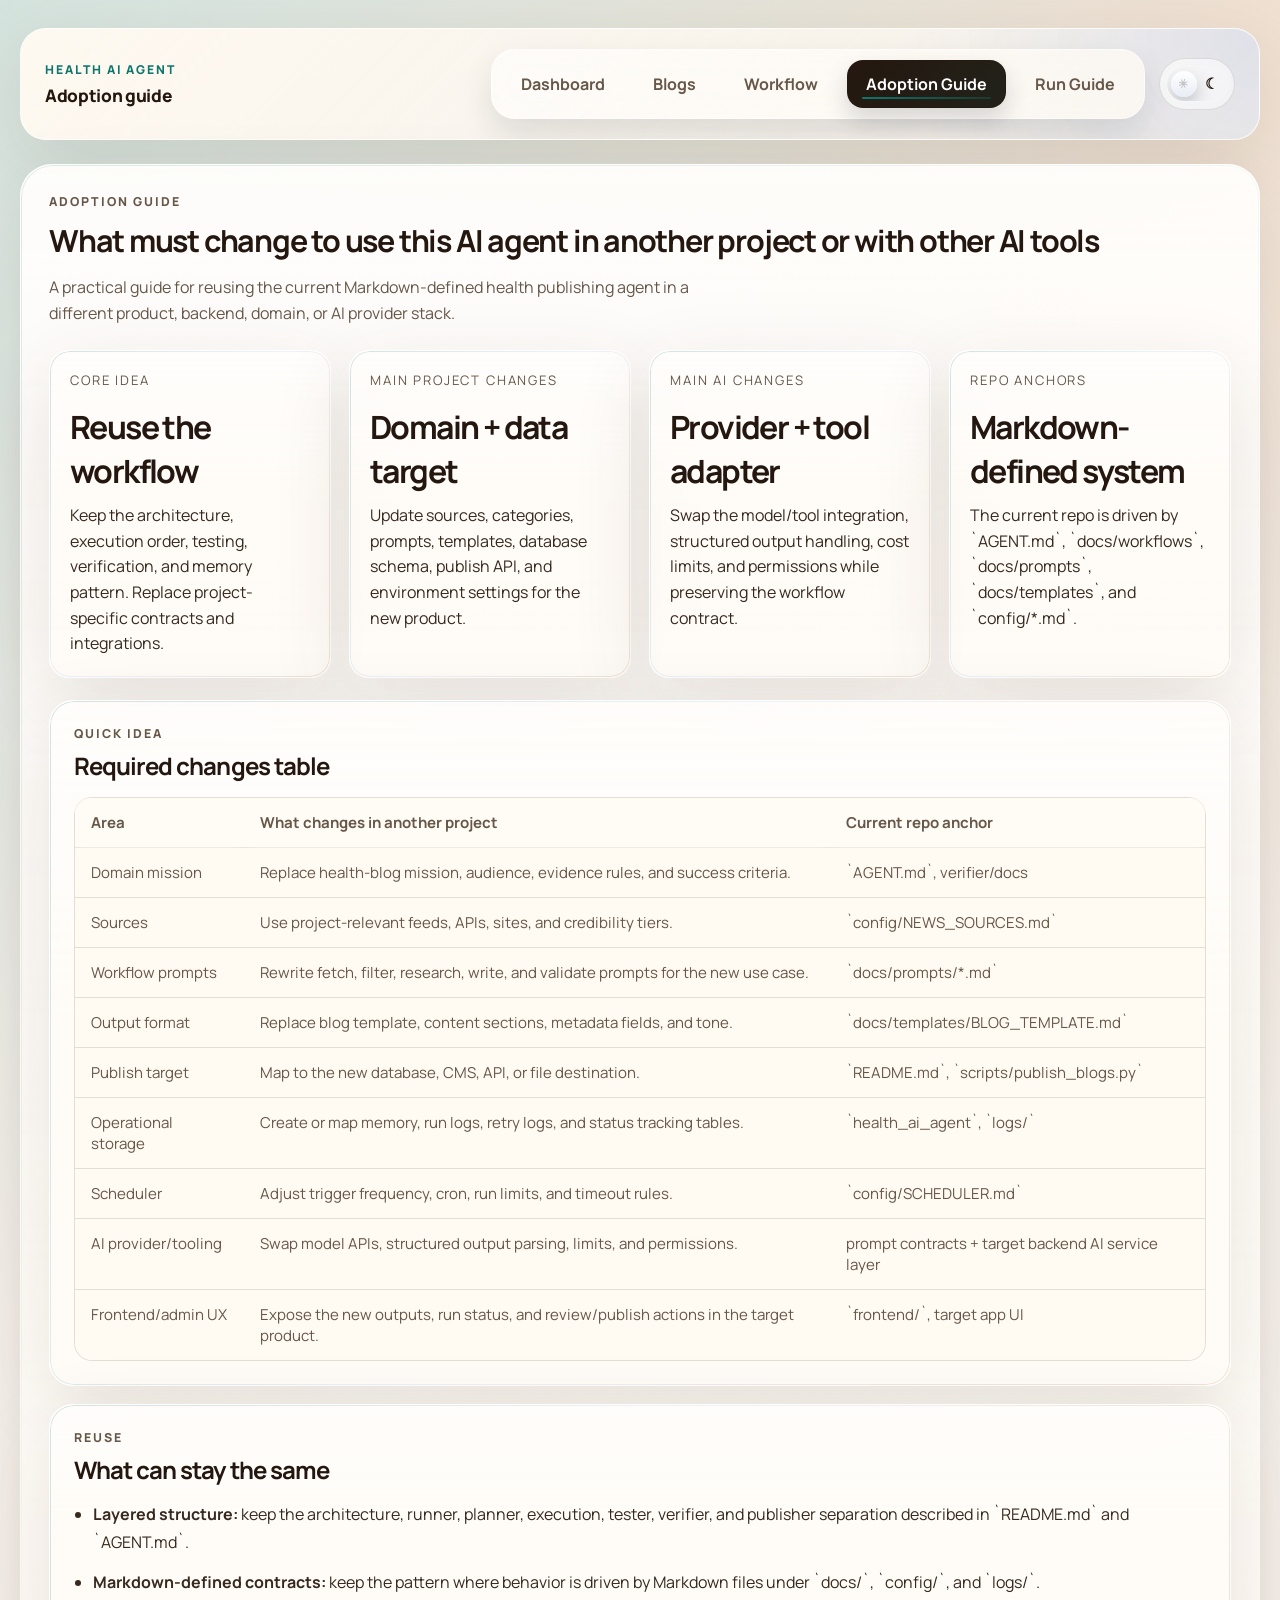
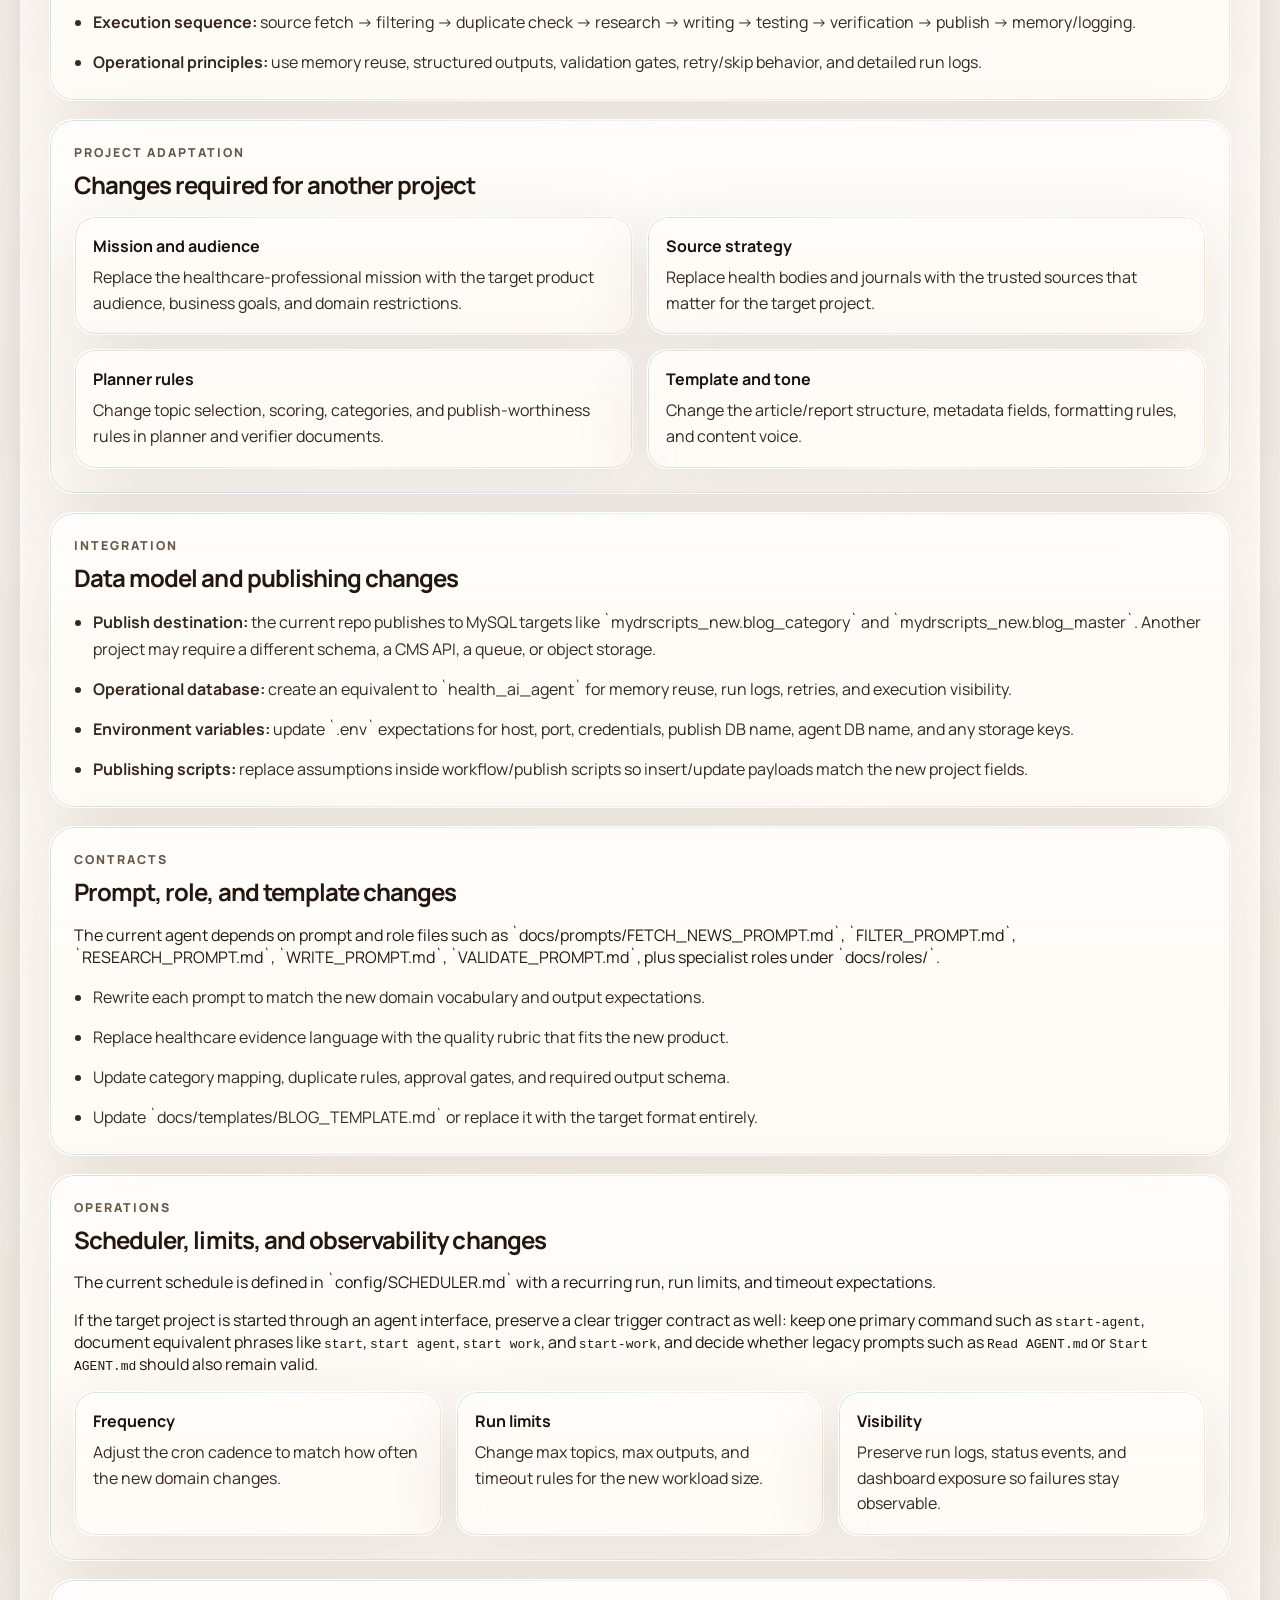
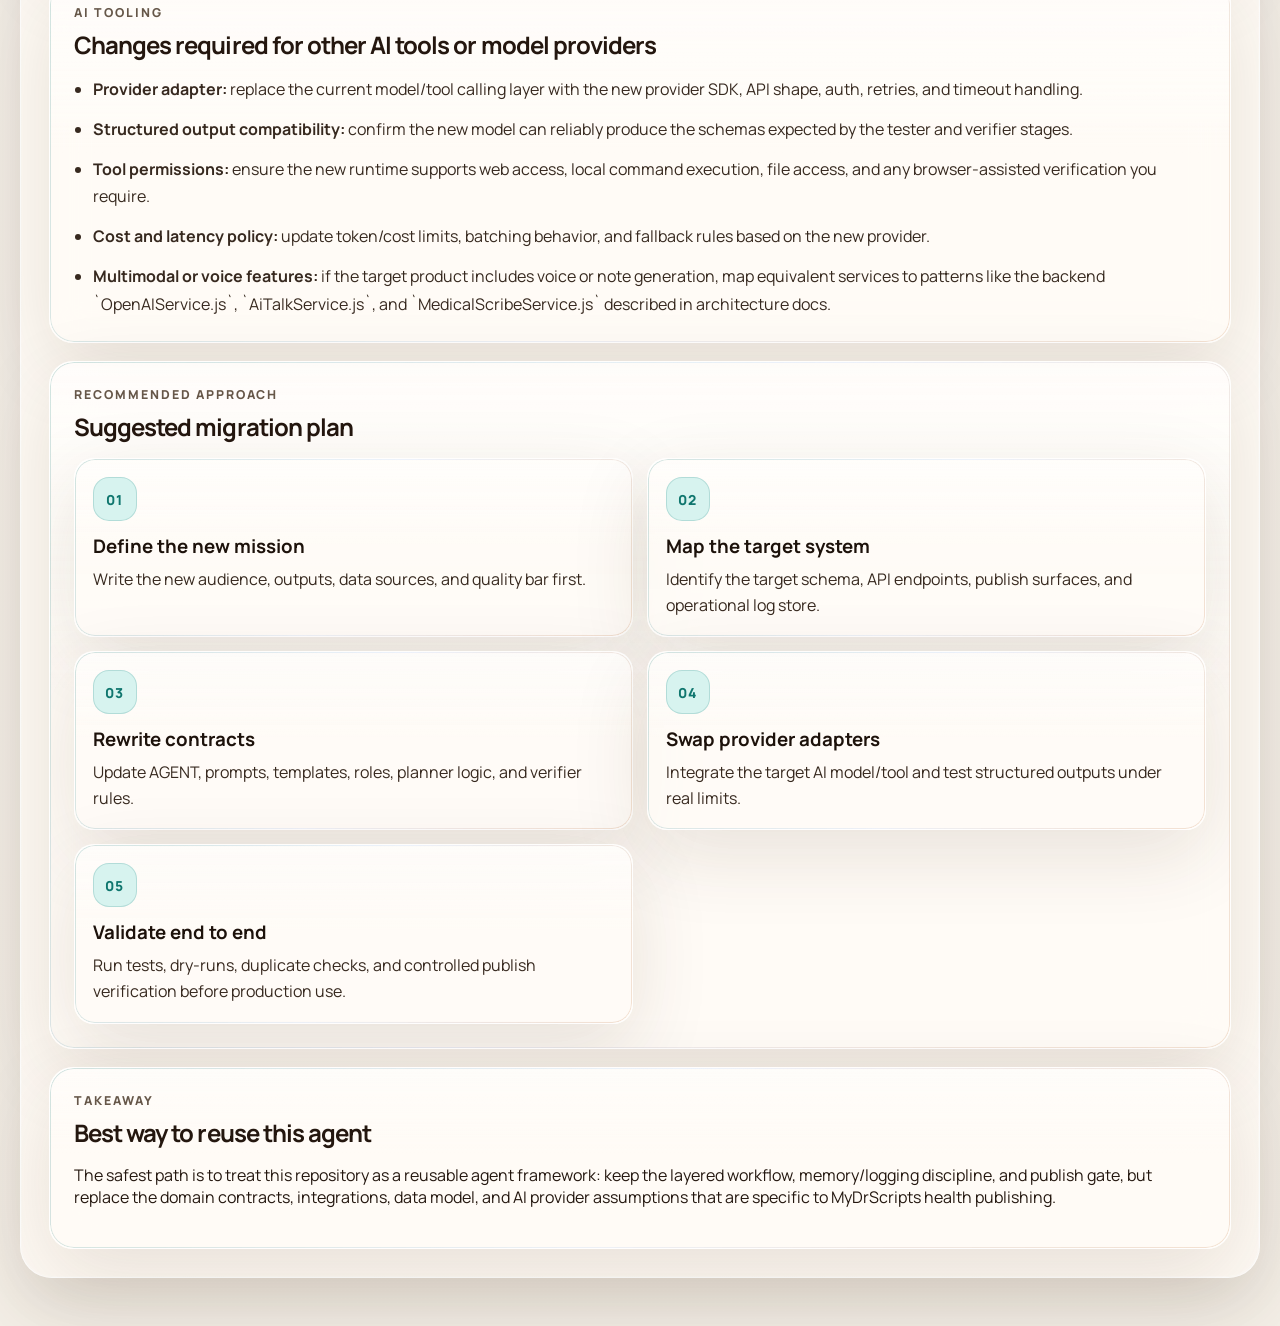
<file: frontend/agent-adoption-guide.html>
<!doctype html>
<html lang="en">
  <head>
    <meta charset="utf-8" />
    <meta name="viewport" content="width=device-width, initial-scale=1" />
    <title>Health AI Agent Adoption Guide</title>
    <script>
      (function () {
        try {
          const stored = localStorage.getItem("health-agent-theme");
          const prefersDark =
            window.matchMedia &&
            window.matchMedia("(prefers-color-scheme: dark)").matches;
          document.documentElement.dataset.theme =
            stored === "dark" || stored === "light"
              ? stored
              : prefersDark
                ? "dark"
                : "light";
        } catch (error) {
          document.documentElement.dataset.theme = "light";
        }
      })();
    </script>
    <link rel="preconnect" href="https://fonts.googleapis.com" />
    <link rel="preconnect" href="https://fonts.gstatic.com" crossorigin />
    <link
      href="https://fonts.googleapis.com/css2?family=Manrope:wght@400;500;600;700;800&display=swap"
      rel="stylesheet"
    />
    <link rel="stylesheet" href="/frontend/styles.css" />
  </head>

  <body data-page="agent-adoption-guide">
    <div class="shell">
      <div class="hero-stack">
        <header class="hero">
          <div class="app-header-brand">
            <span class="app-header-kicker">Health AI Agent</span>
            <strong>Adoption guide</strong>
          </div>
          <nav class="hero-nav">
            <div class="hero-nav-links">
              <a class="nav-link" href="/">Dashboard</a>
              <a class="nav-link" href="/frontend/blogs.html">Blogs</a>
              <a class="nav-link" href="/frontend/blog-workflow.html"
                >Workflow</a
              >
              <a
                class="nav-link active"
                href="/frontend/agent-adoption-guide.html"
                >Adoption Guide</a
              >
              <a class="nav-link" href="/frontend/run-guide.html">Run Guide</a>
            </div>
            <button
              class="theme-toggle"
              id="theme-toggle"
              type="button"
              aria-pressed="false"
              aria-label="Switch to dark mode"
            >
              <span class="theme-toggle-track" aria-hidden="true">
                <span class="theme-toggle-thumb"></span>
                <span class="theme-toggle-glyph theme-toggle-glyph-sun">☀</span>
                <span class="theme-toggle-glyph theme-toggle-glyph-moon"
                  >☾</span
                >
              </span>
            </button>
          </nav>
        </header>
        <div class="hero-divider" aria-hidden="true"></div>
      </div>

      <main class="page-content">
        <section class="page-intro">
          <p class="eyebrow">Adoption guide</p>
          <h1>
            What must change to use this AI agent in another project or with
            other AI tools
          </h1>
          <p class="hero-copy">
            A practical guide for reusing the current Markdown-defined health
            publishing agent in a different product, backend, domain, or AI
            provider stack.
          </p>
        </section>

        <section class="workflow-summary-strip">
          <article class="workflow-summary-card">
            <span class="label">Core idea</span>
            <strong>Reuse the workflow</strong>
            <p>
              Keep the architecture, execution order, testing, verification, and
              memory pattern. Replace project-specific contracts and
              integrations.
            </p>
          </article>
          <article class="workflow-summary-card">
            <span class="label">Main project changes</span>
            <strong>Domain + data target</strong>
            <p>
              Update sources, categories, prompts, templates, database schema,
              publish API, and environment settings for the new product.
            </p>
          </article>
          <article class="workflow-summary-card">
            <span class="label">Main AI changes</span>
            <strong>Provider + tool adapter</strong>
            <p>
              Swap the model/tool integration, structured output handling, cost
              limits, and permissions while preserving the workflow contract.
            </p>
          </article>
          <article class="workflow-summary-card">
            <span class="label">Repo anchors</span>
            <strong>Markdown-defined system</strong>
            <p>
              The current repo is driven by `AGENT.md`, `docs/workflows`,
              `docs/prompts`, `docs/templates`, and `config/*.md`.
            </p>
          </article>
        </section>

        <section class="workflow-layout workflow-layout--single">
          <div class="workflow-content">
            <article class="panel workflow-section" id="quick-changes-table">
              <div class="panel-head">
                <div>
                  <p class="eyebrow">Quick idea</p>
                  <h2>Required changes table</h2>
                </div>
              </div>
              <div class="table-wrap workflow-table-wrap">
                <table>
                  <thead>
                    <tr>
                      <th>Area</th>
                      <th>What changes in another project</th>
                      <th>Current repo anchor</th>
                    </tr>
                  </thead>
                  <tbody>
                    <tr>
                      <td>Domain mission</td>
                      <td>
                        Replace health-blog mission, audience, evidence rules,
                        and success criteria.
                      </td>
                      <td>`AGENT.md`, verifier/docs</td>
                    </tr>
                    <tr>
                      <td>Sources</td>
                      <td>
                        Use project-relevant feeds, APIs, sites, and credibility
                        tiers.
                      </td>
                      <td>`config/NEWS_SOURCES.md`</td>
                    </tr>
                    <tr>
                      <td>Workflow prompts</td>
                      <td>
                        Rewrite fetch, filter, research, write, and validate
                        prompts for the new use case.
                      </td>
                      <td>`docs/prompts/*.md`</td>
                    </tr>
                    <tr>
                      <td>Output format</td>
                      <td>
                        Replace blog template, content sections, metadata
                        fields, and tone.
                      </td>
                      <td>`docs/templates/BLOG_TEMPLATE.md`</td>
                    </tr>
                    <tr>
                      <td>Publish target</td>
                      <td>
                        Map to the new database, CMS, API, or file destination.
                      </td>
                      <td>`README.md`, `scripts/publish_blogs.py`</td>
                    </tr>
                    <tr>
                      <td>Operational storage</td>
                      <td>
                        Create or map memory, run logs, retry logs, and status
                        tracking tables.
                      </td>
                      <td>`health_ai_agent`, `logs/`</td>
                    </tr>
                    <tr>
                      <td>Scheduler</td>
                      <td>
                        Adjust trigger frequency, cron, run limits, and timeout
                        rules.
                      </td>
                      <td>`config/SCHEDULER.md`</td>
                    </tr>
                    <tr>
                      <td>AI provider/tooling</td>
                      <td>
                        Swap model APIs, structured output parsing, limits, and
                        permissions.
                      </td>
                      <td>
                        prompt contracts + target backend AI service layer
                      </td>
                    </tr>
                    <tr>
                      <td>Frontend/admin UX</td>
                      <td>
                        Expose the new outputs, run status, and review/publish
                        actions in the target product.
                      </td>
                      <td>`frontend/`, target app UI</td>
                    </tr>
                  </tbody>
                </table>
              </div>
            </article>

            <article class="panel workflow-section" id="what-stays-the-same">
              <div class="panel-head">
                <div>
                  <p class="eyebrow">Reuse</p>
                  <h2>What can stay the same</h2>
                </div>
              </div>
              <ul class="workflow-bullet-list">
                <li>
                  <strong>Layered structure:</strong> keep the architecture,
                  runner, planner, execution, tester, verifier, and publisher
                  separation described in `README.md` and `AGENT.md`.
                </li>
                <li>
                  <strong>Markdown-defined contracts:</strong> keep the pattern
                  where behavior is driven by Markdown files under `docs/`,
                  `config/`, and `logs/`.
                </li>
                <li>
                  <strong>Execution sequence:</strong> source fetch → filtering
                  → duplicate check → research → writing → testing →
                  verification → publish → memory/logging.
                </li>
                <li>
                  <strong>Operational principles:</strong> use memory reuse,
                  structured outputs, validation gates, retry/skip behavior, and
                  detailed run logs.
                </li>
              </ul>
            </article>

            <article
              class="panel workflow-section"
              id="project-specific-changes"
            >
              <div class="panel-head">
                <div>
                  <p class="eyebrow">Project adaptation</p>
                  <h2>Changes required for another project</h2>
                </div>
              </div>
              <div class="workflow-card-grid two-up">
                <article class="workflow-mini-card">
                  <strong>Mission and audience</strong>
                  <p>
                    Replace the healthcare-professional mission with the target
                    product audience, business goals, and domain restrictions.
                  </p>
                </article>
                <article class="workflow-mini-card">
                  <strong>Source strategy</strong>
                  <p>
                    Replace health bodies and journals with the trusted sources
                    that matter for the target project.
                  </p>
                </article>
                <article class="workflow-mini-card">
                  <strong>Planner rules</strong>
                  <p>
                    Change topic selection, scoring, categories, and
                    publish-worthiness rules in planner and verifier documents.
                  </p>
                </article>
                <article class="workflow-mini-card">
                  <strong>Template and tone</strong>
                  <p>
                    Change the article/report structure, metadata fields,
                    formatting rules, and content voice.
                  </p>
                </article>
              </div>
            </article>

            <article class="panel workflow-section" id="data-and-publishing">
              <div class="panel-head">
                <div>
                  <p class="eyebrow">Integration</p>
                  <h2>Data model and publishing changes</h2>
                </div>
              </div>
              <ul class="workflow-bullet-list">
                <li>
                  <strong>Publish destination:</strong> the current repo
                  publishes to MySQL targets like
                  `mydrscripts_new.blog_category` and
                  `mydrscripts_new.blog_master`. Another project may require a
                  different schema, a CMS API, a queue, or object storage.
                </li>
                <li>
                  <strong>Operational database:</strong> create an equivalent to
                  `health_ai_agent` for memory reuse, run logs, retries, and
                  execution visibility.
                </li>
                <li>
                  <strong>Environment variables:</strong> update `.env`
                  expectations for host, port, credentials, publish DB name,
                  agent DB name, and any storage keys.
                </li>
                <li>
                  <strong>Publishing scripts:</strong> replace assumptions
                  inside workflow/publish scripts so insert/update payloads
                  match the new project fields.
                </li>
              </ul>
            </article>

            <article
              class="panel workflow-section"
              id="prompt-and-template-changes"
            >
              <div class="panel-head">
                <div>
                  <p class="eyebrow">Contracts</p>
                  <h2>Prompt, role, and template changes</h2>
                </div>
              </div>
              <p>
                The current agent depends on prompt and role files such as
                `docs/prompts/FETCH_NEWS_PROMPT.md`, `FILTER_PROMPT.md`,
                `RESEARCH_PROMPT.md`, `WRITE_PROMPT.md`, `VALIDATE_PROMPT.md`,
                plus specialist roles under `docs/roles/`.
              </p>
              <ul class="workflow-bullet-list">
                <li>
                  Rewrite each prompt to match the new domain vocabulary and
                  output expectations.
                </li>
                <li>
                  Replace healthcare evidence language with the quality rubric
                  that fits the new product.
                </li>
                <li>
                  Update category mapping, duplicate rules, approval gates, and
                  required output schema.
                </li>
                <li>
                  Update `docs/templates/BLOG_TEMPLATE.md` or replace it with
                  the target format entirely.
                </li>
              </ul>
            </article>

            <article
              class="panel workflow-section"
              id="scheduler-and-operations"
            >
              <div class="panel-head">
                <div>
                  <p class="eyebrow">Operations</p>
                  <h2>Scheduler, limits, and observability changes</h2>
                </div>
              </div>
              <p>
                The current schedule is defined in `config/SCHEDULER.md` with a
                recurring run, run limits, and timeout expectations.
              </p>
              <p>
                If the target project is started through an agent interface,
                preserve a clear trigger contract as well: keep one primary
                command such as <code>start-agent</code>, document equivalent
                phrases like <code>start</code>, <code>start agent</code>,
                <code>start work</code>, and <code>start-work</code>, and decide
                whether legacy prompts such as <code>Read AGENT.md</code> or
                <code>Start AGENT.md</code> should also remain valid.
              </p>
              <div class="workflow-card-grid three-up">
                <article class="workflow-mini-card">
                  <strong>Frequency</strong>
                  <p>
                    Adjust the cron cadence to match how often the new domain
                    changes.
                  </p>
                </article>
                <article class="workflow-mini-card">
                  <strong>Run limits</strong>
                  <p>
                    Change max topics, max outputs, and timeout rules for the
                    new workload size.
                  </p>
                </article>
                <article class="workflow-mini-card">
                  <strong>Visibility</strong>
                  <p>
                    Preserve run logs, status events, and dashboard exposure so
                    failures stay observable.
                  </p>
                </article>
              </div>
            </article>

            <article class="panel workflow-section" id="other-ai-tools">
              <div class="panel-head">
                <div>
                  <p class="eyebrow">AI tooling</p>
                  <h2>
                    Changes required for other AI tools or model providers
                  </h2>
                </div>
              </div>
              <ul class="workflow-bullet-list">
                <li>
                  <strong>Provider adapter:</strong> replace the current
                  model/tool calling layer with the new provider SDK, API shape,
                  auth, retries, and timeout handling.
                </li>
                <li>
                  <strong>Structured output compatibility:</strong> confirm the
                  new model can reliably produce the schemas expected by the
                  tester and verifier stages.
                </li>
                <li>
                  <strong>Tool permissions:</strong> ensure the new runtime
                  supports web access, local command execution, file access, and
                  any browser-assisted verification you require.
                </li>
                <li>
                  <strong>Cost and latency policy:</strong> update token/cost
                  limits, batching behavior, and fallback rules based on the new
                  provider.
                </li>
                <li>
                  <strong>Multimodal or voice features:</strong> if the target
                  product includes voice or note generation, map equivalent
                  services to patterns like the backend `OpenAIService.js`,
                  `AiTalkService.js`, and `MedicalScribeService.js` described in
                  architecture docs.
                </li>
              </ul>
            </article>

            <article class="panel workflow-section" id="migration-plan">
              <div class="panel-head">
                <div>
                  <p class="eyebrow">Recommended approach</p>
                  <h2>Suggested migration plan</h2>
                </div>
              </div>
              <div class="workflow-steps-grid">
                <article class="workflow-step-card">
                  <span class="workflow-step-index">01</span>
                  <h3>Define the new mission</h3>
                  <p>
                    Write the new audience, outputs, data sources, and quality
                    bar first.
                  </p>
                </article>
                <article class="workflow-step-card">
                  <span class="workflow-step-index">02</span>
                  <h3>Map the target system</h3>
                  <p>
                    Identify the target schema, API endpoints, publish surfaces,
                    and operational log store.
                  </p>
                </article>
                <article class="workflow-step-card">
                  <span class="workflow-step-index">03</span>
                  <h3>Rewrite contracts</h3>
                  <p>
                    Update AGENT, prompts, templates, roles, planner logic, and
                    verifier rules.
                  </p>
                </article>
                <article class="workflow-step-card">
                  <span class="workflow-step-index">04</span>
                  <h3>Swap provider adapters</h3>
                  <p>
                    Integrate the target AI model/tool and test structured
                    outputs under real limits.
                  </p>
                </article>
                <article class="workflow-step-card">
                  <span class="workflow-step-index">05</span>
                  <h3>Validate end to end</h3>
                  <p>
                    Run tests, dry-runs, duplicate checks, and controlled
                    publish verification before production use.
                  </p>
                </article>
              </div>
            </article>

            <article class="panel workflow-section" id="final-recommendation">
              <div class="panel-head">
                <div>
                  <p class="eyebrow">Takeaway</p>
                  <h2>Best way to reuse this agent</h2>
                </div>
              </div>
              <p>
                The safest path is to treat this repository as a reusable agent
                framework: keep the layered workflow, memory/logging discipline,
                and publish gate, but replace the domain contracts,
                integrations, data model, and AI provider assumptions that are
                specific to MyDrScripts health publishing.
              </p>
            </article>
          </div>
        </section>
      </main>
    </div>

    <script src="/frontend/app.js"></script>
  </body>
</html>
</file>
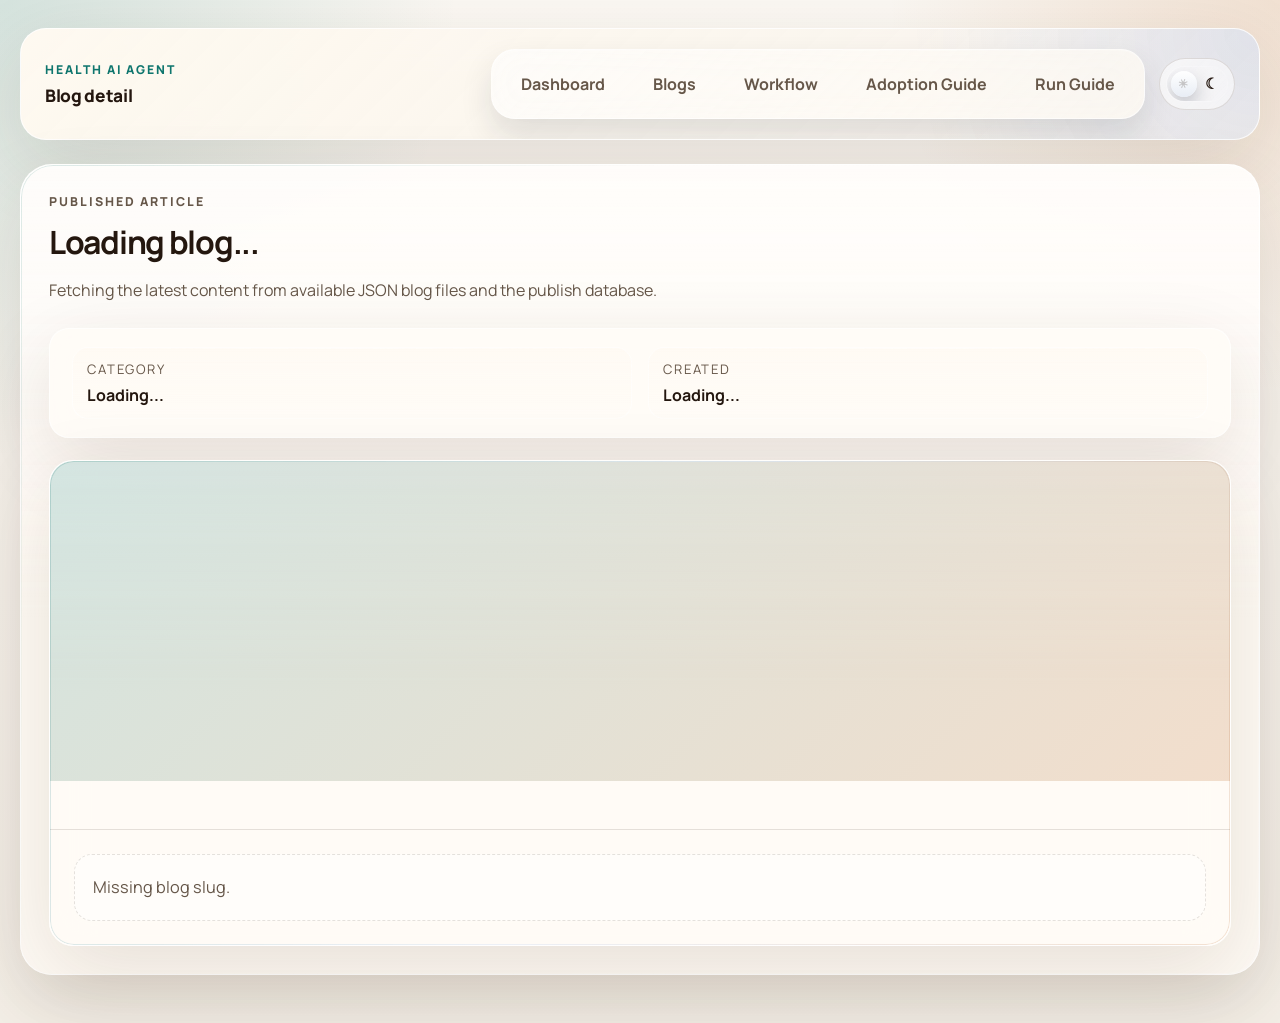
<file: frontend/blog-detail.html>
<!doctype html>
<html lang="en">
  <head>
    <meta charset="utf-8" />
    <meta name="viewport" content="width=device-width, initial-scale=1" />
    <title>Health AI Agent Blog Detail</title>
    <script>
      (function () {
        try {
          const stored = localStorage.getItem("health-agent-theme");
          const prefersDark =
            window.matchMedia &&
            window.matchMedia("(prefers-color-scheme: dark)").matches;
          document.documentElement.dataset.theme =
            stored === "dark" || stored === "light"
              ? stored
              : prefersDark
                ? "dark"
                : "light";
        } catch (error) {
          document.documentElement.dataset.theme = "light";
        }
      })();
    </script>
    <link rel="preconnect" href="https://fonts.googleapis.com" />
    <link rel="preconnect" href="https://fonts.gstatic.com" crossorigin />
    <link
      href="https://fonts.googleapis.com/css2?family=Manrope:wght@400;500;600;700;800&display=swap"
      rel="stylesheet"
    />
    <link rel="stylesheet" href="/frontend/styles.css" />
  </head>

  <body data-page="blog-detail">
    <div class="shell">
      <div class="hero-stack">
        <header class="hero">
          <div class="app-header-brand">
            <span class="app-header-kicker">Health AI Agent</span>
            <strong>Blog detail</strong>
          </div>
          <nav class="hero-nav">
            <div class="hero-nav-links">
              <a class="nav-link" href="/">Dashboard</a>
              <a class="nav-link" href="/frontend/blogs.html">Blogs</a>
              <a class="nav-link" href="/frontend/blog-workflow.html"
                >Workflow</a
              >
              <a class="nav-link" href="/frontend/agent-adoption-guide.html"
                >Adoption Guide</a
              >
              <a class="nav-link" href="/frontend/run-guide.html">Run Guide</a>
            </div>
            <button
              class="theme-toggle"
              id="theme-toggle"
              type="button"
              aria-pressed="false"
              aria-label="Switch to dark mode"
            >
              <span class="theme-toggle-track" aria-hidden="true">
                <span class="theme-toggle-thumb"></span>
                <span class="theme-toggle-glyph theme-toggle-glyph-sun">☀</span>
                <span class="theme-toggle-glyph theme-toggle-glyph-moon"
                  >☾</span
                >
              </span>
            </button>
          </nav>
        </header>
        <div class="hero-divider" aria-hidden="true"></div>
      </div>

      <main class="page-content">
        <section class="page-intro">
          <p class="eyebrow">Published article</p>
          <h1 id="detail-title">Loading blog...</h1>
          <p class="hero-copy" id="detail-summary">
            Fetching the latest content from available JSON blog files and the publish database.
          </p>
        </section>

        <section class="status-strip">
          <div>
            <span class="label">Category</span>
            <strong id="detail-category">Loading...</strong>
          </div>
          <div>
            <span class="label">Created</span>
            <strong id="detail-created">Loading...</strong>
          </div>
        </section>

        <article class="detail-layout">
          <div class="detail-main panel">
            <div class="detail-media" id="detail-media"></div>
            <div class="detail-actions" id="detail-actions"></div>
            <div class="detail-content" id="detail-content"></div>
          </div>
        </article>
      </main>
    </div>

    <template id="empty-state-template">
      <div class="empty-state">No data available.</div>
    </template>

    <script src="/frontend/app.js"></script>
  </body>
</html>
</file>
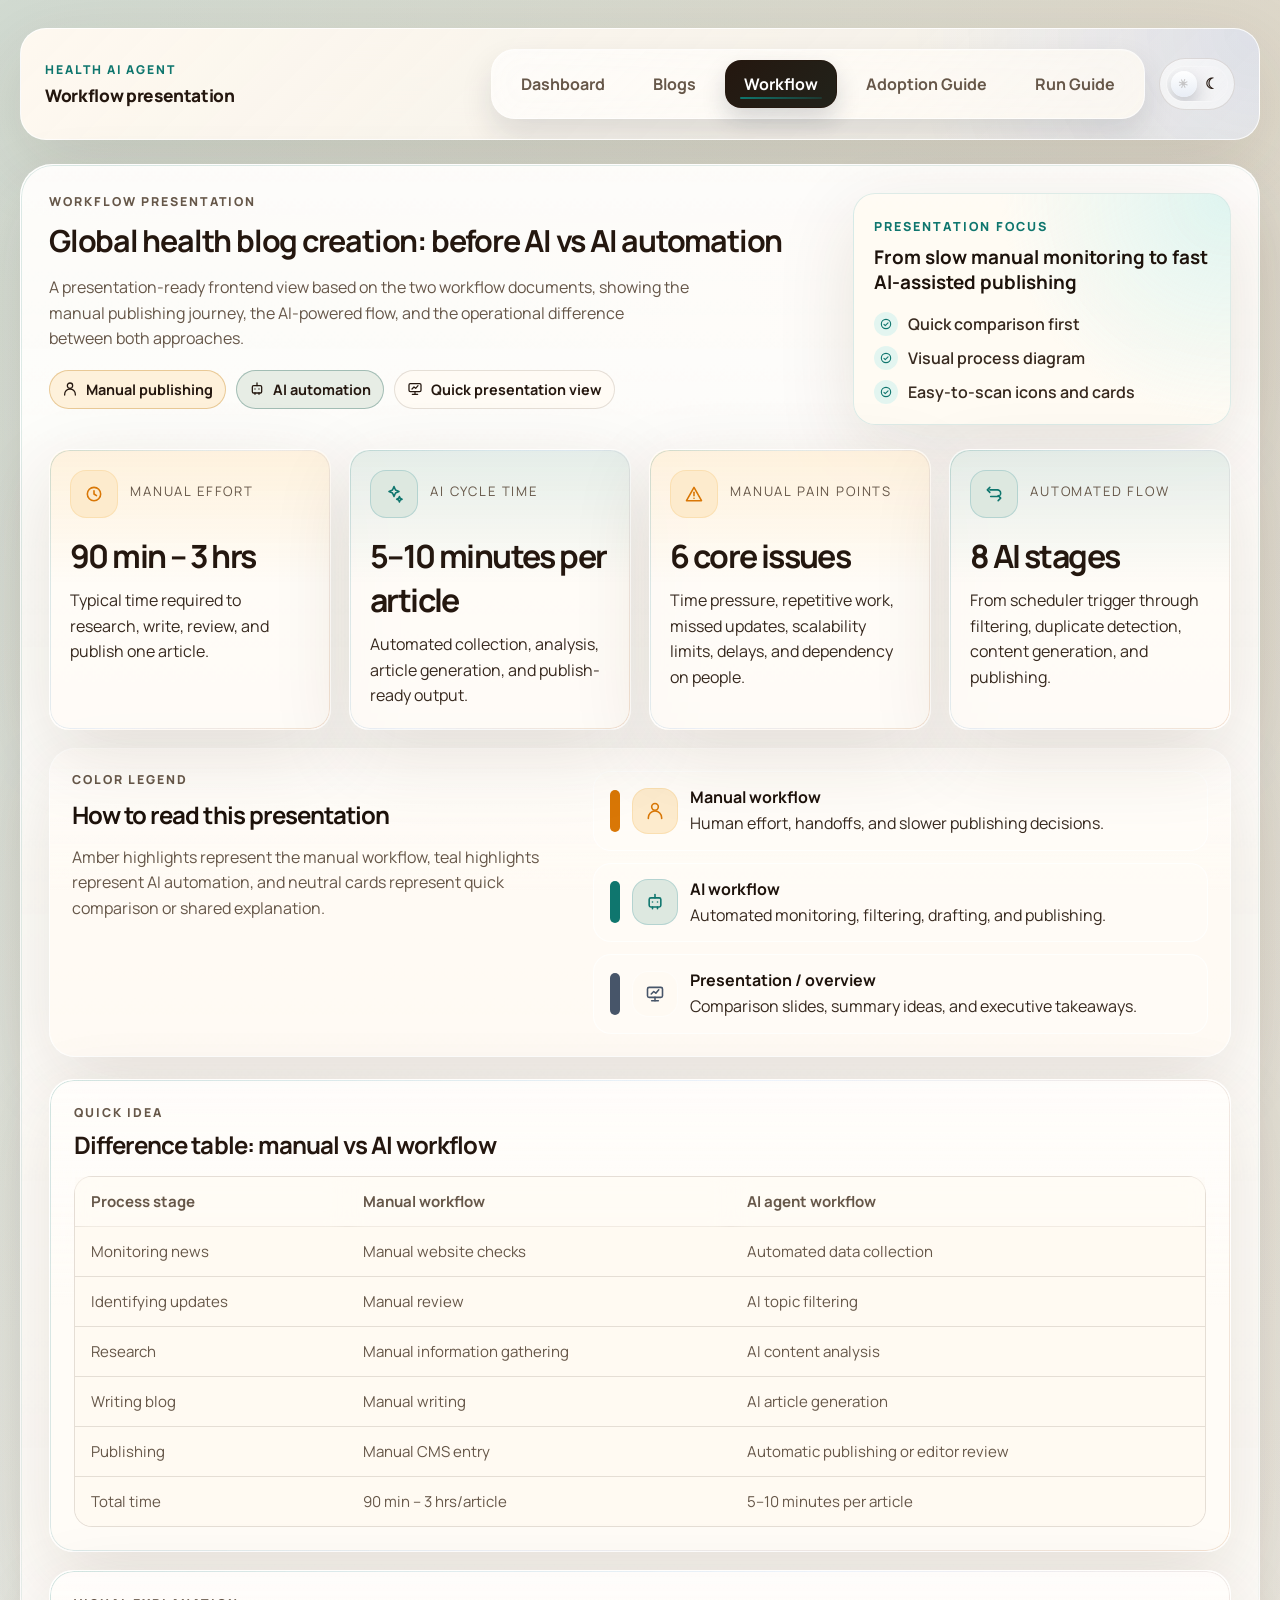
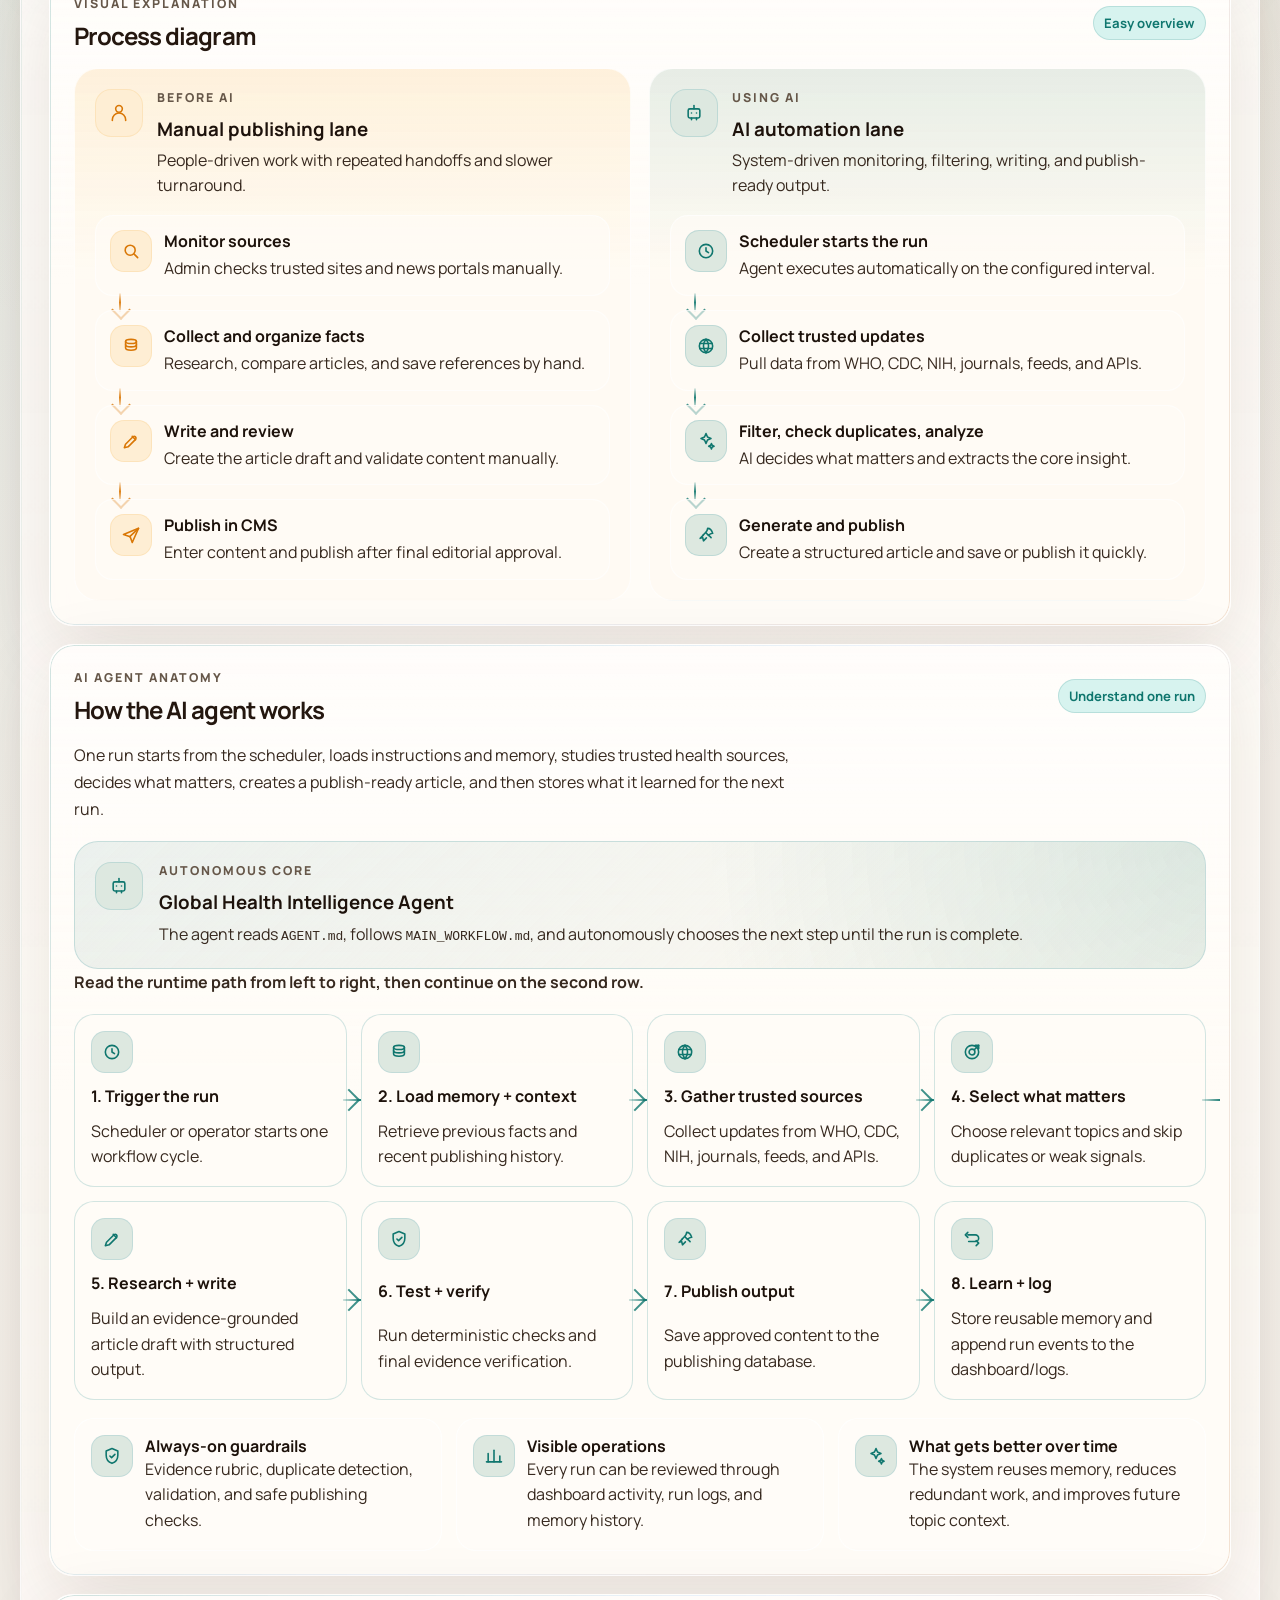
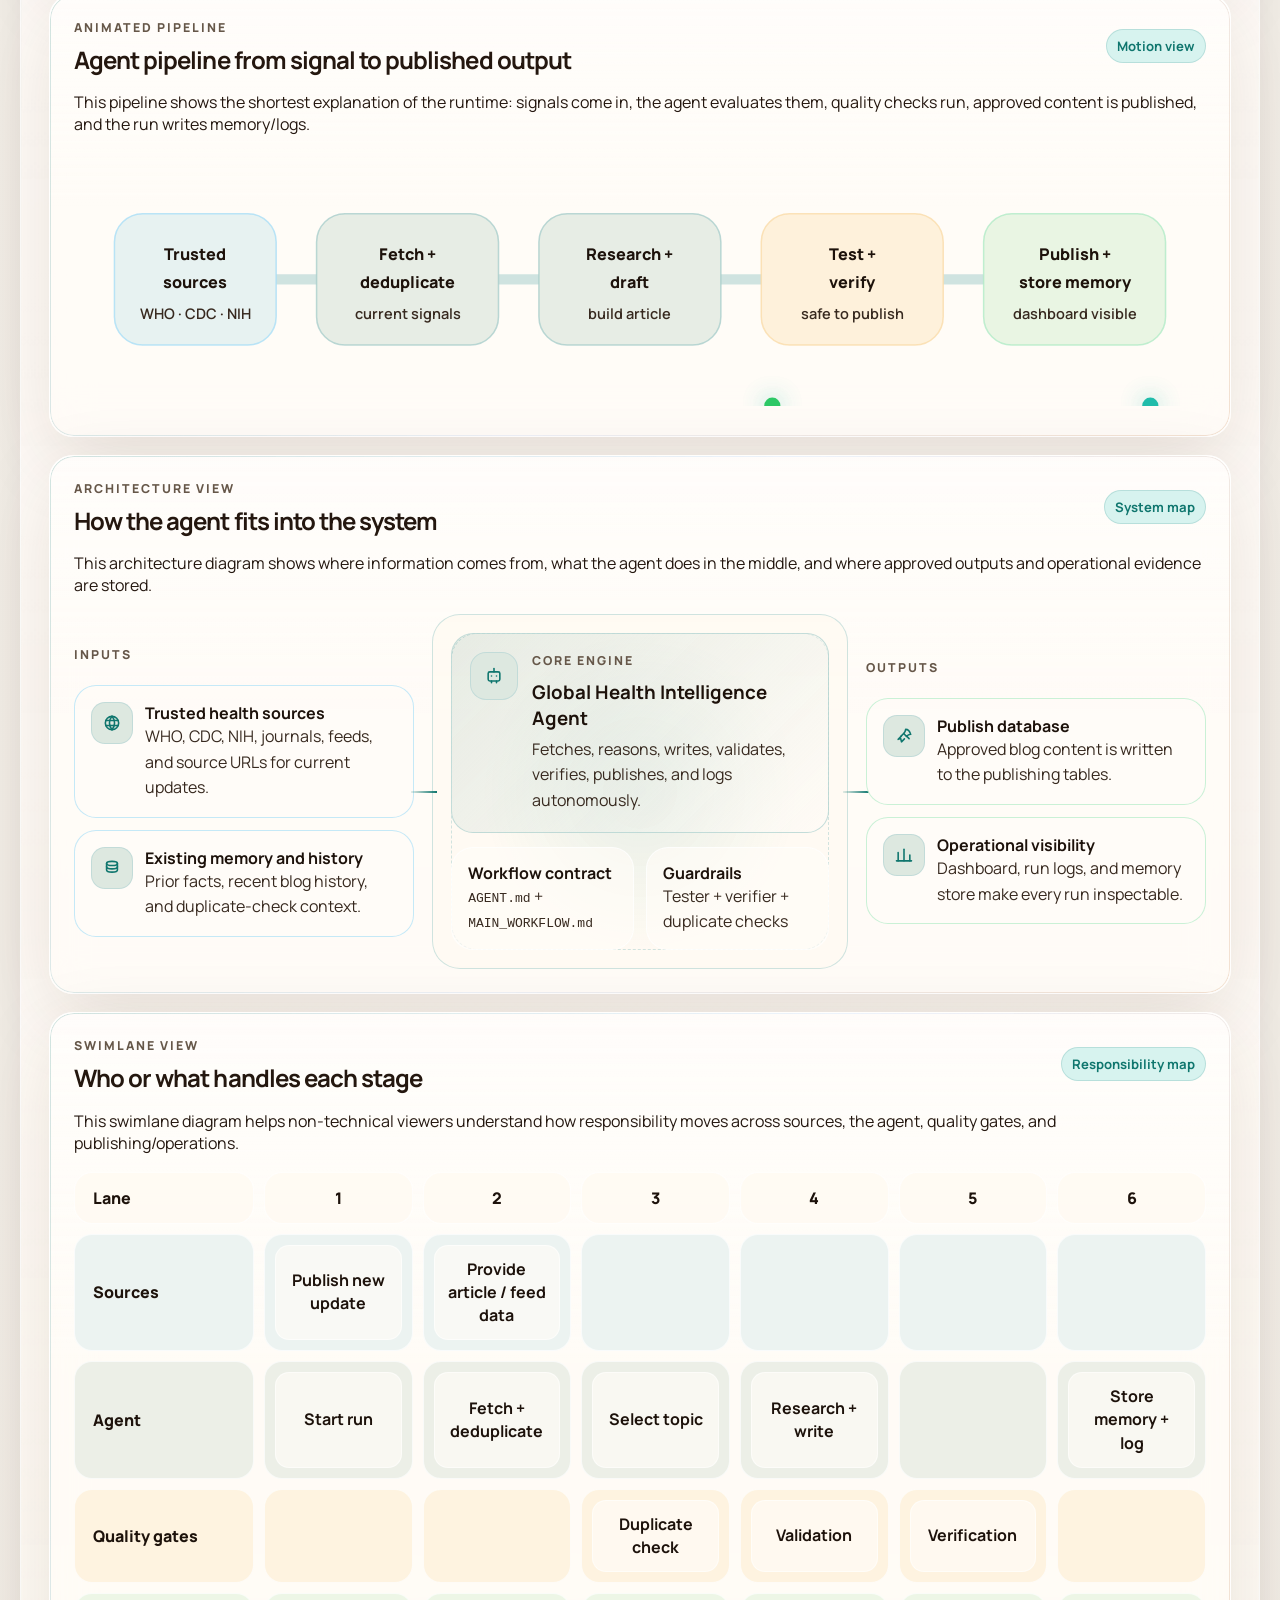
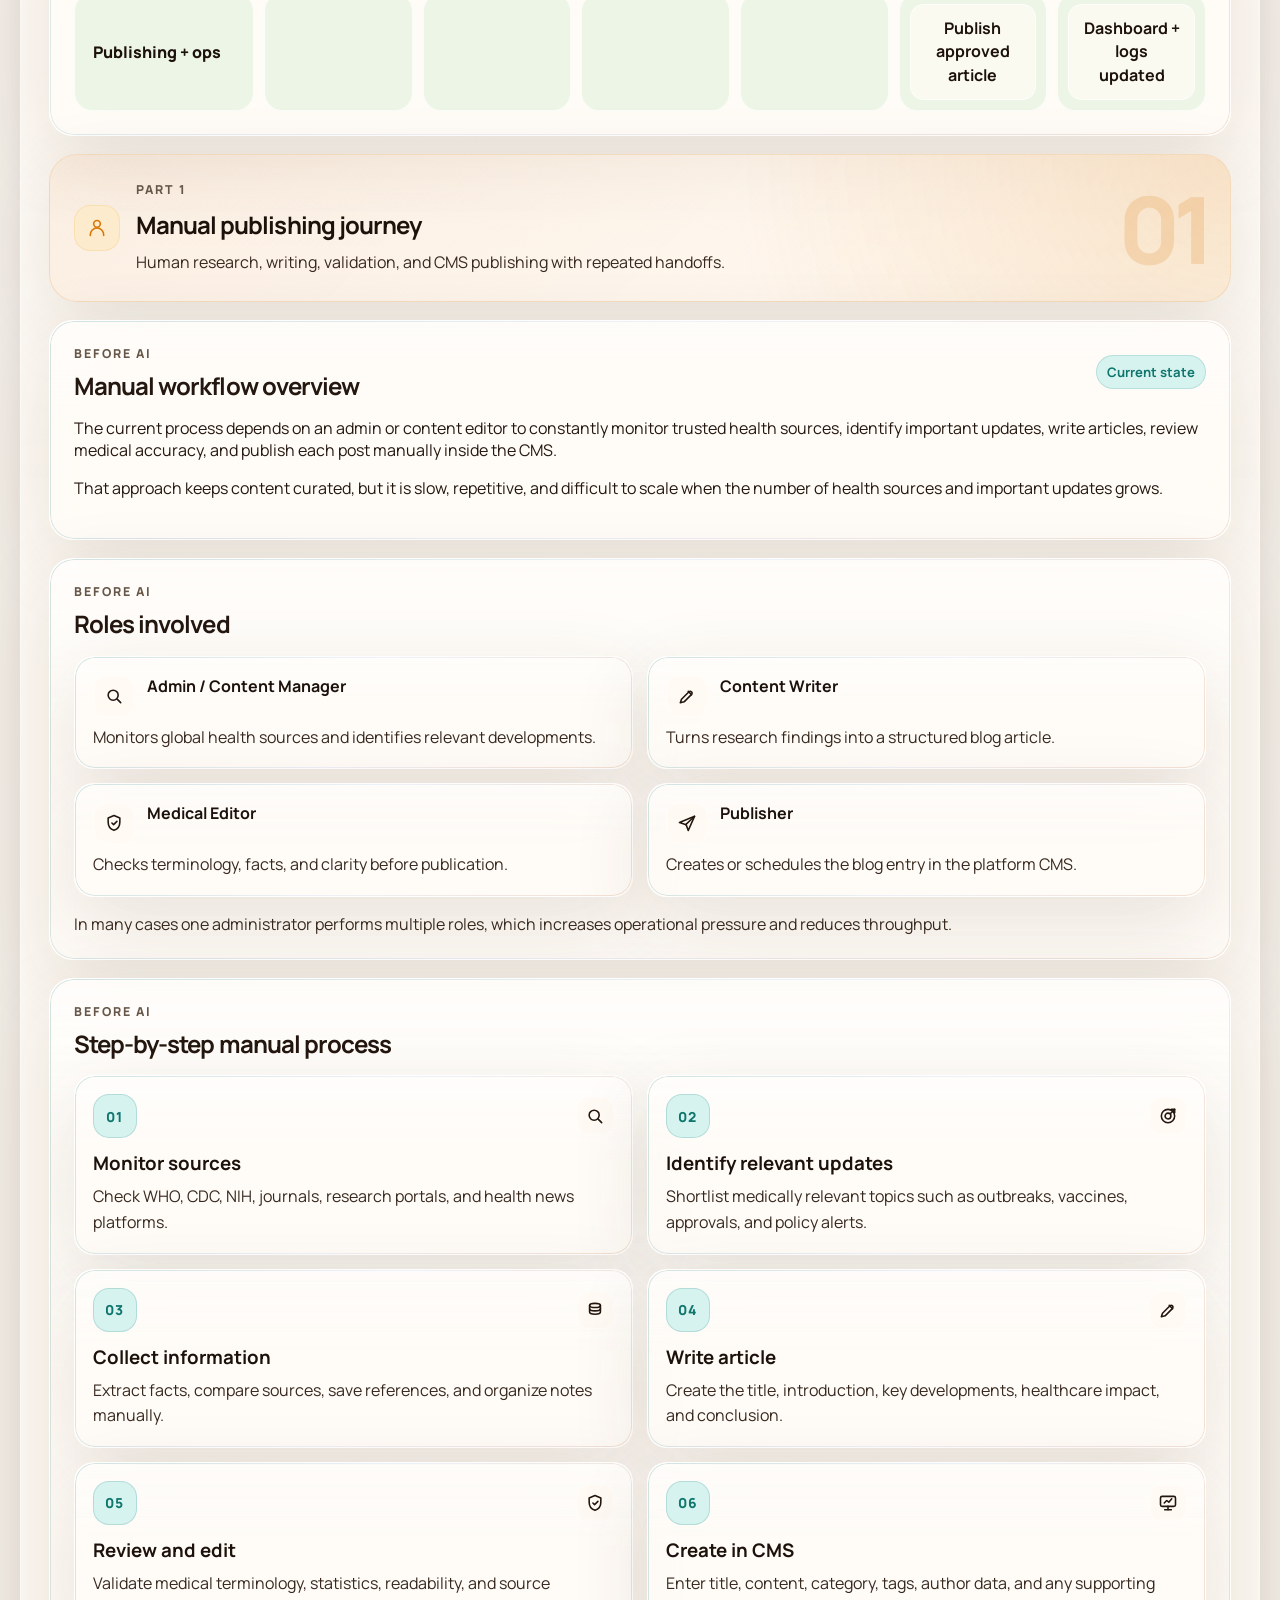
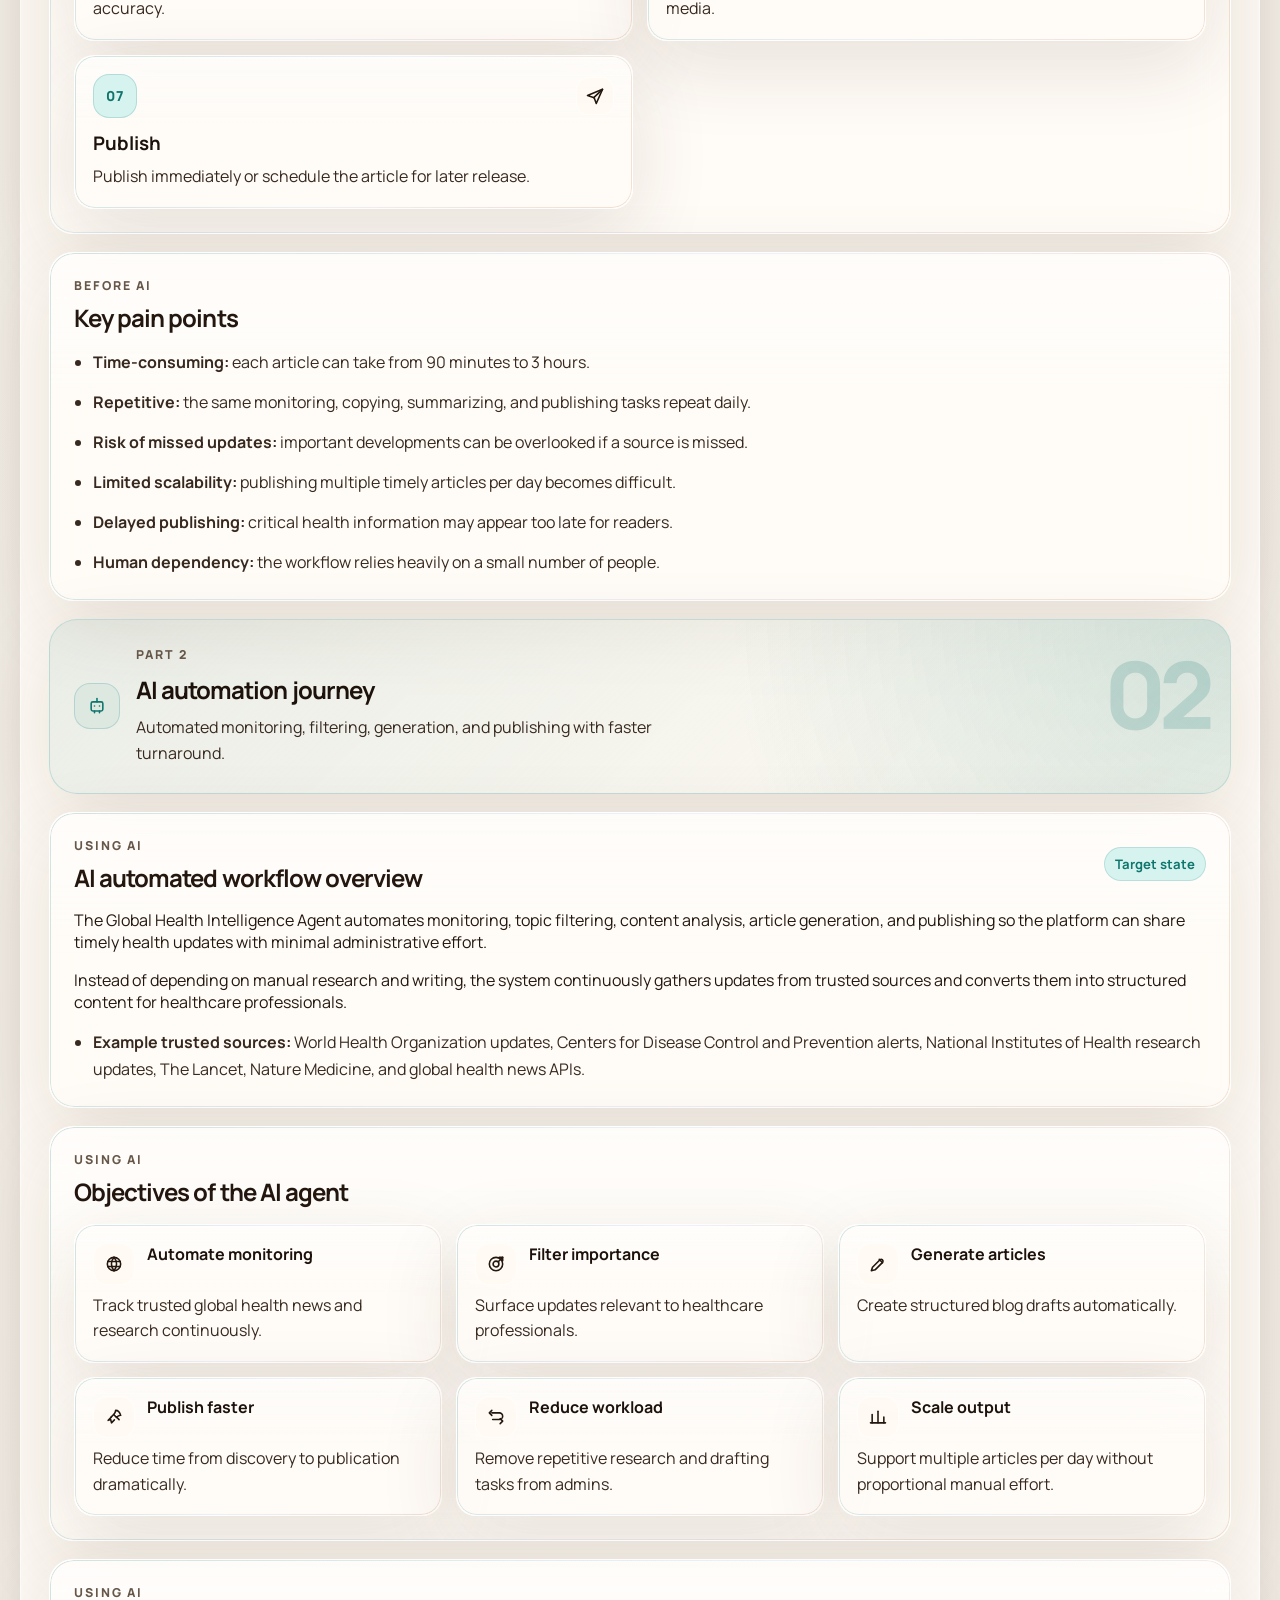
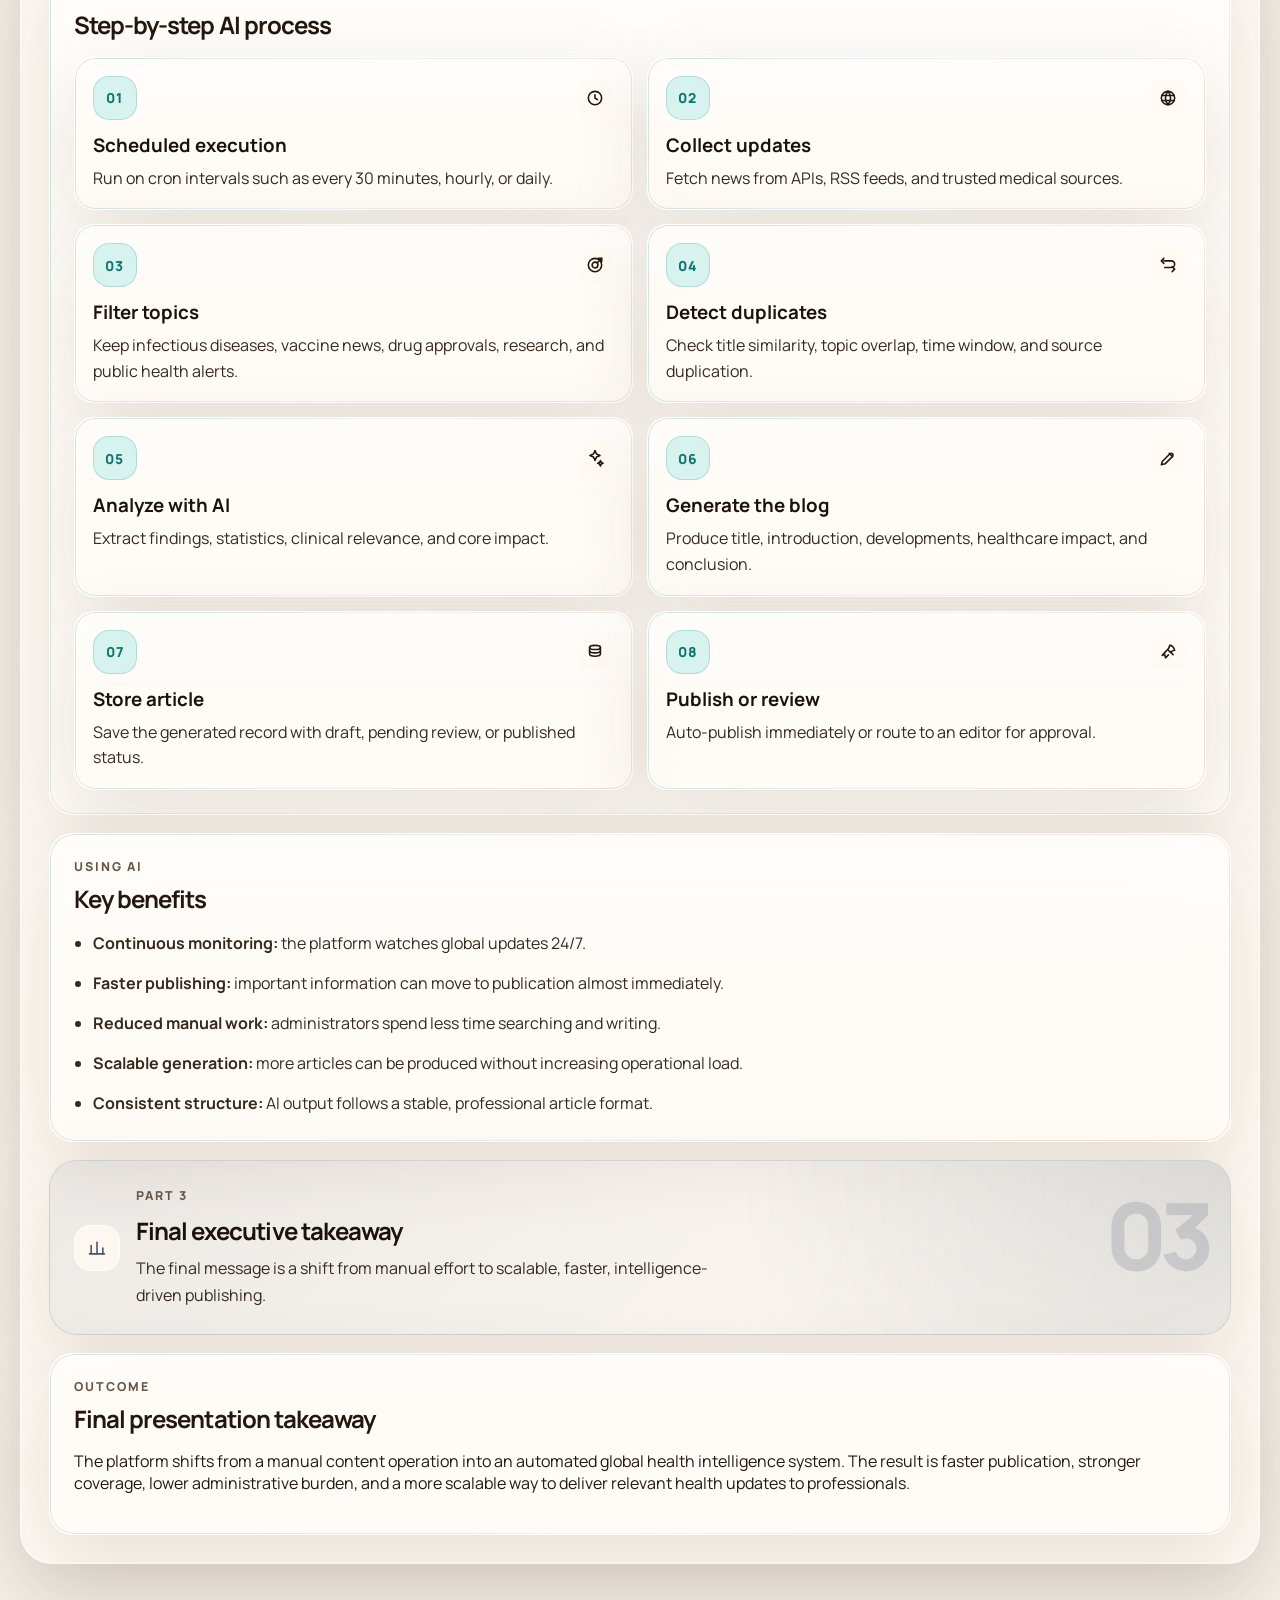
<file: frontend/blog-workflow.html>
<!doctype html>
<html lang="en">
  <head>
    <meta charset="utf-8" />
    <meta name="viewport" content="width=device-width, initial-scale=1" />
    <title>Health AI Agent Workflow Presentation</title>
    <script>
      (function () {
        try {
          const stored = localStorage.getItem("health-agent-theme");
          const prefersDark =
            window.matchMedia &&
            window.matchMedia("(prefers-color-scheme: dark)").matches;
          document.documentElement.dataset.theme =
            stored === "dark" || stored === "light"
              ? stored
              : prefersDark
                ? "dark"
                : "light";
        } catch (error) {
          document.documentElement.dataset.theme = "light";
        }
      })();
    </script>
    <link rel="preconnect" href="https://fonts.googleapis.com" />
    <link rel="preconnect" href="https://fonts.gstatic.com" crossorigin />
    <link
      href="https://fonts.googleapis.com/css2?family=Manrope:wght@400;500;600;700;800&display=swap"
      rel="stylesheet"
    />
    <link rel="stylesheet" href="/frontend/styles.css" />
  </head>

  <body data-page="blog-workflow">
    <svg class="workflow-sprite" aria-hidden="true" focusable="false">
      <symbol id="wf-icon-user" viewBox="0 0 24 24">
        <circle cx="12" cy="7" r="4"></circle>
        <path d="M4 21v-1a8 8 0 0 1 16 0v1"></path>
      </symbol>
      <symbol id="wf-icon-bot" viewBox="0 0 24 24">
        <rect x="5" y="7" width="14" height="11" rx="2"></rect>
        <path d="M12 3v4"></path>
        <path d="M9 12h.01"></path>
        <path d="M15 12h.01"></path>
        <path d="M9 18v2"></path>
        <path d="M15 18v2"></path>
      </symbol>
      <symbol id="wf-icon-presentation" viewBox="0 0 24 24">
        <rect x="3" y="4" width="18" height="12" rx="2"></rect>
        <path d="M12 16v4"></path>
        <path d="M8 20h8"></path>
        <path d="m7.5 12 3-3 2.5 2 3.5-4"></path>
      </symbol>
      <symbol id="wf-icon-clock" viewBox="0 0 24 24">
        <circle cx="12" cy="12" r="8"></circle>
        <path d="M12 8v4l3 2"></path>
      </symbol>
      <symbol id="wf-icon-alert" viewBox="0 0 24 24">
        <path d="M12 4 21 20H3L12 4Z"></path>
        <path d="M12 10v4"></path>
        <path d="M12 17h.01"></path>
      </symbol>
      <symbol id="wf-icon-loop" viewBox="0 0 24 24">
        <path d="M7 7h9a4 4 0 1 1 0 8H8"></path>
        <path d="m7 4-3 3 3 3"></path>
        <path d="m17 14 3 3-3 3"></path>
      </symbol>
      <symbol id="wf-icon-search" viewBox="0 0 24 24">
        <circle cx="11" cy="11" r="6"></circle>
        <path d="m20 20-4.2-4.2"></path>
      </symbol>
      <symbol id="wf-icon-pen" viewBox="0 0 24 24">
        <path d="m4 20 4.5-1 9-9a2.2 2.2 0 0 0-3.1-3.1l-9 9L4 20Z"></path>
        <path d="m13.5 6.5 4 4"></path>
      </symbol>
      <symbol id="wf-icon-shield" viewBox="0 0 24 24">
        <path
          d="M12 3 5 6v5c0 4.5 2.9 8.4 7 9.8 4.1-1.4 7-5.3 7-9.8V6l-7-3Z"
        ></path>
        <path d="m9.5 12 2 2 4-4"></path>
      </symbol>
      <symbol id="wf-icon-send" viewBox="0 0 24 24">
        <path d="M3 11.5 21 4l-7.5 17-2.5-7-8-2.5Z"></path>
        <path d="M10.5 14 21 4"></path>
      </symbol>
      <symbol id="wf-icon-globe" viewBox="0 0 24 24">
        <circle cx="12" cy="12" r="8"></circle>
        <path d="M4.5 9h15"></path>
        <path d="M4.5 15h15"></path>
        <path d="M12 4a12 12 0 0 1 0 16"></path>
        <path d="M12 4a12 12 0 0 0 0 16"></path>
      </symbol>
      <symbol id="wf-icon-target" viewBox="0 0 24 24">
        <circle cx="12" cy="12" r="8"></circle>
        <circle cx="12" cy="12" r="3.5"></circle>
        <path d="m15 9 5-5"></path>
        <path d="M16 4h4v4"></path>
      </symbol>
      <symbol id="wf-icon-spark" viewBox="0 0 24 24">
        <path
          d="m12 3 1.8 4.2L18 9l-4.2 1.8L12 15l-1.8-4.2L6 9l4.2-1.8L12 3Z"
        ></path>
        <path
          d="m18.5 15 1 2.2 2.2 1-2.2 1-1 2.3-1-2.3-2.3-1 2.3-1 1-2.2Z"
        ></path>
      </symbol>
      <symbol id="wf-icon-database" viewBox="0 0 24 24">
        <ellipse cx="12" cy="6.5" rx="6.5" ry="2.5"></ellipse>
        <path d="M5.5 6.5v4c0 1.4 2.9 2.5 6.5 2.5s6.5-1.1 6.5-2.5v-4"></path>
        <path d="M5.5 10.5v4c0 1.4 2.9 2.5 6.5 2.5s6.5-1.1 6.5-2.5v-4"></path>
      </symbol>
      <symbol id="wf-icon-rocket" viewBox="0 0 24 24">
        <path
          d="M14 4c3 0 5 2.3 6 6-2 .2-3.6 1-5 2.4L11.6 9C13 7.6 13.8 6 14 4Z"
        ></path>
        <path d="m11.6 9-3.1 3.1"></path>
        <path d="m15 12 3.1 3.1"></path>
        <path d="M8.5 12.5 5 16l3-1 1 4 3.5-3.5"></path>
      </symbol>
      <symbol id="wf-icon-check" viewBox="0 0 24 24">
        <circle cx="12" cy="12" r="8"></circle>
        <path d="m8.5 12.5 2.2 2.2 4.8-4.8"></path>
      </symbol>
      <symbol id="wf-icon-chart" viewBox="0 0 24 24">
        <path d="M5 19V9"></path>
        <path d="M12 19V5"></path>
        <path d="M19 19v-7"></path>
        <path d="M3 19h18"></path>
      </symbol>
    </svg>
    <div class="shell">
      <div class="hero-stack">
        <header class="hero">
          <div class="app-header-brand">
            <span class="app-header-kicker">Health AI Agent</span>
            <strong>Workflow presentation</strong>
          </div>
          <nav class="hero-nav">
            <div class="hero-nav-links">
              <a class="nav-link" href="/">Dashboard</a>
              <a class="nav-link" href="/frontend/blogs.html">Blogs</a>
              <a class="nav-link active" href="/frontend/blog-workflow.html"
                >Workflow</a
              >
              <a class="nav-link" href="/frontend/agent-adoption-guide.html"
                >Adoption Guide</a
              >
              <a class="nav-link" href="/frontend/run-guide.html">Run Guide</a>
            </div>
            <button
              class="theme-toggle"
              id="theme-toggle"
              type="button"
              aria-pressed="false"
              aria-label="Switch to dark mode"
            >
              <span class="theme-toggle-track" aria-hidden="true">
                <span class="theme-toggle-thumb"></span>
                <span class="theme-toggle-glyph theme-toggle-glyph-sun">☀</span>
                <span class="theme-toggle-glyph theme-toggle-glyph-moon"
                  >☾</span
                >
              </span>
            </button>
          </nav>
        </header>
        <div class="hero-divider" aria-hidden="true"></div>
      </div>

      <main class="page-content">
        <section class="page-intro workflow-hero">
          <div>
            <p class="eyebrow">Workflow presentation</p>
            <h1>Global health blog creation: before AI vs AI automation</h1>
            <p class="hero-copy">
              A presentation-ready frontend view based on the two workflow
              documents, showing the manual publishing journey, the AI-powered
              flow, and the operational difference between both approaches.
            </p>
            <div class="workflow-badge-row">
              <span class="workflow-pill is-manual"
                ><svg class="workflow-svg-icon" aria-hidden="true">
                  <use href="#wf-icon-user"></use></svg
                >Manual publishing</span
              >
              <span class="workflow-pill is-ai"
                ><svg class="workflow-svg-icon" aria-hidden="true">
                  <use href="#wf-icon-bot"></use></svg
                >AI automation</span
              >
              <span class="workflow-pill"
                ><svg class="workflow-svg-icon" aria-hidden="true">
                  <use href="#wf-icon-presentation"></use></svg
                >Quick presentation view</span
              >
            </div>
          </div>
          <aside class="workflow-hero-highlight">
            <span class="workflow-highlight-label">Presentation focus</span>
            <strong
              >From slow manual monitoring to fast AI-assisted
              publishing</strong
            >
            <ul class="workflow-hero-points">
              <li>
                <span aria-hidden="true"
                  ><svg class="workflow-svg-icon">
                    <use href="#wf-icon-check"></use></svg></span
                >Quick comparison first
              </li>
              <li>
                <span aria-hidden="true"
                  ><svg class="workflow-svg-icon">
                    <use href="#wf-icon-check"></use></svg></span
                >Visual process diagram
              </li>
              <li>
                <span aria-hidden="true"
                  ><svg class="workflow-svg-icon">
                    <use href="#wf-icon-check"></use></svg></span
                >Easy-to-scan icons and cards
              </li>
            </ul>
          </aside>
        </section>

        <section class="workflow-summary-strip">
          <article class="workflow-summary-card is-manual">
            <div class="workflow-summary-top">
              <span class="workflow-card-icon" aria-hidden="true"
                ><svg class="workflow-svg-icon">
                  <use href="#wf-icon-clock"></use></svg
              ></span>
              <span class="label">Manual effort</span>
            </div>
            <strong>90 min – 3 hrs</strong>
            <p>
              Typical time required to research, write, review, and publish one
              article.
            </p>
          </article>
          <article class="workflow-summary-card is-ai">
            <div class="workflow-summary-top">
              <span class="workflow-card-icon" aria-hidden="true"
                ><svg class="workflow-svg-icon">
                  <use href="#wf-icon-spark"></use></svg
              ></span>
              <span class="label">AI cycle time</span>
            </div>
            <strong>5–10 minutes per article</strong>
            <p>
              Automated collection, analysis, article generation, and
              publish-ready output.
            </p>
          </article>
          <article class="workflow-summary-card is-manual">
            <div class="workflow-summary-top">
              <span class="workflow-card-icon" aria-hidden="true"
                ><svg class="workflow-svg-icon">
                  <use href="#wf-icon-alert"></use></svg
              ></span>
              <span class="label">Manual pain points</span>
            </div>
            <strong>6 core issues</strong>
            <p>
              Time pressure, repetitive work, missed updates, scalability
              limits, delays, and dependency on people.
            </p>
          </article>
          <article class="workflow-summary-card is-ai">
            <div class="workflow-summary-top">
              <span class="workflow-card-icon" aria-hidden="true"
                ><svg class="workflow-svg-icon">
                  <use href="#wf-icon-loop"></use></svg
              ></span>
              <span class="label">Automated flow</span>
            </div>
            <strong>8 AI stages</strong>
            <p>
              From scheduler trigger through filtering, duplicate detection,
              content generation, and publishing.
            </p>
          </article>
        </section>

        <section
          class="workflow-legend-strip"
          aria-label="Manual versus AI legend"
        >
          <div class="workflow-legend-copy">
            <p class="eyebrow">Color legend</p>
            <h2>How to read this presentation</h2>
            <p class="hero-copy">
              Amber highlights represent the manual workflow, teal highlights
              represent AI automation, and neutral cards represent quick
              comparison or shared explanation.
            </p>
          </div>
          <div class="workflow-legend-items">
            <article class="workflow-legend-item is-manual">
              <span class="workflow-legend-swatch"></span>
              <span class="workflow-legend-icon" aria-hidden="true"
                ><svg class="workflow-svg-icon">
                  <use href="#wf-icon-user"></use></svg
              ></span>
              <div>
                <strong>Manual workflow</strong>
                <p>Human effort, handoffs, and slower publishing decisions.</p>
              </div>
            </article>
            <article class="workflow-legend-item is-ai">
              <span class="workflow-legend-swatch"></span>
              <span class="workflow-legend-icon" aria-hidden="true"
                ><svg class="workflow-svg-icon">
                  <use href="#wf-icon-bot"></use></svg
              ></span>
              <div>
                <strong>AI workflow</strong>
                <p>
                  Automated monitoring, filtering, drafting, and publishing.
                </p>
              </div>
            </article>
            <article class="workflow-legend-item is-neutral">
              <span class="workflow-legend-swatch"></span>
              <span class="workflow-legend-icon" aria-hidden="true"
                ><svg class="workflow-svg-icon">
                  <use href="#wf-icon-presentation"></use></svg
              ></span>
              <div>
                <strong>Presentation / overview</strong>
                <p>
                  Comparison slides, summary ideas, and executive takeaways.
                </p>
              </div>
            </article>
          </div>
        </section>

        <section class="workflow-layout workflow-layout--single">
          <div class="workflow-content">
            <article class="panel workflow-section" id="workflow-comparison">
              <div class="panel-head">
                <div>
                  <p class="eyebrow">Quick idea</p>
                  <h2>Difference table: manual vs AI workflow</h2>
                </div>
              </div>
              <div class="table-wrap workflow-table-wrap">
                <table>
                  <thead>
                    <tr>
                      <th>Process stage</th>
                      <th>Manual workflow</th>
                      <th>AI agent workflow</th>
                    </tr>
                  </thead>
                  <tbody>
                    <tr>
                      <td>Monitoring news</td>
                      <td>Manual website checks</td>
                      <td>Automated data collection</td>
                    </tr>
                    <tr>
                      <td>Identifying updates</td>
                      <td>Manual review</td>
                      <td>AI topic filtering</td>
                    </tr>
                    <tr>
                      <td>Research</td>
                      <td>Manual information gathering</td>
                      <td>AI content analysis</td>
                    </tr>
                    <tr>
                      <td>Writing blog</td>
                      <td>Manual writing</td>
                      <td>AI article generation</td>
                    </tr>
                    <tr>
                      <td>Publishing</td>
                      <td>Manual CMS entry</td>
                      <td>Automatic publishing or editor review</td>
                    </tr>
                    <tr>
                      <td>Total time</td>
                      <td>90 min – 3 hrs/article</td>
                      <td>5–10 minutes per article</td>
                    </tr>
                  </tbody>
                </table>
              </div>
            </article>

            <article
              class="panel workflow-section workflow-diagram-panel"
              id="process-diagram"
            >
              <div class="panel-head">
                <div>
                  <p class="eyebrow">Visual explanation</p>
                  <h2>Process diagram</h2>
                </div>
                <span class="chip">Easy overview</span>
              </div>

              <div class="workflow-diagram-grid">
                <article class="workflow-lane workflow-lane-manual">
                  <div class="workflow-lane-head">
                    <span class="workflow-lane-icon" aria-hidden="true"
                      ><svg class="workflow-svg-icon">
                        <use href="#wf-icon-user"></use></svg
                    ></span>
                    <div>
                      <p class="eyebrow">Before AI</p>
                      <h3>Manual publishing lane</h3>
                      <p>
                        People-driven work with repeated handoffs and slower
                        turnaround.
                      </p>
                    </div>
                  </div>

                  <div class="workflow-flow">
                    <div class="workflow-flow-step">
                      <span class="workflow-flow-icon" aria-hidden="true"
                        ><svg class="workflow-svg-icon">
                          <use href="#wf-icon-search"></use></svg
                      ></span>
                      <div>
                        <strong>Monitor sources</strong>
                        <span
                          >Admin checks trusted sites and news portals
                          manually.</span
                        >
                      </div>
                    </div>
                    <div class="workflow-flow-step">
                      <span class="workflow-flow-icon" aria-hidden="true"
                        ><svg class="workflow-svg-icon">
                          <use href="#wf-icon-database"></use></svg
                      ></span>
                      <div>
                        <strong>Collect and organize facts</strong>
                        <span
                          >Research, compare articles, and save references by
                          hand.</span
                        >
                      </div>
                    </div>
                    <div class="workflow-flow-step">
                      <span class="workflow-flow-icon" aria-hidden="true"
                        ><svg class="workflow-svg-icon">
                          <use href="#wf-icon-pen"></use></svg
                      ></span>
                      <div>
                        <strong>Write and review</strong>
                        <span
                          >Create the article draft and validate content
                          manually.</span
                        >
                      </div>
                    </div>
                    <div class="workflow-flow-step">
                      <span class="workflow-flow-icon" aria-hidden="true"
                        ><svg class="workflow-svg-icon">
                          <use href="#wf-icon-send"></use></svg
                      ></span>
                      <div>
                        <strong>Publish in CMS</strong>
                        <span
                          >Enter content and publish after final editorial
                          approval.</span
                        >
                      </div>
                    </div>
                  </div>
                </article>

                <article class="workflow-lane workflow-lane-ai">
                  <div class="workflow-lane-head">
                    <span class="workflow-lane-icon" aria-hidden="true"
                      ><svg class="workflow-svg-icon">
                        <use href="#wf-icon-bot"></use></svg
                    ></span>
                    <div>
                      <p class="eyebrow">Using AI</p>
                      <h3>AI automation lane</h3>
                      <p>
                        System-driven monitoring, filtering, writing, and
                        publish-ready output.
                      </p>
                    </div>
                  </div>

                  <div class="workflow-flow">
                    <div class="workflow-flow-step">
                      <span class="workflow-flow-icon" aria-hidden="true"
                        ><svg class="workflow-svg-icon">
                          <use href="#wf-icon-clock"></use></svg
                      ></span>
                      <div>
                        <strong>Scheduler starts the run</strong>
                        <span
                          >Agent executes automatically on the configured
                          interval.</span
                        >
                      </div>
                    </div>
                    <div class="workflow-flow-step">
                      <span class="workflow-flow-icon" aria-hidden="true"
                        ><svg class="workflow-svg-icon">
                          <use href="#wf-icon-globe"></use></svg
                      ></span>
                      <div>
                        <strong>Collect trusted updates</strong>
                        <span
                          >Pull data from WHO, CDC, NIH, journals, feeds, and
                          APIs.</span
                        >
                      </div>
                    </div>
                    <div class="workflow-flow-step">
                      <span class="workflow-flow-icon" aria-hidden="true"
                        ><svg class="workflow-svg-icon">
                          <use href="#wf-icon-spark"></use></svg
                      ></span>
                      <div>
                        <strong>Filter, check duplicates, analyze</strong>
                        <span
                          >AI decides what matters and extracts the core
                          insight.</span
                        >
                      </div>
                    </div>
                    <div class="workflow-flow-step">
                      <span class="workflow-flow-icon" aria-hidden="true"
                        ><svg class="workflow-svg-icon">
                          <use href="#wf-icon-rocket"></use></svg
                      ></span>
                      <div>
                        <strong>Generate and publish</strong>
                        <span
                          >Create a structured article and save or publish it
                          quickly.</span
                        >
                      </div>
                    </div>
                  </div>
                </article>
              </div>
            </article>

            <article
              class="panel workflow-section workflow-agent-map"
              id="agent-diagram"
            >
              <div class="panel-head">
                <div>
                  <p class="eyebrow">AI agent anatomy</p>
                  <h2>How the AI agent works</h2>
                </div>
                <span class="chip">Understand one run</span>
              </div>
              <p>
                One run starts from the scheduler, loads instructions and
                memory, studies trusted health sources, decides what matters,
                creates a publish-ready article, and then stores what it learned
                for the next run.
              </p>

              <div class="workflow-agent-core-card">
                <span class="workflow-lane-icon" aria-hidden="true"
                  ><svg class="workflow-svg-icon">
                    <use href="#wf-icon-bot"></use></svg
                ></span>
                <div>
                  <p class="eyebrow">Autonomous core</p>
                  <h3>Global Health Intelligence Agent</h3>
                  <p>
                    The agent reads <code>AGENT.md</code>, follows
                    <code>MAIN_WORKFLOW.md</code>, and autonomously chooses the
                    next step until the run is complete.
                  </p>
                </div>
              </div>

              <p class="workflow-note workflow-agent-instruction">
                Read the runtime path from left to right, then continue on the
                second row.
              </p>

              <div
                class="workflow-agent-path"
                aria-label="AI agent runtime path"
              >
                <article class="workflow-agent-node">
                  <span class="workflow-flow-icon" aria-hidden="true"
                    ><svg class="workflow-svg-icon">
                      <use href="#wf-icon-clock"></use></svg
                  ></span>
                  <strong>1. Trigger the run</strong>
                  <p>Scheduler or operator starts one workflow cycle.</p>
                </article>
                <article class="workflow-agent-node">
                  <span class="workflow-flow-icon" aria-hidden="true"
                    ><svg class="workflow-svg-icon">
                      <use href="#wf-icon-database"></use></svg
                  ></span>
                  <strong>2. Load memory + context</strong>
                  <p>Retrieve previous facts and recent publishing history.</p>
                </article>
                <article class="workflow-agent-node">
                  <span class="workflow-flow-icon" aria-hidden="true"
                    ><svg class="workflow-svg-icon">
                      <use href="#wf-icon-globe"></use></svg
                  ></span>
                  <strong>3. Gather trusted sources</strong>
                  <p>
                    Collect updates from WHO, CDC, NIH, journals, feeds, and
                    APIs.
                  </p>
                </article>
                <article class="workflow-agent-node">
                  <span class="workflow-flow-icon" aria-hidden="true"
                    ><svg class="workflow-svg-icon">
                      <use href="#wf-icon-target"></use></svg
                  ></span>
                  <strong>4. Select what matters</strong>
                  <p>
                    Choose relevant topics and skip duplicates or weak signals.
                  </p>
                </article>
                <article class="workflow-agent-node">
                  <span class="workflow-flow-icon" aria-hidden="true"
                    ><svg class="workflow-svg-icon">
                      <use href="#wf-icon-pen"></use></svg
                  ></span>
                  <strong>5. Research + write</strong>
                  <p>
                    Build an evidence-grounded article draft with structured
                    output.
                  </p>
                </article>
                <article class="workflow-agent-node">
                  <span class="workflow-flow-icon" aria-hidden="true"
                    ><svg class="workflow-svg-icon">
                      <use href="#wf-icon-shield"></use></svg
                  ></span>
                  <strong>6. Test + verify</strong>
                  <p>
                    Run deterministic checks and final evidence verification.
                  </p>
                </article>
                <article class="workflow-agent-node">
                  <span class="workflow-flow-icon" aria-hidden="true"
                    ><svg class="workflow-svg-icon">
                      <use href="#wf-icon-rocket"></use></svg
                  ></span>
                  <strong>7. Publish output</strong>
                  <p>Save approved content to the publishing database.</p>
                </article>
                <article class="workflow-agent-node">
                  <span class="workflow-flow-icon" aria-hidden="true"
                    ><svg class="workflow-svg-icon">
                      <use href="#wf-icon-loop"></use></svg
                  ></span>
                  <strong>8. Learn + log</strong>
                  <p>
                    Store reusable memory and append run events to the
                    dashboard/logs.
                  </p>
                </article>
              </div>

              <div class="workflow-agent-support-grid">
                <article class="workflow-agent-support-card">
                  <span class="workflow-item-icon" aria-hidden="true"
                    ><svg class="workflow-svg-icon">
                      <use href="#wf-icon-shield"></use></svg
                  ></span>
                  <div>
                    <strong>Always-on guardrails</strong>
                    <p>
                      Evidence rubric, duplicate detection, validation, and safe
                      publishing checks.
                    </p>
                  </div>
                </article>
                <article class="workflow-agent-support-card">
                  <span class="workflow-item-icon" aria-hidden="true"
                    ><svg class="workflow-svg-icon">
                      <use href="#wf-icon-chart"></use></svg
                  ></span>
                  <div>
                    <strong>Visible operations</strong>
                    <p>
                      Every run can be reviewed through dashboard activity, run
                      logs, and memory history.
                    </p>
                  </div>
                </article>
                <article class="workflow-agent-support-card">
                  <span class="workflow-item-icon" aria-hidden="true"
                    ><svg class="workflow-svg-icon">
                      <use href="#wf-icon-spark"></use></svg
                  ></span>
                  <div>
                    <strong>What gets better over time</strong>
                    <p>
                      The system reuses memory, reduces redundant work, and
                      improves future topic context.
                    </p>
                  </div>
                </article>
              </div>
            </article>

            <article
              class="panel workflow-section workflow-pipeline-panel"
              id="agent-pipeline"
            >
              <div class="panel-head">
                <div>
                  <p class="eyebrow">Animated pipeline</p>
                  <h2>Agent pipeline from signal to published output</h2>
                </div>
                <span class="chip">Motion view</span>
              </div>
              <p>
                This pipeline shows the shortest explanation of the runtime:
                signals come in, the agent evaluates them, quality checks run,
                approved content is published, and the run writes memory/logs.
              </p>

              <div class="workflow-pipeline-wrap">
                <svg
                  class="workflow-pipeline-svg"
                  viewBox="0 0 1120 250"
                  role="img"
                  aria-label="Animated AI agent pipeline"
                >
                  <defs>
                    <linearGradient
                      id="workflowPipelineGradient"
                      x1="0%"
                      y1="0%"
                      x2="100%"
                      y2="0%"
                    >
                      <stop offset="0%" stop-color="#0f766e"></stop>
                      <stop offset="50%" stop-color="#14b8a6"></stop>
                      <stop offset="100%" stop-color="#22c55e"></stop>
                    </linearGradient>
                    <filter id="workflowPipelineGlow">
                      <feGaussianBlur
                        stdDeviation="4"
                        result="blur"
                      ></feGaussianBlur>
                      <feMerge>
                        <feMergeNode in="blur"></feMergeNode>
                        <feMergeNode in="SourceGraphic"></feMergeNode>
                      </feMerge>
                    </filter>
                  </defs>
                  <path
                    class="workflow-pipeline-track"
                    id="workflowPipelinePath"
                    d="M120 125 H1000"
                  ></path>
                  <path
                    class="workflow-pipeline-flow"
                    d="M120 125 H1000"
                    filter="url(#workflowPipelineGlow)"
                  ></path>

                  <g
                    class="workflow-pipeline-stage is-input"
                    transform="translate(40 60)"
                  >
                    <rect x="0" y="0" width="160" height="130" rx="28"></rect>
                    <text x="80" y="46">Trusted</text>
                    <text x="80" y="74">sources</text>
                    <text x="80" y="104">WHO · CDC · NIH</text>
                  </g>
                  <g
                    class="workflow-pipeline-stage is-agent"
                    transform="translate(240 60)"
                  >
                    <rect x="0" y="0" width="180" height="130" rx="28"></rect>
                    <text x="90" y="46">Fetch +</text>
                    <text x="90" y="74">deduplicate</text>
                    <text x="90" y="104">current signals</text>
                  </g>
                  <g
                    class="workflow-pipeline-stage is-agent"
                    transform="translate(460 60)"
                  >
                    <rect x="0" y="0" width="180" height="130" rx="28"></rect>
                    <text x="90" y="46">Research +</text>
                    <text x="90" y="74">draft</text>
                    <text x="90" y="104">build article</text>
                  </g>
                  <g
                    class="workflow-pipeline-stage is-guard"
                    transform="translate(680 60)"
                  >
                    <rect x="0" y="0" width="180" height="130" rx="28"></rect>
                    <text x="90" y="46">Test +</text>
                    <text x="90" y="74">verify</text>
                    <text x="90" y="104">safe to publish</text>
                  </g>
                  <g
                    class="workflow-pipeline-stage is-output"
                    transform="translate(900 60)"
                  >
                    <rect x="0" y="0" width="180" height="130" rx="28"></rect>
                    <text x="90" y="46">Publish +</text>
                    <text x="90" y="74">store memory</text>
                    <text x="90" y="104">dashboard visible</text>
                  </g>

                  <circle
                    class="workflow-pipeline-pulse"
                    cx="120"
                    cy="125"
                    r="8"
                  >
                    <animateMotion
                      dur="4s"
                      repeatCount="indefinite"
                      rotate="auto"
                    >
                      <mpath href="#workflowPipelinePath"></mpath>
                    </animateMotion>
                  </circle>
                  <circle
                    class="workflow-pipeline-pulse workflow-pipeline-pulse-two"
                    cx="120"
                    cy="125"
                    r="8"
                  >
                    <animateMotion
                      dur="4s"
                      begin="1.7s"
                      repeatCount="indefinite"
                      rotate="auto"
                    >
                      <mpath href="#workflowPipelinePath"></mpath>
                    </animateMotion>
                  </circle>
                </svg>
              </div>
            </article>

            <article
              class="panel workflow-section workflow-architecture-panel"
              id="agent-architecture"
            >
              <div class="panel-head">
                <div>
                  <p class="eyebrow">Architecture view</p>
                  <h2>How the agent fits into the system</h2>
                </div>
                <span class="chip">System map</span>
              </div>
              <p>
                This architecture diagram shows where information comes from,
                what the agent does in the middle, and where approved outputs
                and operational evidence are stored.
              </p>

              <div class="workflow-architecture-grid">
                <div class="workflow-architecture-column">
                  <p class="eyebrow">Inputs</p>
                  <article class="workflow-architecture-card is-input">
                    <span class="workflow-item-icon" aria-hidden="true"
                      ><svg class="workflow-svg-icon">
                        <use href="#wf-icon-globe"></use></svg
                    ></span>
                    <div>
                      <strong>Trusted health sources</strong>
                      <p>
                        WHO, CDC, NIH, journals, feeds, and source URLs for
                        current updates.
                      </p>
                    </div>
                  </article>
                  <article class="workflow-architecture-card is-input">
                    <span class="workflow-item-icon" aria-hidden="true"
                      ><svg class="workflow-svg-icon">
                        <use href="#wf-icon-database"></use></svg
                    ></span>
                    <div>
                      <strong>Existing memory and history</strong>
                      <p>
                        Prior facts, recent blog history, and duplicate-check
                        context.
                      </p>
                    </div>
                  </article>
                </div>

                <div class="workflow-architecture-center">
                  <div class="workflow-architecture-orbit"></div>
                  <article class="workflow-architecture-core">
                    <span class="workflow-lane-icon" aria-hidden="true"
                      ><svg class="workflow-svg-icon">
                        <use href="#wf-icon-bot"></use></svg
                    ></span>
                    <div>
                      <p class="eyebrow">Core engine</p>
                      <h3>Global Health Intelligence Agent</h3>
                      <p>
                        Fetches, reasons, writes, validates, verifies,
                        publishes, and logs autonomously.
                      </p>
                    </div>
                  </article>
                  <div class="workflow-architecture-mini-grid">
                    <article class="workflow-architecture-mini-card">
                      <strong>Workflow contract</strong>
                      <p>
                        <code>AGENT.md</code> + <code>MAIN_WORKFLOW.md</code>
                      </p>
                    </article>
                    <article class="workflow-architecture-mini-card">
                      <strong>Guardrails</strong>
                      <p>Tester + verifier + duplicate checks</p>
                    </article>
                  </div>
                </div>

                <div class="workflow-architecture-column">
                  <p class="eyebrow">Outputs</p>
                  <article class="workflow-architecture-card is-output">
                    <span class="workflow-item-icon" aria-hidden="true"
                      ><svg class="workflow-svg-icon">
                        <use href="#wf-icon-rocket"></use></svg
                    ></span>
                    <div>
                      <strong>Publish database</strong>
                      <p>
                        Approved blog content is written to the publishing
                        tables.
                      </p>
                    </div>
                  </article>
                  <article class="workflow-architecture-card is-output">
                    <span class="workflow-item-icon" aria-hidden="true"
                      ><svg class="workflow-svg-icon">
                        <use href="#wf-icon-chart"></use></svg
                    ></span>
                    <div>
                      <strong>Operational visibility</strong>
                      <p>
                        Dashboard, run logs, and memory store make every run
                        inspectable.
                      </p>
                    </div>
                  </article>
                </div>
              </div>
            </article>

            <article
              class="panel workflow-section workflow-swimlane-panel"
              id="agent-swimlane"
            >
              <div class="panel-head">
                <div>
                  <p class="eyebrow">Swimlane view</p>
                  <h2>Who or what handles each stage</h2>
                </div>
                <span class="chip">Responsibility map</span>
              </div>
              <p>
                This swimlane diagram helps non-technical viewers understand how
                responsibility moves across sources, the agent, quality gates,
                and publishing/operations.
              </p>

              <div
                class="workflow-swimlane-board"
                role="table"
                aria-label="AI agent swimlane diagram"
              >
                <div
                  class="workflow-swimlane-head workflow-swimlane-corner"
                  role="columnheader"
                >
                  Lane
                </div>
                <div class="workflow-swimlane-head" role="columnheader">1</div>
                <div class="workflow-swimlane-head" role="columnheader">2</div>
                <div class="workflow-swimlane-head" role="columnheader">3</div>
                <div class="workflow-swimlane-head" role="columnheader">4</div>
                <div class="workflow-swimlane-head" role="columnheader">5</div>
                <div class="workflow-swimlane-head" role="columnheader">6</div>

                <div class="workflow-swimlane-label is-source" role="rowheader">
                  Sources
                </div>
                <div class="workflow-swimlane-cell is-source">
                  <span class="workflow-swimlane-pill">Publish new update</span>
                </div>
                <div class="workflow-swimlane-cell is-source">
                  <span class="workflow-swimlane-pill"
                    >Provide article / feed data</span
                  >
                </div>
                <div class="workflow-swimlane-cell is-source"></div>
                <div class="workflow-swimlane-cell is-source"></div>
                <div class="workflow-swimlane-cell is-source"></div>
                <div class="workflow-swimlane-cell is-source"></div>

                <div class="workflow-swimlane-label is-agent" role="rowheader">
                  Agent
                </div>
                <div class="workflow-swimlane-cell is-agent">
                  <span class="workflow-swimlane-pill">Start run</span>
                </div>
                <div class="workflow-swimlane-cell is-agent">
                  <span class="workflow-swimlane-pill"
                    >Fetch + deduplicate</span
                  >
                </div>
                <div class="workflow-swimlane-cell is-agent">
                  <span class="workflow-swimlane-pill">Select topic</span>
                </div>
                <div class="workflow-swimlane-cell is-agent">
                  <span class="workflow-swimlane-pill">Research + write</span>
                </div>
                <div class="workflow-swimlane-cell is-agent"></div>
                <div class="workflow-swimlane-cell is-agent">
                  <span class="workflow-swimlane-pill">Store memory + log</span>
                </div>

                <div class="workflow-swimlane-label is-guard" role="rowheader">
                  Quality gates
                </div>
                <div class="workflow-swimlane-cell is-guard"></div>
                <div class="workflow-swimlane-cell is-guard"></div>
                <div class="workflow-swimlane-cell is-guard">
                  <span class="workflow-swimlane-pill">Duplicate check</span>
                </div>
                <div class="workflow-swimlane-cell is-guard">
                  <span class="workflow-swimlane-pill">Validation</span>
                </div>
                <div class="workflow-swimlane-cell is-guard">
                  <span class="workflow-swimlane-pill">Verification</span>
                </div>
                <div class="workflow-swimlane-cell is-guard"></div>

                <div class="workflow-swimlane-label is-output" role="rowheader">
                  Publishing + ops
                </div>
                <div class="workflow-swimlane-cell is-output"></div>
                <div class="workflow-swimlane-cell is-output"></div>
                <div class="workflow-swimlane-cell is-output"></div>
                <div class="workflow-swimlane-cell is-output"></div>
                <div class="workflow-swimlane-cell is-output">
                  <span class="workflow-swimlane-pill"
                    >Publish approved article</span
                  >
                </div>
                <div class="workflow-swimlane-cell is-output">
                  <span class="workflow-swimlane-pill"
                    >Dashboard + logs updated</span
                  >
                </div>
              </div>
            </article>

            <div class="workflow-slide-separator is-manual" data-step="01">
              <div class="workflow-slide-separator-main">
                <span class="workflow-separator-icon" aria-hidden="true"
                  ><svg class="workflow-svg-icon">
                    <use href="#wf-icon-user"></use></svg
                ></span>
                <div>
                  <p class="eyebrow">Part 1</p>
                  <h2>Manual publishing journey</h2>
                  <p>
                    Human research, writing, validation, and CMS publishing with
                    repeated handoffs.
                  </p>
                </div>
              </div>
            </div>

            <article class="panel workflow-section" id="manual-overview">
              <div class="panel-head">
                <div>
                  <p class="eyebrow">Before AI</p>
                  <h2>Manual workflow overview</h2>
                </div>
                <span class="chip">Current state</span>
              </div>
              <p>
                The current process depends on an admin or content editor to
                constantly monitor trusted health sources, identify important
                updates, write articles, review medical accuracy, and publish
                each post manually inside the CMS.
              </p>
              <p>
                That approach keeps content curated, but it is slow, repetitive,
                and difficult to scale when the number of health sources and
                important updates grows.
              </p>
            </article>

            <article class="panel workflow-section" id="manual-roles">
              <div class="panel-head">
                <div>
                  <p class="eyebrow">Before AI</p>
                  <h2>Roles involved</h2>
                </div>
              </div>
              <div class="workflow-card-grid two-up">
                <article class="workflow-mini-card">
                  <div class="workflow-item-head">
                    <span class="workflow-item-icon" aria-hidden="true"
                      ><svg class="workflow-svg-icon">
                        <use href="#wf-icon-search"></use></svg
                    ></span>
                    <strong>Admin / Content Manager</strong>
                  </div>
                  <p>
                    Monitors global health sources and identifies relevant
                    developments.
                  </p>
                </article>
                <article class="workflow-mini-card">
                  <div class="workflow-item-head">
                    <span class="workflow-item-icon" aria-hidden="true"
                      ><svg class="workflow-svg-icon">
                        <use href="#wf-icon-pen"></use></svg
                    ></span>
                    <strong>Content Writer</strong>
                  </div>
                  <p>Turns research findings into a structured blog article.</p>
                </article>
                <article class="workflow-mini-card">
                  <div class="workflow-item-head">
                    <span class="workflow-item-icon" aria-hidden="true"
                      ><svg class="workflow-svg-icon">
                        <use href="#wf-icon-shield"></use></svg
                    ></span>
                    <strong>Medical Editor</strong>
                  </div>
                  <p>
                    Checks terminology, facts, and clarity before publication.
                  </p>
                </article>
                <article class="workflow-mini-card">
                  <div class="workflow-item-head">
                    <span class="workflow-item-icon" aria-hidden="true"
                      ><svg class="workflow-svg-icon">
                        <use href="#wf-icon-send"></use></svg
                    ></span>
                    <strong>Publisher</strong>
                  </div>
                  <p>
                    Creates or schedules the blog entry in the platform CMS.
                  </p>
                </article>
              </div>
              <p class="workflow-note">
                In many cases one administrator performs multiple roles, which
                increases operational pressure and reduces throughput.
              </p>
            </article>

            <article class="panel workflow-section" id="manual-process">
              <div class="panel-head">
                <div>
                  <p class="eyebrow">Before AI</p>
                  <h2>Step-by-step manual process</h2>
                </div>
              </div>
              <div class="workflow-steps-grid">
                <article class="workflow-step-card">
                  <div class="workflow-step-top">
                    <span class="workflow-step-index">01</span>
                    <span
                      class="workflow-item-icon workflow-step-icon"
                      aria-hidden="true"
                      ><svg class="workflow-svg-icon">
                        <use href="#wf-icon-search"></use></svg
                    ></span>
                  </div>
                  <h3>Monitor sources</h3>
                  <p>
                    Check WHO, CDC, NIH, journals, research portals, and health
                    news platforms.
                  </p>
                </article>
                <article class="workflow-step-card">
                  <div class="workflow-step-top">
                    <span class="workflow-step-index">02</span>
                    <span
                      class="workflow-item-icon workflow-step-icon"
                      aria-hidden="true"
                      ><svg class="workflow-svg-icon">
                        <use href="#wf-icon-target"></use></svg
                    ></span>
                  </div>
                  <h3>Identify relevant updates</h3>
                  <p>
                    Shortlist medically relevant topics such as outbreaks,
                    vaccines, approvals, and policy alerts.
                  </p>
                </article>
                <article class="workflow-step-card">
                  <div class="workflow-step-top">
                    <span class="workflow-step-index">03</span>
                    <span
                      class="workflow-item-icon workflow-step-icon"
                      aria-hidden="true"
                      ><svg class="workflow-svg-icon">
                        <use href="#wf-icon-database"></use></svg
                    ></span>
                  </div>
                  <h3>Collect information</h3>
                  <p>
                    Extract facts, compare sources, save references, and
                    organize notes manually.
                  </p>
                </article>
                <article class="workflow-step-card">
                  <div class="workflow-step-top">
                    <span class="workflow-step-index">04</span>
                    <span
                      class="workflow-item-icon workflow-step-icon"
                      aria-hidden="true"
                      ><svg class="workflow-svg-icon">
                        <use href="#wf-icon-pen"></use></svg
                    ></span>
                  </div>
                  <h3>Write article</h3>
                  <p>
                    Create the title, introduction, key developments, healthcare
                    impact, and conclusion.
                  </p>
                </article>
                <article class="workflow-step-card">
                  <div class="workflow-step-top">
                    <span class="workflow-step-index">05</span>
                    <span
                      class="workflow-item-icon workflow-step-icon"
                      aria-hidden="true"
                      ><svg class="workflow-svg-icon">
                        <use href="#wf-icon-shield"></use></svg
                    ></span>
                  </div>
                  <h3>Review and edit</h3>
                  <p>
                    Validate medical terminology, statistics, readability, and
                    source accuracy.
                  </p>
                </article>
                <article class="workflow-step-card">
                  <div class="workflow-step-top">
                    <span class="workflow-step-index">06</span>
                    <span
                      class="workflow-item-icon workflow-step-icon"
                      aria-hidden="true"
                      ><svg class="workflow-svg-icon">
                        <use href="#wf-icon-presentation"></use></svg
                    ></span>
                  </div>
                  <h3>Create in CMS</h3>
                  <p>
                    Enter title, content, category, tags, author data, and any
                    supporting media.
                  </p>
                </article>
                <article class="workflow-step-card">
                  <div class="workflow-step-top">
                    <span class="workflow-step-index">07</span>
                    <span
                      class="workflow-item-icon workflow-step-icon"
                      aria-hidden="true"
                      ><svg class="workflow-svg-icon">
                        <use href="#wf-icon-send"></use></svg
                    ></span>
                  </div>
                  <h3>Publish</h3>
                  <p>
                    Publish immediately or schedule the article for later
                    release.
                  </p>
                </article>
              </div>
            </article>

            <article class="panel workflow-section" id="manual-pain-points">
              <div class="panel-head">
                <div>
                  <p class="eyebrow">Before AI</p>
                  <h2>Key pain points</h2>
                </div>
              </div>
              <ul class="workflow-bullet-list">
                <li>
                  <strong>Time-consuming:</strong> each article can take from 90
                  minutes to 3 hours.
                </li>
                <li>
                  <strong>Repetitive:</strong> the same monitoring, copying,
                  summarizing, and publishing tasks repeat daily.
                </li>
                <li>
                  <strong>Risk of missed updates:</strong> important
                  developments can be overlooked if a source is missed.
                </li>
                <li>
                  <strong>Limited scalability:</strong> publishing multiple
                  timely articles per day becomes difficult.
                </li>
                <li>
                  <strong>Delayed publishing:</strong> critical health
                  information may appear too late for readers.
                </li>
                <li>
                  <strong>Human dependency:</strong> the workflow relies heavily
                  on a small number of people.
                </li>
              </ul>
            </article>

            <div class="workflow-slide-separator is-ai" data-step="02">
              <div class="workflow-slide-separator-main">
                <span class="workflow-separator-icon" aria-hidden="true"
                  ><svg class="workflow-svg-icon">
                    <use href="#wf-icon-bot"></use></svg
                ></span>
                <div>
                  <p class="eyebrow">Part 2</p>
                  <h2>AI automation journey</h2>
                  <p>
                    Automated monitoring, filtering, generation, and publishing
                    with faster turnaround.
                  </p>
                </div>
              </div>
            </div>

            <article class="panel workflow-section" id="ai-overview">
              <div class="panel-head">
                <div>
                  <p class="eyebrow">Using AI</p>
                  <h2>AI automated workflow overview</h2>
                </div>
                <span class="chip">Target state</span>
              </div>
              <p>
                The Global Health Intelligence Agent automates monitoring, topic
                filtering, content analysis, article generation, and publishing
                so the platform can share timely health updates with minimal
                administrative effort.
              </p>
              <p>
                Instead of depending on manual research and writing, the system
                continuously gathers updates from trusted sources and converts
                them into structured content for healthcare professionals.
              </p>
              <ul class="workflow-bullet-list">
                <li>
                  <strong>Example trusted sources:</strong> World Health
                  Organization updates, Centers for Disease Control and
                  Prevention alerts, National Institutes of Health research
                  updates, The Lancet, Nature Medicine, and global health news
                  APIs.
                </li>
              </ul>
            </article>

            <article class="panel workflow-section" id="ai-objectives">
              <div class="panel-head">
                <div>
                  <p class="eyebrow">Using AI</p>
                  <h2>Objectives of the AI agent</h2>
                </div>
              </div>
              <div class="workflow-card-grid three-up">
                <article class="workflow-mini-card">
                  <div class="workflow-item-head">
                    <span class="workflow-item-icon" aria-hidden="true"
                      ><svg class="workflow-svg-icon">
                        <use href="#wf-icon-globe"></use></svg
                    ></span>
                    <strong>Automate monitoring</strong>
                  </div>
                  <p>
                    Track trusted global health news and research continuously.
                  </p>
                </article>
                <article class="workflow-mini-card">
                  <div class="workflow-item-head">
                    <span class="workflow-item-icon" aria-hidden="true"
                      ><svg class="workflow-svg-icon">
                        <use href="#wf-icon-target"></use></svg
                    ></span>
                    <strong>Filter importance</strong>
                  </div>
                  <p>Surface updates relevant to healthcare professionals.</p>
                </article>
                <article class="workflow-mini-card">
                  <div class="workflow-item-head">
                    <span class="workflow-item-icon" aria-hidden="true"
                      ><svg class="workflow-svg-icon">
                        <use href="#wf-icon-pen"></use></svg
                    ></span>
                    <strong>Generate articles</strong>
                  </div>
                  <p>Create structured blog drafts automatically.</p>
                </article>
                <article class="workflow-mini-card">
                  <div class="workflow-item-head">
                    <span class="workflow-item-icon" aria-hidden="true"
                      ><svg class="workflow-svg-icon">
                        <use href="#wf-icon-rocket"></use></svg
                    ></span>
                    <strong>Publish faster</strong>
                  </div>
                  <p>Reduce time from discovery to publication dramatically.</p>
                </article>
                <article class="workflow-mini-card">
                  <div class="workflow-item-head">
                    <span class="workflow-item-icon" aria-hidden="true"
                      ><svg class="workflow-svg-icon">
                        <use href="#wf-icon-loop"></use></svg
                    ></span>
                    <strong>Reduce workload</strong>
                  </div>
                  <p>
                    Remove repetitive research and drafting tasks from admins.
                  </p>
                </article>
                <article class="workflow-mini-card">
                  <div class="workflow-item-head">
                    <span class="workflow-item-icon" aria-hidden="true"
                      ><svg class="workflow-svg-icon">
                        <use href="#wf-icon-chart"></use></svg
                    ></span>
                    <strong>Scale output</strong>
                  </div>
                  <p>
                    Support multiple articles per day without proportional
                    manual effort.
                  </p>
                </article>
              </div>
            </article>

            <article class="panel workflow-section" id="ai-process">
              <div class="panel-head">
                <div>
                  <p class="eyebrow">Using AI</p>
                  <h2>Step-by-step AI process</h2>
                </div>
              </div>
              <div class="workflow-steps-grid">
                <article class="workflow-step-card">
                  <div class="workflow-step-top">
                    <span class="workflow-step-index">01</span>
                    <span
                      class="workflow-item-icon workflow-step-icon"
                      aria-hidden="true"
                      ><svg class="workflow-svg-icon">
                        <use href="#wf-icon-clock"></use></svg
                    ></span>
                  </div>
                  <h3>Scheduled execution</h3>
                  <p>
                    Run on cron intervals such as every 30 minutes, hourly, or
                    daily.
                  </p>
                </article>
                <article class="workflow-step-card">
                  <div class="workflow-step-top">
                    <span class="workflow-step-index">02</span>
                    <span
                      class="workflow-item-icon workflow-step-icon"
                      aria-hidden="true"
                      ><svg class="workflow-svg-icon">
                        <use href="#wf-icon-globe"></use></svg
                    ></span>
                  </div>
                  <h3>Collect updates</h3>
                  <p>
                    Fetch news from APIs, RSS feeds, and trusted medical
                    sources.
                  </p>
                </article>
                <article class="workflow-step-card">
                  <div class="workflow-step-top">
                    <span class="workflow-step-index">03</span>
                    <span
                      class="workflow-item-icon workflow-step-icon"
                      aria-hidden="true"
                      ><svg class="workflow-svg-icon">
                        <use href="#wf-icon-target"></use></svg
                    ></span>
                  </div>
                  <h3>Filter topics</h3>
                  <p>
                    Keep infectious diseases, vaccine news, drug approvals,
                    research, and public health alerts.
                  </p>
                </article>
                <article class="workflow-step-card">
                  <div class="workflow-step-top">
                    <span class="workflow-step-index">04</span>
                    <span
                      class="workflow-item-icon workflow-step-icon"
                      aria-hidden="true"
                      ><svg class="workflow-svg-icon">
                        <use href="#wf-icon-loop"></use></svg
                    ></span>
                  </div>
                  <h3>Detect duplicates</h3>
                  <p>
                    Check title similarity, topic overlap, time window, and
                    source duplication.
                  </p>
                </article>
                <article class="workflow-step-card">
                  <div class="workflow-step-top">
                    <span class="workflow-step-index">05</span>
                    <span
                      class="workflow-item-icon workflow-step-icon"
                      aria-hidden="true"
                      ><svg class="workflow-svg-icon">
                        <use href="#wf-icon-spark"></use></svg
                    ></span>
                  </div>
                  <h3>Analyze with AI</h3>
                  <p>
                    Extract findings, statistics, clinical relevance, and core
                    impact.
                  </p>
                </article>
                <article class="workflow-step-card">
                  <div class="workflow-step-top">
                    <span class="workflow-step-index">06</span>
                    <span
                      class="workflow-item-icon workflow-step-icon"
                      aria-hidden="true"
                      ><svg class="workflow-svg-icon">
                        <use href="#wf-icon-pen"></use></svg
                    ></span>
                  </div>
                  <h3>Generate the blog</h3>
                  <p>
                    Produce title, introduction, developments, healthcare
                    impact, and conclusion.
                  </p>
                </article>
                <article class="workflow-step-card">
                  <div class="workflow-step-top">
                    <span class="workflow-step-index">07</span>
                    <span
                      class="workflow-item-icon workflow-step-icon"
                      aria-hidden="true"
                      ><svg class="workflow-svg-icon">
                        <use href="#wf-icon-database"></use></svg
                    ></span>
                  </div>
                  <h3>Store article</h3>
                  <p>
                    Save the generated record with draft, pending review, or
                    published status.
                  </p>
                </article>
                <article class="workflow-step-card">
                  <div class="workflow-step-top">
                    <span class="workflow-step-index">08</span>
                    <span
                      class="workflow-item-icon workflow-step-icon"
                      aria-hidden="true"
                      ><svg class="workflow-svg-icon">
                        <use href="#wf-icon-rocket"></use></svg
                    ></span>
                  </div>
                  <h3>Publish or review</h3>
                  <p>
                    Auto-publish immediately or route to an editor for approval.
                  </p>
                </article>
              </div>
            </article>

            <article class="panel workflow-section" id="ai-benefits">
              <div class="panel-head">
                <div>
                  <p class="eyebrow">Using AI</p>
                  <h2>Key benefits</h2>
                </div>
              </div>
              <ul class="workflow-bullet-list">
                <li>
                  <strong>Continuous monitoring:</strong> the platform watches
                  global updates 24/7.
                </li>
                <li>
                  <strong>Faster publishing:</strong> important information can
                  move to publication almost immediately.
                </li>
                <li>
                  <strong>Reduced manual work:</strong> administrators spend
                  less time searching and writing.
                </li>
                <li>
                  <strong>Scalable generation:</strong> more articles can be
                  produced without increasing operational load.
                </li>
                <li>
                  <strong>Consistent structure:</strong> AI output follows a
                  stable, professional article format.
                </li>
              </ul>
            </article>

            <div class="workflow-slide-separator is-neutral" data-step="03">
              <div class="workflow-slide-separator-main">
                <span class="workflow-separator-icon" aria-hidden="true"
                  ><svg class="workflow-svg-icon">
                    <use href="#wf-icon-chart"></use></svg
                ></span>
                <div>
                  <p class="eyebrow">Part 3</p>
                  <h2>Final executive takeaway</h2>
                  <p>
                    The final message is a shift from manual effort to scalable,
                    faster, intelligence-driven publishing.
                  </p>
                </div>
              </div>
            </div>

            <article class="panel workflow-section" id="final-outcome">
              <div class="panel-head">
                <div>
                  <p class="eyebrow">Outcome</p>
                  <h2>Final presentation takeaway</h2>
                </div>
              </div>
              <p>
                The platform shifts from a manual content operation into an
                automated global health intelligence system. The result is
                faster publication, stronger coverage, lower administrative
                burden, and a more scalable way to deliver relevant health
                updates to professionals.
              </p>
            </article>
          </div>
        </section>
      </main>
    </div>

    <script src="/frontend/app.js"></script>
  </body>
</html>
</file>
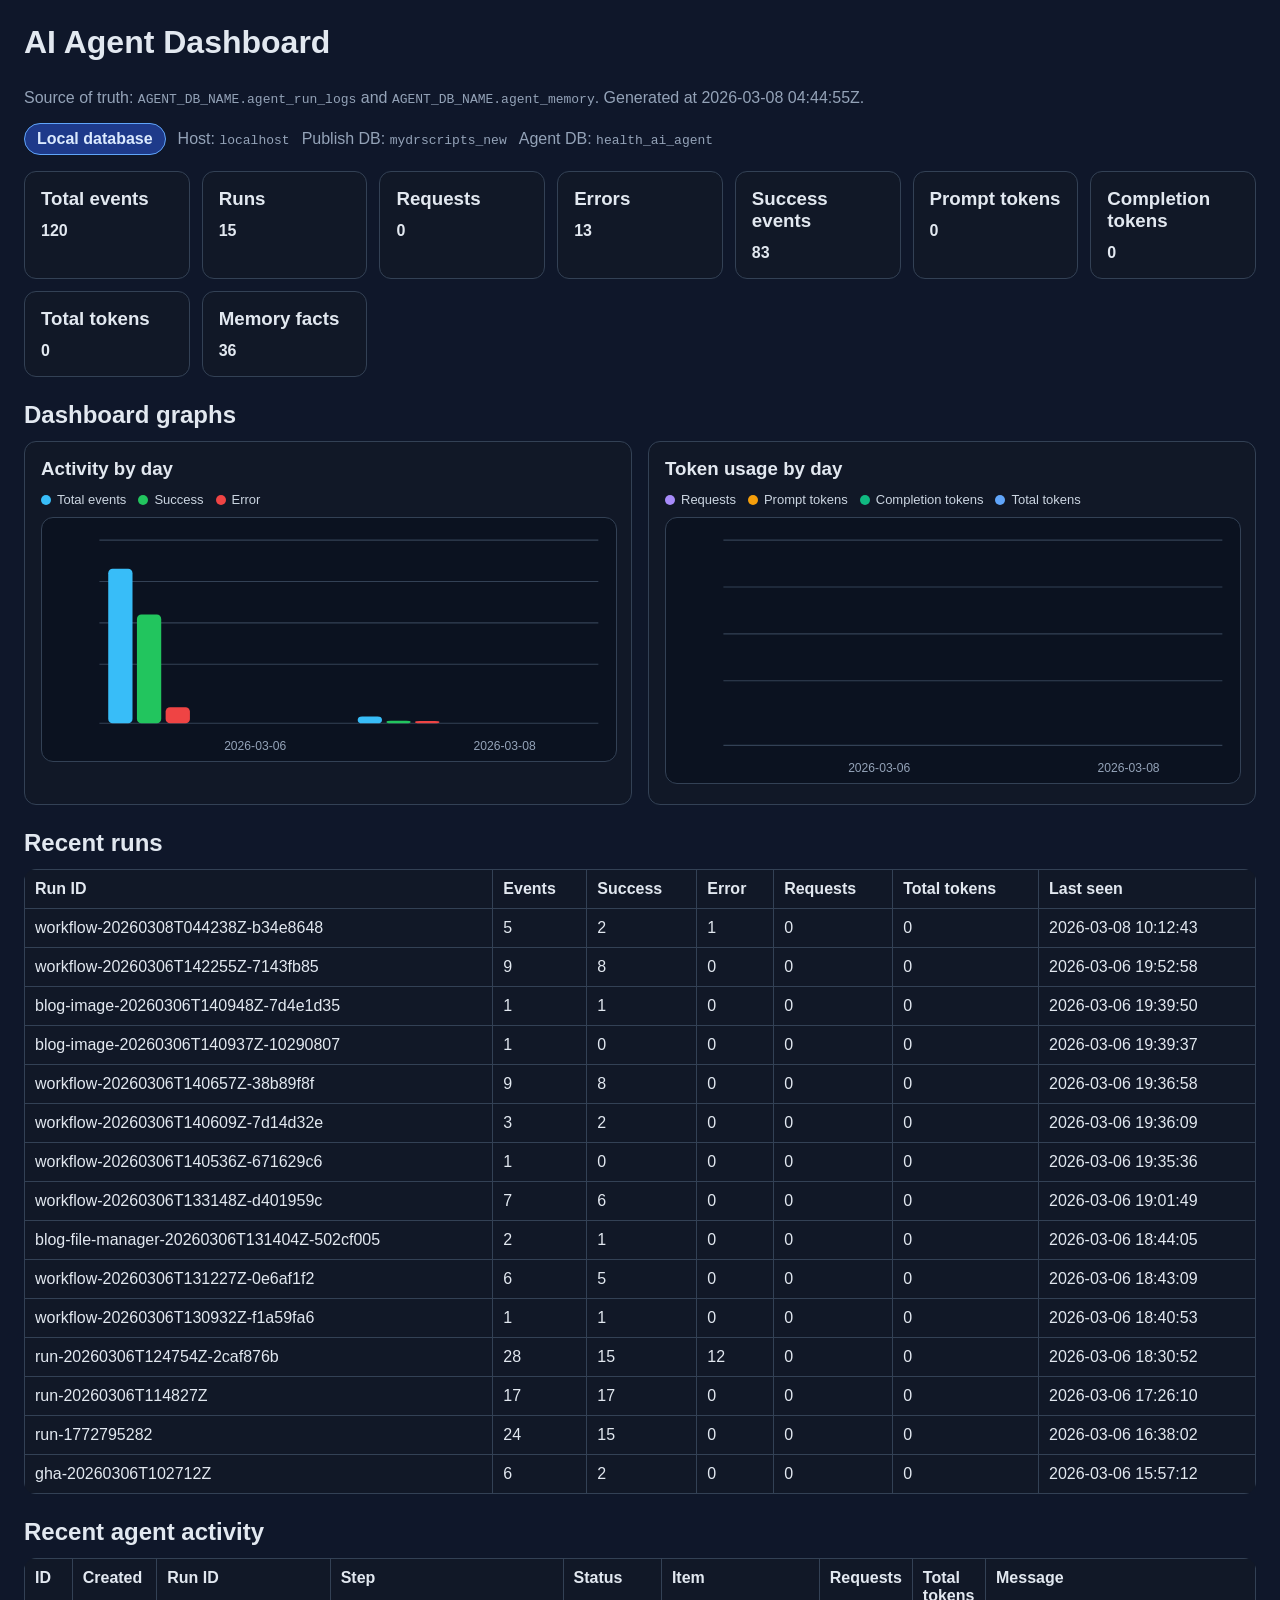
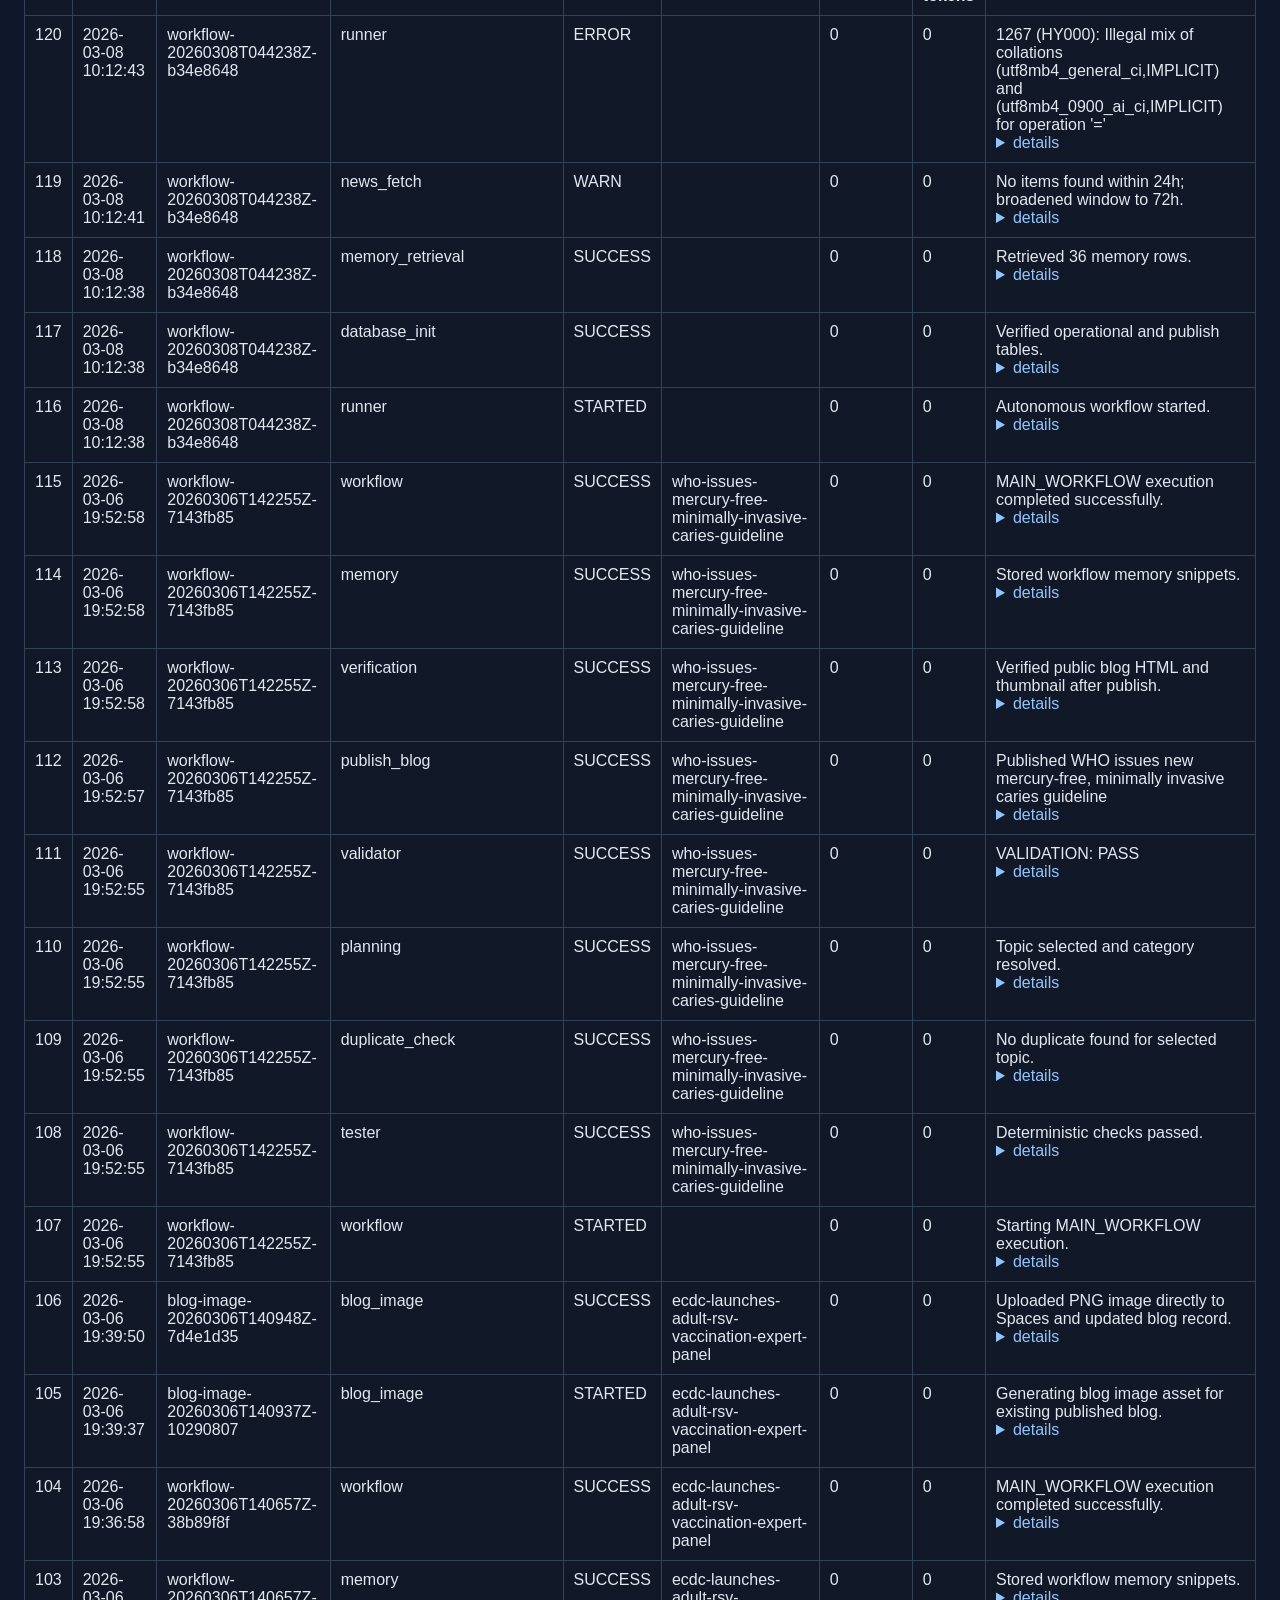
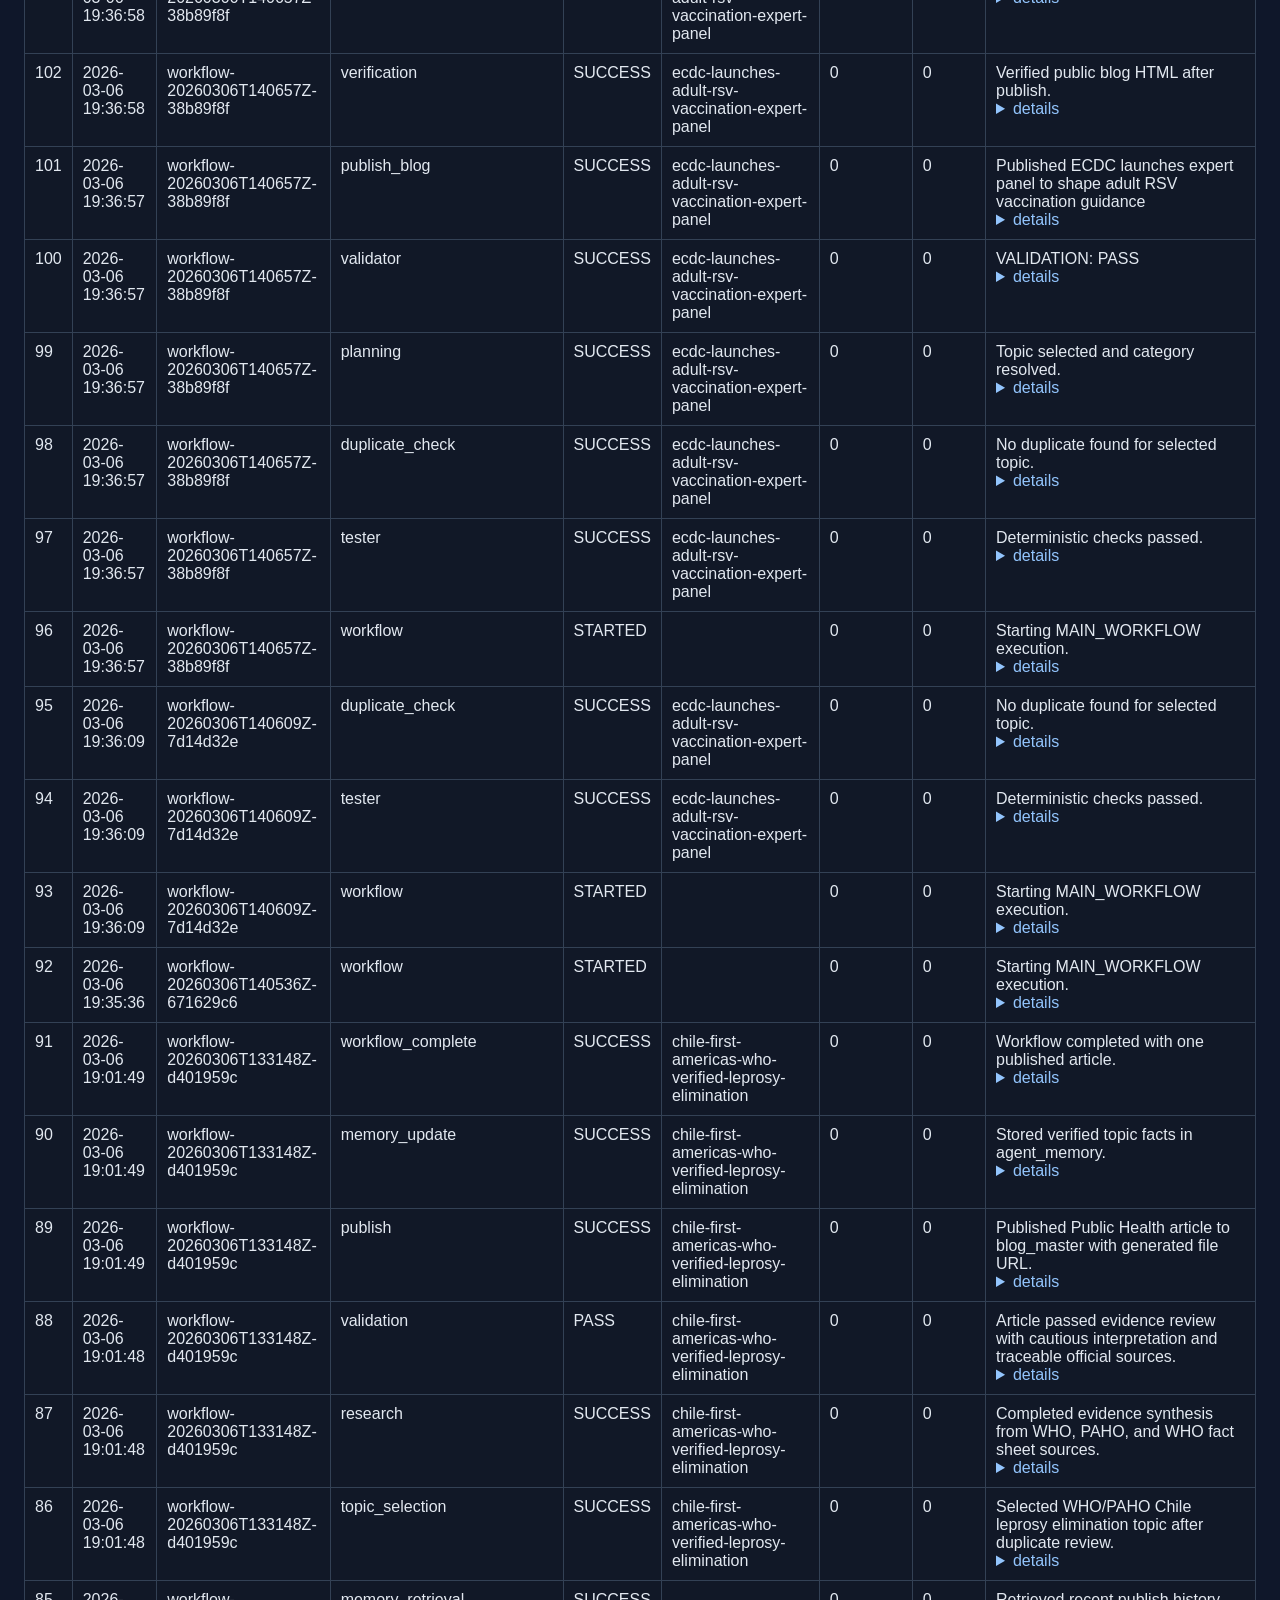
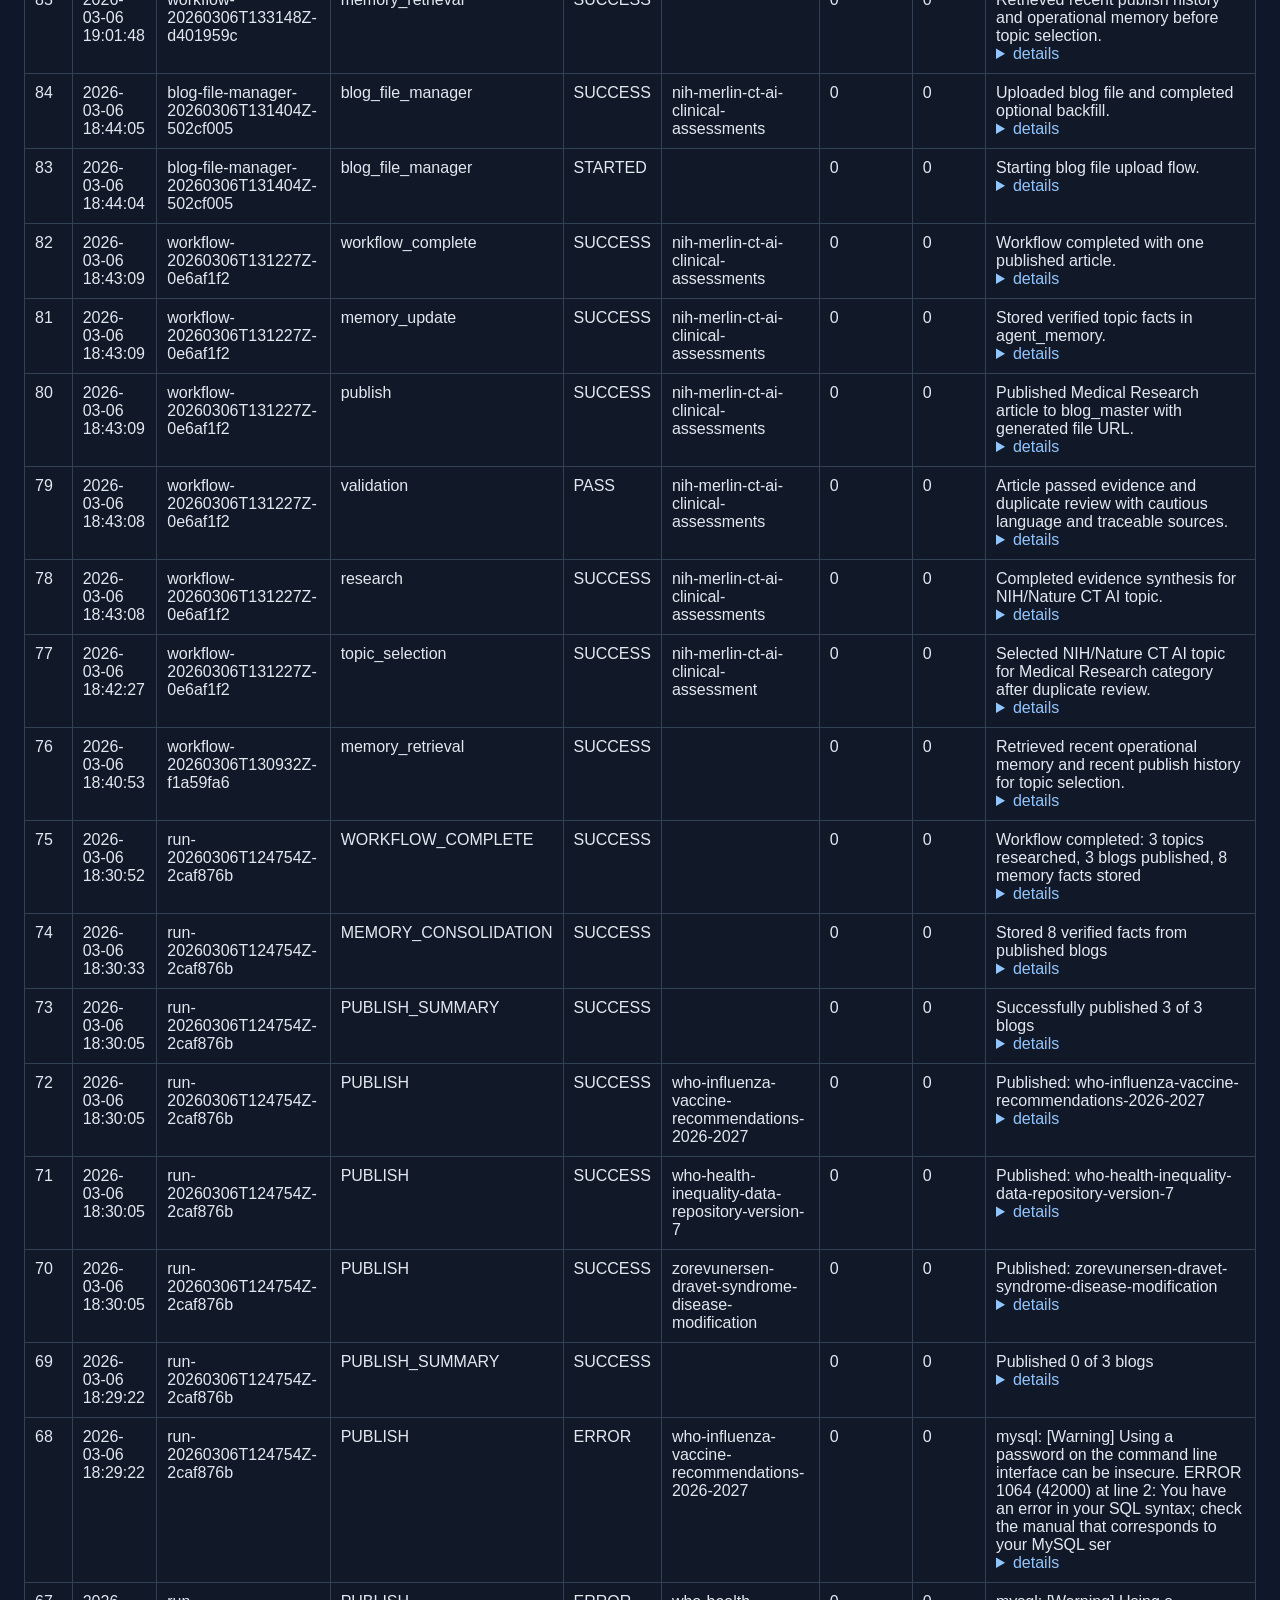
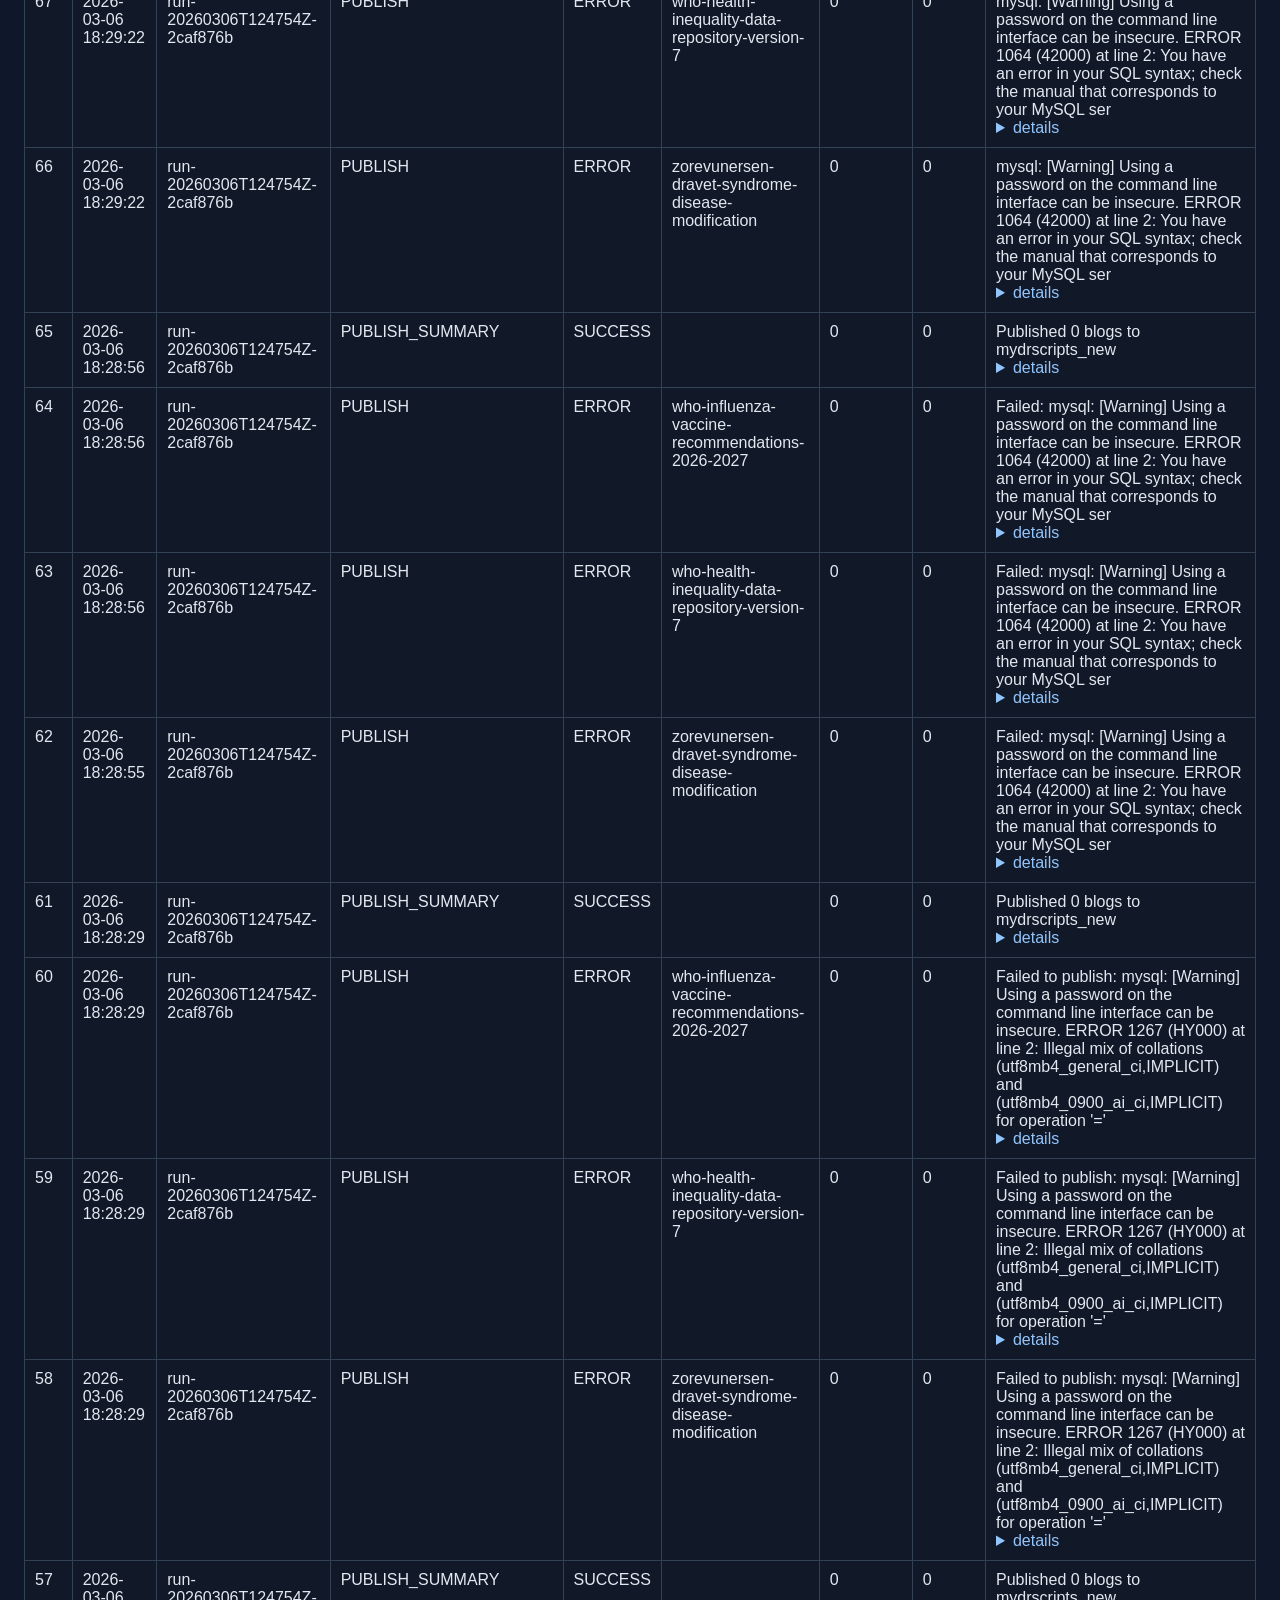
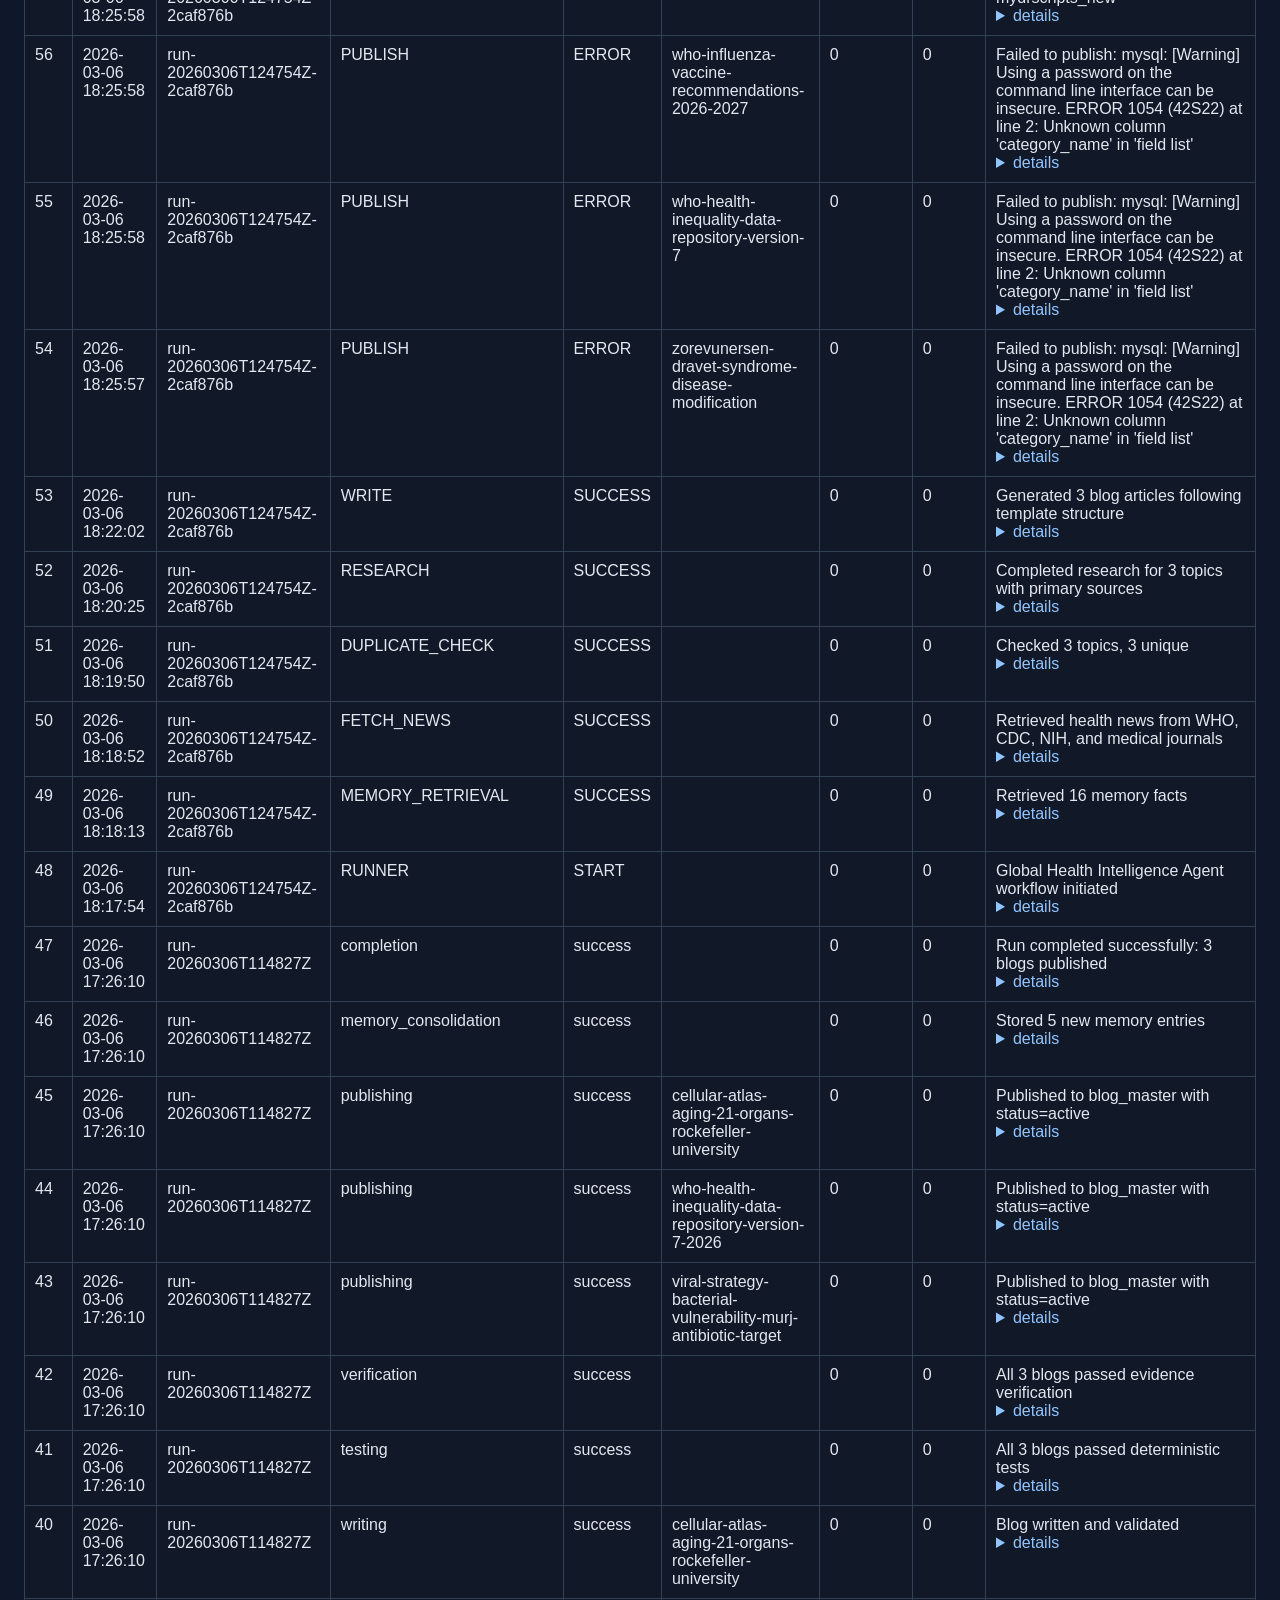
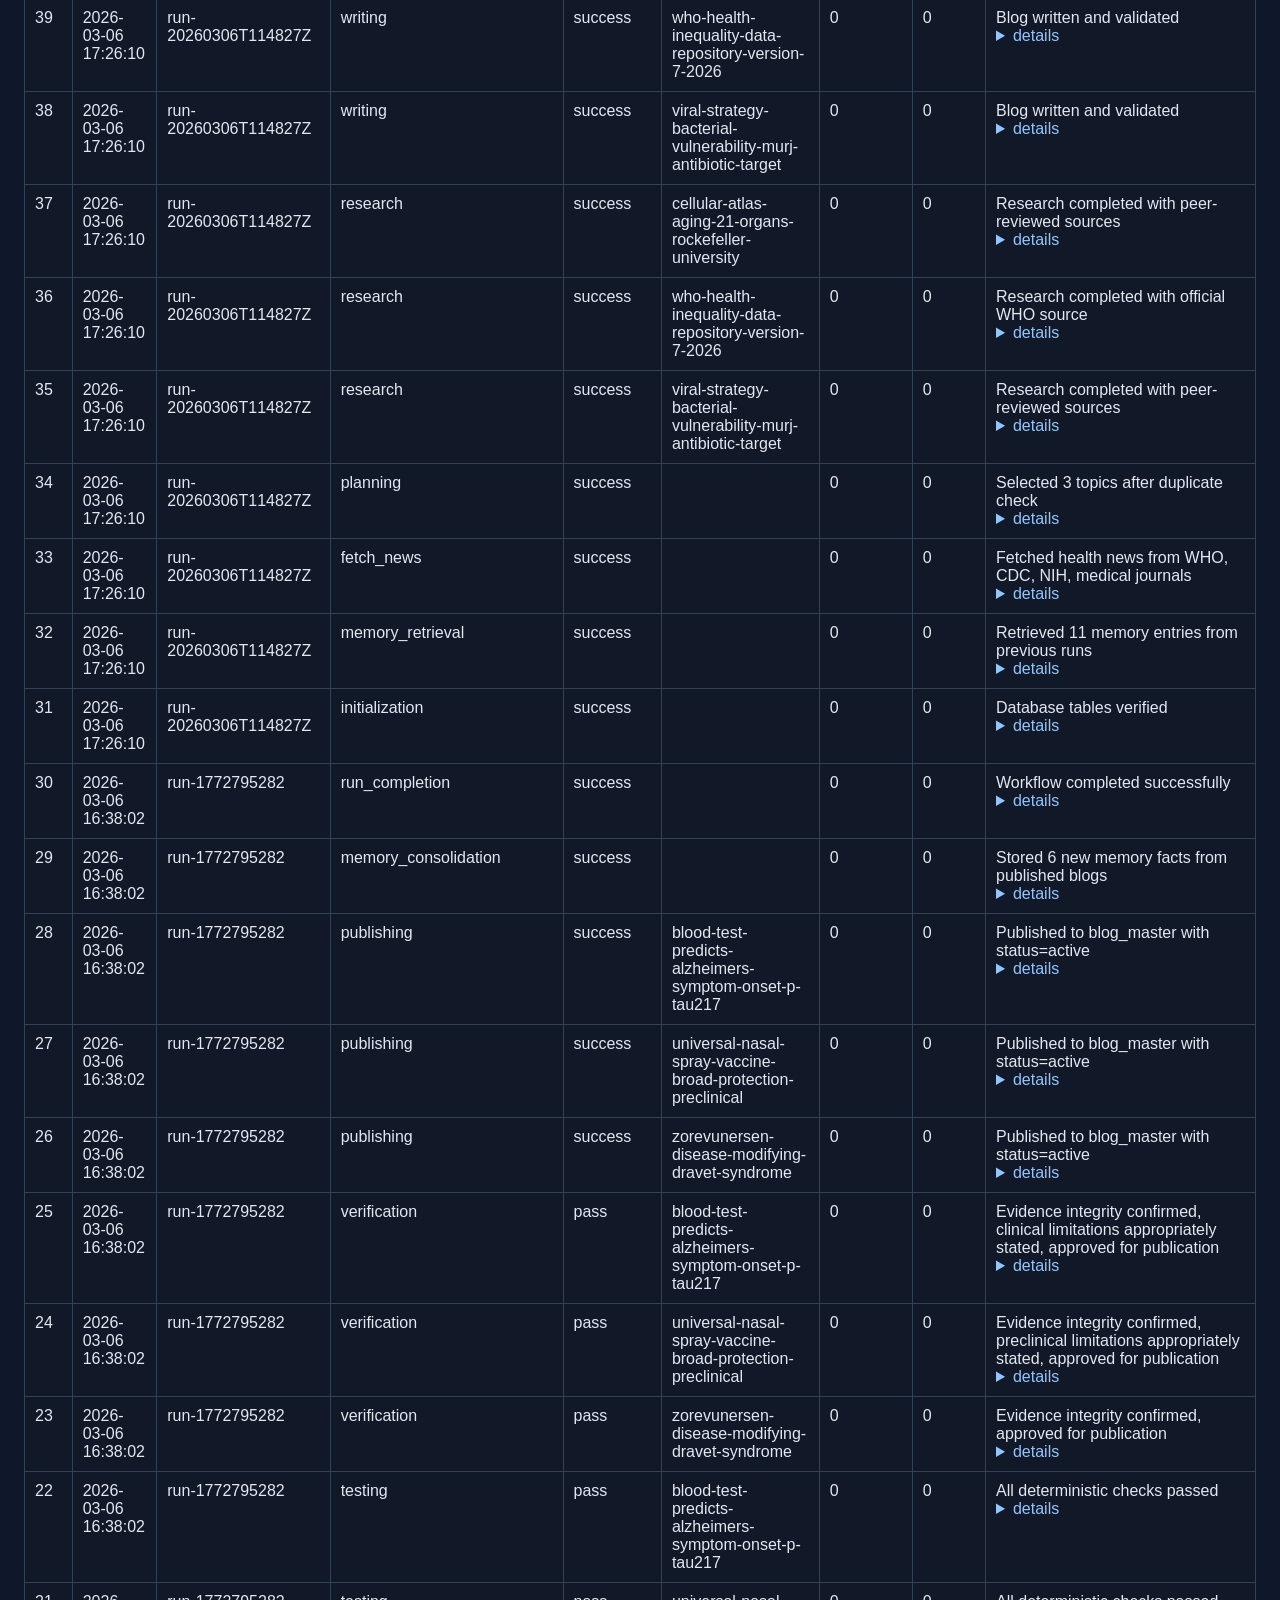
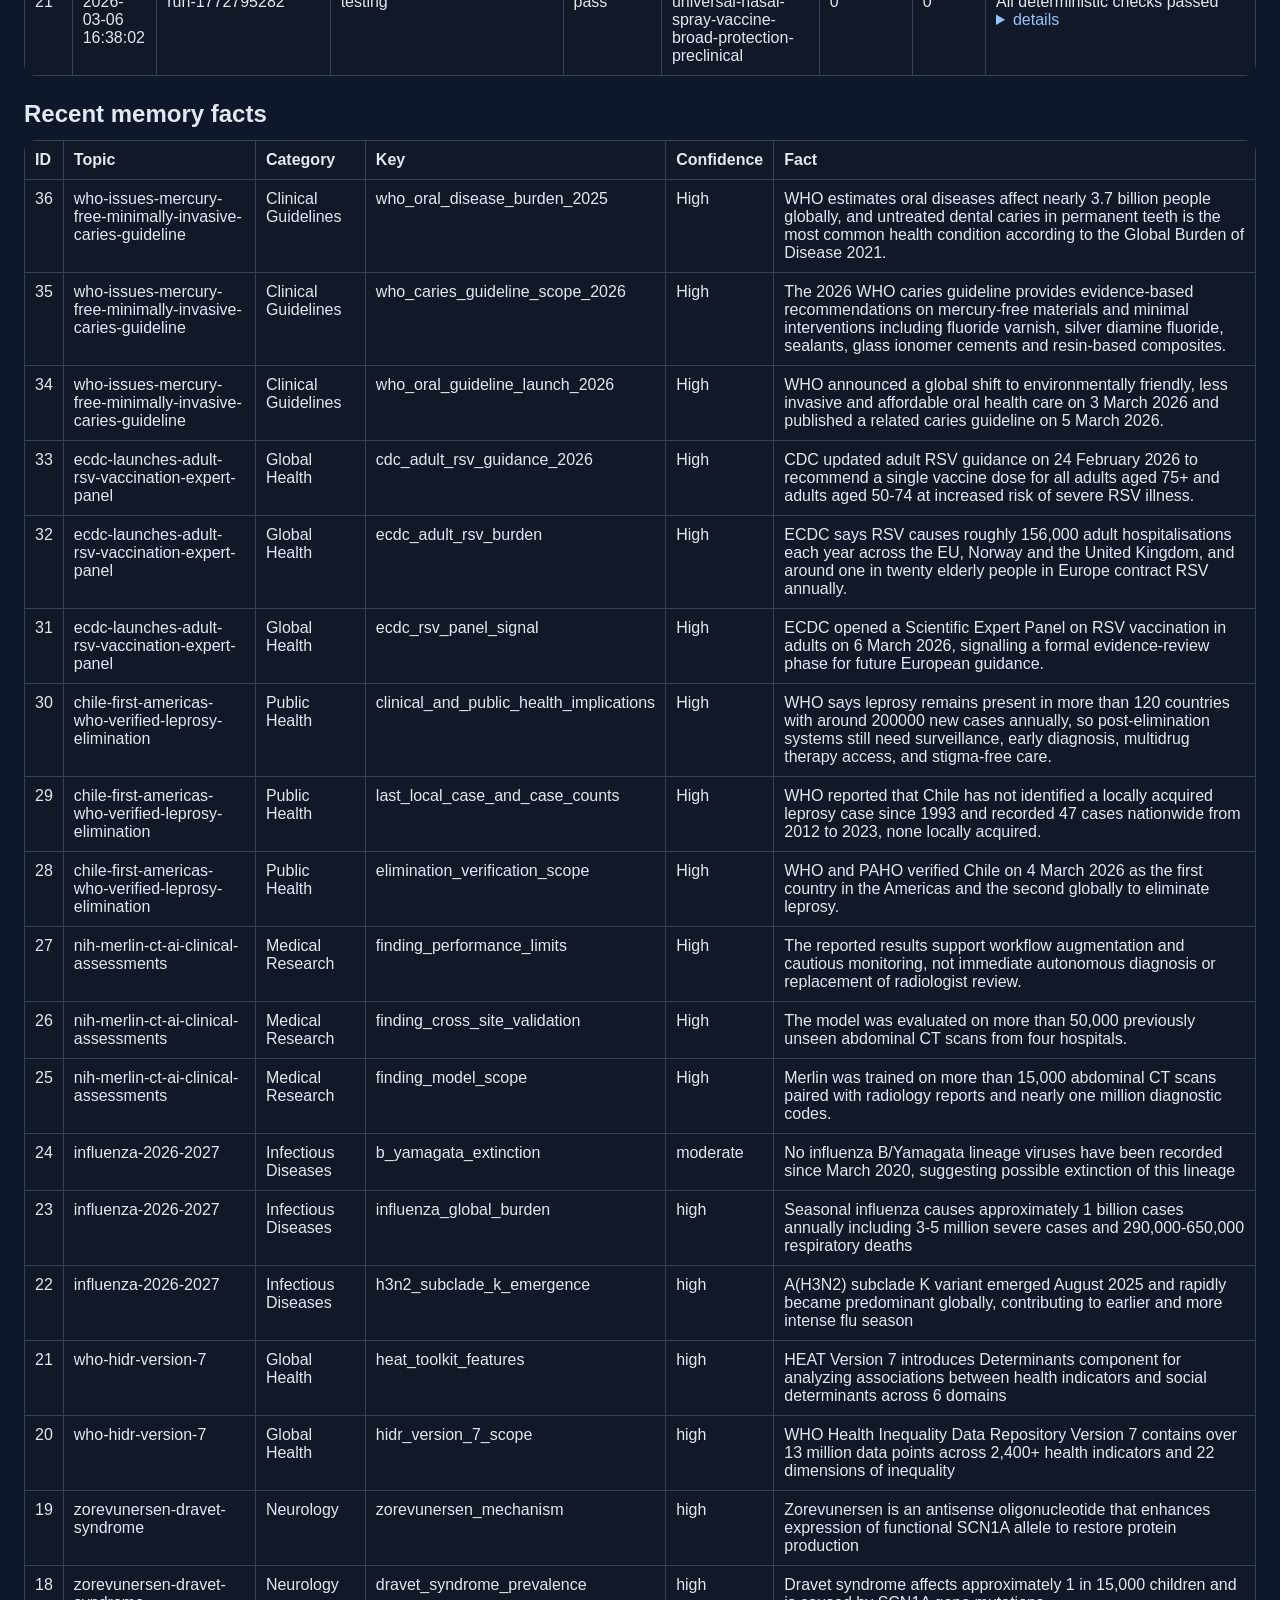
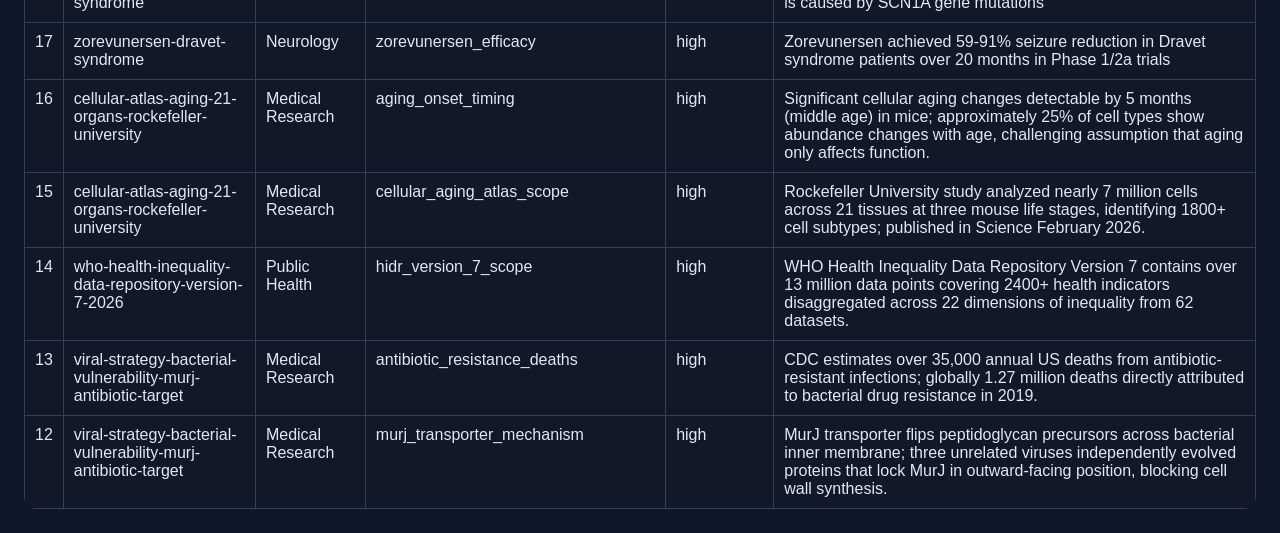
<file: frontend/dashboard.html>
<!doctype html>
<html><head><meta charset='utf-8'><title>AI Agent Dashboard</title>
<style>
body{font-family:Arial,sans-serif;background:#0f172a;color:#e2e8f0;margin:0;padding:24px}h1,h2,h3{margin:0 0 12px}.muted{color:#94a3b8}.small{font-size:12px}.grid{display:grid;grid-template-columns:repeat(auto-fit,minmax(160px,1fr));gap:12px;margin:16px 0 24px}.card{background:#111827;border:1px solid #334155;border-radius:12px;padding:16px}table{width:100%;border-collapse:collapse;background:#111827;border-radius:12px;overflow:hidden}th,td{border:1px solid #334155;padding:10px;text-align:left;vertical-align:top}section{margin-top:24px}pre{white-space:pre-wrap;word-break:break-word;margin:8px 0 0}details summary{cursor:pointer;color:#93c5fd}.error{background:#7f1d1d;border:1px solid #ef4444;padding:12px;border-radius:12px;margin:16px 0}.two-col{display:grid;grid-template-columns:repeat(auto-fit,minmax(320px,1fr));gap:16px}.chart-svg{width:100%;height:auto;background:#0b1220;border-radius:12px;border:1px solid #334155}.chart-legend{display:flex;gap:12px;flex-wrap:wrap;margin:0 0 10px}.legend-item{display:flex;align-items:center;gap:6px;color:#cbd5e1;font-size:13px}.legend-dot{width:10px;height:10px;border-radius:999px;display:inline-block}.status-banner{display:flex;gap:12px;flex-wrap:wrap;align-items:center;margin:14px 0 6px}.status-pill{display:inline-block;padding:6px 12px;border-radius:999px;font-weight:700}.status-pill.staging{background:#14532d;color:#dcfce7;border:1px solid #22c55e}.status-pill.local{background:#1e3a8a;color:#dbeafe;border:1px solid #60a5fa}.status-pill.production{background:#7c2d12;color:#ffedd5;border:1px solid #fb923c}.topbar{display:flex;justify-content:space-between;gap:12px;align-items:center;flex-wrap:wrap}a{color:#93c5fd}
</style></head><body>
<div class='topbar'>
<h1>AI Agent Dashboard</h1>

</div>
<p class='muted'>Source of truth: <code>AGENT_DB_NAME.agent_run_logs</code> and <code>AGENT_DB_NAME.agent_memory</code>. Generated at 2026-03-08 04:44:55Z.</p>
<div class='status-banner'><span class='status-pill local'>Local database</span><span class='muted'>Host: <code>localhost</code></span><span class='muted'>Publish DB: <code>mydrscripts_new</code></span><span class='muted'>Agent DB: <code>health_ai_agent</code></span></div>

<div class='grid'><div class='card'><h3>Total events</h3><strong>120</strong></div><div class='card'><h3>Runs</h3><strong>15</strong></div><div class='card'><h3>Requests</h3><strong>0</strong></div><div class='card'><h3>Errors</h3><strong>13</strong></div><div class='card'><h3>Success events</h3><strong>83</strong></div><div class='card'><h3>Prompt tokens</h3><strong>0</strong></div><div class='card'><h3>Completion tokens</h3><strong>0</strong></div><div class='card'><h3>Total tokens</h3><strong>0</strong></div><div class='card'><h3>Memory facts</h3><strong>36</strong></div></div>
<section><h2>Dashboard graphs</h2><div class='two-col'><div class='card'><h3>Activity by day</h3><div class='chart-legend'><span class='legend-item'><span class='legend-dot' style='background:#38bdf8'></span>Total events</span><span class='legend-item'><span class='legend-dot' style='background:#22c55e'></span>Success</span><span class='legend-item'><span class='legend-dot' style='background:#ef4444'></span>Error</span></div><svg viewBox='0 0 520 220' class='chart-svg' role='img' aria-label='chart'><line x1='52' y1='20' x2='504' y2='20' stroke='#334155' stroke-width='1' /><line x1='52' y1='57.5' x2='504' y2='57.5' stroke='#334155' stroke-width='1' /><line x1='52' y1='95.0' x2='504' y2='95.0' stroke='#334155' stroke-width='1' /><line x1='52' y1='132.5' x2='504' y2='132.5' stroke='#334155' stroke-width='1' /><line x1='52' y1='186' x2='504' y2='186' stroke='#334155' stroke-width='1' /><text x='165.0' y='210' fill='#94a3b8' font-size='11'>2026-03-06</text><rect x='60.0' y='46.0' width='22.0' height='140.0' rx='4' fill='#38bdf8'><title>Total events: 115</title></rect><rect x='86.0' y='87.4' width='22.0' height='98.6' rx='4' fill='#22c55e'><title>Success: 81</title></rect><rect x='112.0' y='171.4' width='22.0' height='14.6' rx='4' fill='#ef4444'><title>Error: 12</title></rect><text x='391.0' y='210' fill='#94a3b8' font-size='11'>2026-03-08</text><rect x='286.0' y='179.9' width='22.0' height='6.1' rx='4' fill='#38bdf8'><title>Total events: 5</title></rect><rect x='312.0' y='183.6' width='22.0' height='2.4' rx='4' fill='#22c55e'><title>Success: 2</title></rect><rect x='338.0' y='184.0' width='22.0' height='2.0' rx='4' fill='#ef4444'><title>Error: 1</title></rect></svg></div><div class='card'><h3>Token usage by day</h3><div class='chart-legend'><span class='legend-item'><span class='legend-dot' style='background:#a78bfa'></span>Requests</span><span class='legend-item'><span class='legend-dot' style='background:#f59e0b'></span>Prompt tokens</span><span class='legend-item'><span class='legend-dot' style='background:#10b981'></span>Completion tokens</span><span class='legend-item'><span class='legend-dot' style='background:#60a5fa'></span>Total tokens</span></div><svg viewBox='0 0 520 240' class='chart-svg' role='img' aria-label='chart'><line x1='52' y1='20' x2='504' y2='20' stroke='#334155' stroke-width='1' /><line x1='52' y1='62.5' x2='504' y2='62.5' stroke='#334155' stroke-width='1' /><line x1='52' y1='105.0' x2='504' y2='105.0' stroke='#334155' stroke-width='1' /><line x1='52' y1='147.5' x2='504' y2='147.5' stroke='#334155' stroke-width='1' /><line x1='52' y1='206' x2='504' y2='206' stroke='#334155' stroke-width='1' /><text x='165.0' y='230' fill='#94a3b8' font-size='11'>2026-03-06</text><rect x='60.0' y='206.0' width='22.0' height='0.0' rx='4' fill='#a78bfa'><title>Requests: 0</title></rect><rect x='86.0' y='206.0' width='22.0' height='0.0' rx='4' fill='#f59e0b'><title>Prompt tokens: 0</title></rect><rect x='112.0' y='206.0' width='22.0' height='0.0' rx='4' fill='#10b981'><title>Completion tokens: 0</title></rect><rect x='138.0' y='206.0' width='22.0' height='0.0' rx='4' fill='#60a5fa'><title>Total tokens: 0</title></rect><text x='391.0' y='230' fill='#94a3b8' font-size='11'>2026-03-08</text><rect x='286.0' y='206.0' width='22.0' height='0.0' rx='4' fill='#a78bfa'><title>Requests: 0</title></rect><rect x='312.0' y='206.0' width='22.0' height='0.0' rx='4' fill='#f59e0b'><title>Prompt tokens: 0</title></rect><rect x='338.0' y='206.0' width='22.0' height='0.0' rx='4' fill='#10b981'><title>Completion tokens: 0</title></rect><rect x='364.0' y='206.0' width='22.0' height='0.0' rx='4' fill='#60a5fa'><title>Total tokens: 0</title></rect></svg></div></div></section>
<section><h2>Recent runs</h2><table><thead><tr><th>Run ID</th><th>Events</th><th>Success</th><th>Error</th><th>Requests</th><th>Total tokens</th><th>Last seen</th></tr></thead><tbody><tr><td>workflow-20260308T044238Z-b34e8648</td><td>5</td><td>2</td><td>1</td><td>0</td><td>0</td><td>2026-03-08 10:12:43</td></tr><tr><td>workflow-20260306T142255Z-7143fb85</td><td>9</td><td>8</td><td>0</td><td>0</td><td>0</td><td>2026-03-06 19:52:58</td></tr><tr><td>blog-image-20260306T140948Z-7d4e1d35</td><td>1</td><td>1</td><td>0</td><td>0</td><td>0</td><td>2026-03-06 19:39:50</td></tr><tr><td>blog-image-20260306T140937Z-10290807</td><td>1</td><td>0</td><td>0</td><td>0</td><td>0</td><td>2026-03-06 19:39:37</td></tr><tr><td>workflow-20260306T140657Z-38b89f8f</td><td>9</td><td>8</td><td>0</td><td>0</td><td>0</td><td>2026-03-06 19:36:58</td></tr><tr><td>workflow-20260306T140609Z-7d14d32e</td><td>3</td><td>2</td><td>0</td><td>0</td><td>0</td><td>2026-03-06 19:36:09</td></tr><tr><td>workflow-20260306T140536Z-671629c6</td><td>1</td><td>0</td><td>0</td><td>0</td><td>0</td><td>2026-03-06 19:35:36</td></tr><tr><td>workflow-20260306T133148Z-d401959c</td><td>7</td><td>6</td><td>0</td><td>0</td><td>0</td><td>2026-03-06 19:01:49</td></tr><tr><td>blog-file-manager-20260306T131404Z-502cf005</td><td>2</td><td>1</td><td>0</td><td>0</td><td>0</td><td>2026-03-06 18:44:05</td></tr><tr><td>workflow-20260306T131227Z-0e6af1f2</td><td>6</td><td>5</td><td>0</td><td>0</td><td>0</td><td>2026-03-06 18:43:09</td></tr><tr><td>workflow-20260306T130932Z-f1a59fa6</td><td>1</td><td>1</td><td>0</td><td>0</td><td>0</td><td>2026-03-06 18:40:53</td></tr><tr><td>run-20260306T124754Z-2caf876b</td><td>28</td><td>15</td><td>12</td><td>0</td><td>0</td><td>2026-03-06 18:30:52</td></tr><tr><td>run-20260306T114827Z</td><td>17</td><td>17</td><td>0</td><td>0</td><td>0</td><td>2026-03-06 17:26:10</td></tr><tr><td>run-1772795282</td><td>24</td><td>15</td><td>0</td><td>0</td><td>0</td><td>2026-03-06 16:38:02</td></tr><tr><td>gha-20260306T102712Z</td><td>6</td><td>2</td><td>0</td><td>0</td><td>0</td><td>2026-03-06 15:57:12</td></tr></tbody></table></section>
<section><h2>Recent agent activity</h2><table><thead><tr><th>ID</th><th>Created</th><th>Run ID</th><th>Step</th><th>Status</th><th>Item</th><th>Requests</th><th>Total tokens</th><th>Message</th></tr></thead><tbody><tr><td>120</td><td>2026-03-08 10:12:43</td><td>workflow-20260308T044238Z-b34e8648</td><td>runner</td><td>ERROR</td><td></td><td>0</td><td>0</td><td>1267 (HY000): Illegal mix of collations (utf8mb4_general_ci,IMPLICIT) and (utf8mb4_0900_ai_ci,IMPLICIT) for operation &#x27;=&#x27;<details><summary>details</summary><pre>{&quot;traceback&quot;: &quot;Traceback (most recent call last):\n  File \&quot;/var/www/html/health-ai-agent-latest/health-ai-agent/scripts/run_workflow.py\&quot;, line 941, in run_workflow\n    articles = fetch_recent_news(run_id, recency_hours=recency_hours)\n  File \&quot;/var/www/html/health-ai-agent-latest/health-ai-agent/scripts/run_workflow.py\&quot;, line 269, in fetch_recent_news\n    if not has_non_duplicate_candidates(articles):\n  File \&quot;/var/www/html/health-ai-agent-latest/health-ai-agent/scripts/run_workflow.py\&quot;, line 356, in has_non_duplicate_candidates\n    duplicate, _reason = duplicate_exists(slugify(article.title), article.url)\n  File \&quot;/var/www/html/health-ai-agent-latest/health-ai-agent/scripts/run_workflow.py\&quot;, line 337, in duplicate_exists\n    slug_rows = agent_db._query_rows(\n  File \&quot;/var/www/html/health-ai-agent-latest/health-ai-agent/scripts/agent_db.py\&quot;, line 449, in _query_rows\n    output = mysql(sql, use_staging=use_staging)\n  File \&quot;/var/www/html/health-ai-agent-latest/health-ai-agent/scripts/agent_db.py\&quot;, line 255, in mysql\n    return _mysql_via_connector(sql, cfg)\n  File \&quot;/var/www/html/health-ai-agent-latest/health-ai-agent/scripts/agent_db.py\&quot;, line 222, in _mysql_via_connector\n    cursor.execute(statement)\n  File \&quot;/home/groovy/.local/lib/python3.10/site-packages/mysql/connector/cursor.py\&quot;, line 416, in execute\n    self._connection.cmd_query(\n  File \&quot;/home/groovy/.local/lib/python3.10/site-packages/mysql/connector/opentelemetry/context_propagation.py\&quot;, line 97, in wrapper\n    return method(cnx, *args, **kwargs)\n  File \&quot;/home/groovy/.local/lib/python3.10/site-packages/mysql/connector/_decorating.py\&quot;, line 89, in handle_cnx_method\n    raise err\n  File \&quot;/home/groovy/.local/lib/python3.10/site-packages/mysql/connector/_decorating.py\&quot;, line 85, in handle_cnx_method\n    return cnx_method(cnx, *args, **kwargs)\n  File \&quot;/home/groovy/.local/lib/python3.10/site-packages/mysql/connector/connection.py\&quot;, line 984, in cmd_query\n    result = self._handle_result(\n  File \&quot;/home/groovy/.local/lib/python3.10/site-packages/mysql/connector/_decorating.py\&quot;, line 89, in handle_cnx_method\n    raise err\n  File \&quot;/home/groovy/.local/lib/python3.10/site-packages/mysql/connector/_decorating.py\&quot;, line 85, in handle_cnx_method\n    return cnx_method(cnx, *args, **kwargs)\n  File \&quot;/home/groovy/.local/lib/python3.10/site-packages/mysql/connector/connection.py\&quot;, line 745, in _handle_result\n    raise get_exception(packet)\nmysql.connector.errors.DatabaseError: 1267 (HY000): Illegal mix of collations (utf8mb4_general_ci,IMPLICIT) and (utf8mb4_0900_ai_ci,IMPLICIT) for operation &#x27;=&#x27;\n&quot;}</pre></details></td></tr><tr><td>119</td><td>2026-03-08 10:12:41</td><td>workflow-20260308T044238Z-b34e8648</td><td>news_fetch</td><td>WARN</td><td></td><td>0</td><td>0</td><td>No items found within 24h; broadened window to 72h.<details><summary>details</summary><pre>{&quot;failures&quot;: [], &quot;next_window&quot;: 72, &quot;recency_hours_used&quot;: 24}</pre></details></td></tr><tr><td>118</td><td>2026-03-08 10:12:38</td><td>workflow-20260308T044238Z-b34e8648</td><td>memory_retrieval</td><td>SUCCESS</td><td></td><td>0</td><td>0</td><td>Retrieved 36 memory rows.<details><summary>details</summary><pre>{}</pre></details></td></tr><tr><td>117</td><td>2026-03-08 10:12:38</td><td>workflow-20260308T044238Z-b34e8648</td><td>database_init</td><td>SUCCESS</td><td></td><td>0</td><td>0</td><td>Verified operational and publish tables.<details><summary>details</summary><pre>{}</pre></details></td></tr><tr><td>116</td><td>2026-03-08 10:12:38</td><td>workflow-20260308T044238Z-b34e8648</td><td>runner</td><td>STARTED</td><td></td><td>0</td><td>0</td><td>Autonomous workflow started.<details><summary>details</summary><pre>{&quot;backend&quot;: &quot;mysql.connector&quot;}</pre></details></td></tr><tr><td>115</td><td>2026-03-06 19:52:58</td><td>workflow-20260306T142255Z-7143fb85</td><td>workflow</td><td>SUCCESS</td><td>who-issues-mercury-free-minimally-invasive-caries-guideline</td><td>0</td><td>0</td><td>MAIN_WORKFLOW execution completed successfully.<details><summary>details</summary><pre>{&quot;blog_id&quot;: 8, &quot;file_url&quot;: &quot;https://mydrscript-staging-bucket.syd1.digitaloceanspaces.com/blog-master/39267c20-87d3-4318-829d-54e2f10e99b2-who-issues-mercury-free-minimally-invasive-caries-guideline.html&quot;, &quot;image_url&quot;: &quot;https://mydrscript-staging-bucket.syd1.digitaloceanspaces.com/blog-master/7245d29f-5e0b-4d8d-8d16-378d75eb7a57-who-issues-mercury-free-minimally-invasive-caries-guideline-thumbnail.png&quot;, &quot;category_id&quot;: 11, &quot;memory_count&quot;: 3}</pre></details></td></tr><tr><td>114</td><td>2026-03-06 19:52:58</td><td>workflow-20260306T142255Z-7143fb85</td><td>memory</td><td>SUCCESS</td><td>who-issues-mercury-free-minimally-invasive-caries-guideline</td><td>0</td><td>0</td><td>Stored workflow memory snippets.<details><summary>details</summary><pre>{&quot;memory_count&quot;: 3}</pre></details></td></tr><tr><td>113</td><td>2026-03-06 19:52:58</td><td>workflow-20260306T142255Z-7143fb85</td><td>verification</td><td>SUCCESS</td><td>who-issues-mercury-free-minimally-invasive-caries-guideline</td><td>0</td><td>0</td><td>Verified public blog HTML and thumbnail after publish.<details><summary>details</summary><pre>{&quot;file_url&quot;: &quot;https://mydrscript-staging-bucket.syd1.digitaloceanspaces.com/blog-master/39267c20-87d3-4318-829d-54e2f10e99b2-who-issues-mercury-free-minimally-invasive-caries-guideline.html&quot;, &quot;image_url&quot;: &quot;https://mydrscript-staging-bucket.syd1.digitaloceanspaces.com/blog-master/7245d29f-5e0b-4d8d-8d16-378d75eb7a57-who-issues-mercury-free-minimally-invasive-caries-guideline-thumbnail.png&quot;, &quot;html_status&quot;: 200, &quot;image_status&quot;: 200}</pre></details></td></tr><tr><td>112</td><td>2026-03-06 19:52:57</td><td>workflow-20260306T142255Z-7143fb85</td><td>publish_blog</td><td>SUCCESS</td><td>who-issues-mercury-free-minimally-invasive-caries-guideline</td><td>0</td><td>0</td><td>Published WHO issues new mercury-free, minimally invasive caries guideline<details><summary>details</summary><pre>{&quot;blog_id&quot;: 8, &quot;file_key&quot;: &quot;blog-master/39267c20-87d3-4318-829d-54e2f10e99b2-who-issues-mercury-free-minimally-invasive-caries-guideline.html&quot;, &quot;file_url&quot;: &quot;https://mydrscript-staging-bucket.syd1.digitaloceanspaces.com/blog-master/39267c20-87d3-4318-829d-54e2f10e99b2-who-issues-mercury-free-minimally-invasive-caries-guideline.html&quot;, &quot;image_key&quot;: &quot;blog-master/7245d29f-5e0b-4d8d-8d16-378d75eb7a57-who-issues-mercury-free-minimally-invasive-caries-guideline-thumbnail.png&quot;, &quot;image_url&quot;: &quot;https://mydrscript-staging-bucket.syd1.digitaloceanspaces.com/blog-master/7245d29f-5e0b-4d8d-8d16-378d75eb7a57-who-issues-mercury-free-minimally-invasive-caries-guideline-thumbnail.png&quot;, &quot;source_url&quot;: &quot;https://www.who.int/news/item/03-03-2026-who-calls-for-a-global-shift-to-environmentally-friendly--less-invasive-and-affordable-oral-health-care&quot;, &quot;category_id&quot;: 11}</pre></details></td></tr><tr><td>111</td><td>2026-03-06 19:52:55</td><td>workflow-20260306T142255Z-7143fb85</td><td>validator</td><td>SUCCESS</td><td>who-issues-mercury-free-minimally-invasive-caries-guideline</td><td>0</td><td>0</td><td>VALIDATION: PASS<details><summary>details</summary><pre>{&quot;references&quot;: 4, &quot;source_url&quot;: &quot;https://www.who.int/news/item/03-03-2026-who-calls-for-a-global-shift-to-environmentally-friendly--less-invasive-and-affordable-oral-health-care&quot;, &quot;publication_url&quot;: &quot;https://www.who.int/publications/i/item/9789240116948&quot;, &quot;browser_mcp_available&quot;: false}</pre></details></td></tr><tr><td>110</td><td>2026-03-06 19:52:55</td><td>workflow-20260306T142255Z-7143fb85</td><td>planning</td><td>SUCCESS</td><td>who-issues-mercury-free-minimally-invasive-caries-guideline</td><td>0</td><td>0</td><td>Topic selected and category resolved.<details><summary>details</summary><pre>{&quot;category_id&quot;: 11, &quot;category_name&quot;: &quot;Clinical Guidelines&quot;, &quot;browser_mcp_available&quot;: false}</pre></details></td></tr><tr><td>109</td><td>2026-03-06 19:52:55</td><td>workflow-20260306T142255Z-7143fb85</td><td>duplicate_check</td><td>SUCCESS</td><td>who-issues-mercury-free-minimally-invasive-caries-guideline</td><td>0</td><td>0</td><td>No duplicate found for selected topic.<details><summary>details</summary><pre>{&quot;title&quot;: &quot;WHO issues new mercury-free, minimally invasive caries guideline&quot;}</pre></details></td></tr><tr><td>108</td><td>2026-03-06 19:52:55</td><td>workflow-20260306T142255Z-7143fb85</td><td>tester</td><td>SUCCESS</td><td>who-issues-mercury-free-minimally-invasive-caries-guideline</td><td>0</td><td>0</td><td>Deterministic checks passed.<details><summary>details</summary><pre>{&quot;keywords&quot;: 7, &quot;word_count&quot;: 1104}</pre></details></td></tr><tr><td>107</td><td>2026-03-06 19:52:55</td><td>workflow-20260306T142255Z-7143fb85</td><td>workflow</td><td>STARTED</td><td></td><td>0</td><td>0</td><td>Starting MAIN_WORKFLOW execution.<details><summary>details</summary><pre>{&quot;workflow&quot;: &quot;docs/workflows/MAIN_WORKFLOW.md&quot;, &quot;agent_contract&quot;: &quot;AGENT.md&quot;, &quot;browser_mcp_available&quot;: false}</pre></details></td></tr><tr><td>106</td><td>2026-03-06 19:39:50</td><td>blog-image-20260306T140948Z-7d4e1d35</td><td>blog_image</td><td>SUCCESS</td><td>ecdc-launches-adult-rsv-vaccination-expert-panel</td><td>0</td><td>0</td><td>Uploaded PNG image directly to Spaces and updated blog record.<details><summary>details</summary><pre>{&quot;blog_id&quot;: 7, &quot;image_url&quot;: &quot;https://mydrscript-staging-bucket.syd1.digitaloceanspaces.com/blog-master/4e6713bc-6f24-4cd5-8239-f1836876b531-ecdc-launches-adult-rsv-vaccination-expert-panel.png&quot;, &quot;size_bytes&quot;: 218262, &quot;http_status&quot;: 200, &quot;content_type&quot;: &quot;image/png&quot;, &quot;image_file_key&quot;: &quot;blog-master/4e6713bc-6f24-4cd5-8239-f1836876b531-ecdc-launches-adult-rsv-vaccination-expert-panel.png&quot;}</pre></details></td></tr><tr><td>105</td><td>2026-03-06 19:39:37</td><td>blog-image-20260306T140937Z-10290807</td><td>blog_image</td><td>STARTED</td><td>ecdc-launches-adult-rsv-vaccination-expert-panel</td><td>0</td><td>0</td><td>Generating blog image asset for existing published blog.<details><summary>details</summary><pre>{&quot;blog_id&quot;: 7, &quot;source_file&quot;: &quot;tmp/blog-images/blog-7.png&quot;}</pre></details></td></tr><tr><td>104</td><td>2026-03-06 19:36:58</td><td>workflow-20260306T140657Z-38b89f8f</td><td>workflow</td><td>SUCCESS</td><td>ecdc-launches-adult-rsv-vaccination-expert-panel</td><td>0</td><td>0</td><td>MAIN_WORKFLOW execution completed successfully.<details><summary>details</summary><pre>{&quot;blog_id&quot;: 7, &quot;file_url&quot;: &quot;https://mydrscript-staging-bucket.syd1.digitaloceanspaces.com/blog-master/86f4d8ad-d120-47eb-8d56-89aebb8aeec3-ecdc-launches-adult-rsv-vaccination-expert-panel.html&quot;, &quot;category_id&quot;: 14, &quot;memory_count&quot;: 3}</pre></details></td></tr><tr><td>103</td><td>2026-03-06 19:36:58</td><td>workflow-20260306T140657Z-38b89f8f</td><td>memory</td><td>SUCCESS</td><td>ecdc-launches-adult-rsv-vaccination-expert-panel</td><td>0</td><td>0</td><td>Stored workflow memory snippets.<details><summary>details</summary><pre>{&quot;memory_count&quot;: 3}</pre></details></td></tr><tr><td>102</td><td>2026-03-06 19:36:58</td><td>workflow-20260306T140657Z-38b89f8f</td><td>verification</td><td>SUCCESS</td><td>ecdc-launches-adult-rsv-vaccination-expert-panel</td><td>0</td><td>0</td><td>Verified public blog HTML after publish.<details><summary>details</summary><pre>{&quot;file_url&quot;: &quot;https://mydrscript-staging-bucket.syd1.digitaloceanspaces.com/blog-master/86f4d8ad-d120-47eb-8d56-89aebb8aeec3-ecdc-launches-adult-rsv-vaccination-expert-panel.html&quot;, &quot;http_status&quot;: 200}</pre></details></td></tr><tr><td>101</td><td>2026-03-06 19:36:57</td><td>workflow-20260306T140657Z-38b89f8f</td><td>publish_blog</td><td>SUCCESS</td><td>ecdc-launches-adult-rsv-vaccination-expert-panel</td><td>0</td><td>0</td><td>Published ECDC launches expert panel to shape adult RSV vaccination guidance<details><summary>details</summary><pre>{&quot;blog_id&quot;: 7, &quot;file_key&quot;: &quot;blog-master/86f4d8ad-d120-47eb-8d56-89aebb8aeec3-ecdc-launches-adult-rsv-vaccination-expert-panel.html&quot;, &quot;file_url&quot;: &quot;https://mydrscript-staging-bucket.syd1.digitaloceanspaces.com/blog-master/86f4d8ad-d120-47eb-8d56-89aebb8aeec3-ecdc-launches-adult-rsv-vaccination-expert-panel.html&quot;, &quot;source_url&quot;: &quot;https://www.ecdc.europa.eu/en/news-events/call-experts-scientific-expert-panel-rsv-vaccination-adults&quot;, &quot;category_id&quot;: 14}</pre></details></td></tr><tr><td>100</td><td>2026-03-06 19:36:57</td><td>workflow-20260306T140657Z-38b89f8f</td><td>validator</td><td>SUCCESS</td><td>ecdc-launches-adult-rsv-vaccination-expert-panel</td><td>0</td><td>0</td><td>VALIDATION: PASS<details><summary>details</summary><pre>{&quot;references&quot;: 6, &quot;word_count&quot;: 1066, &quot;browser_mcp_available&quot;: false}</pre></details></td></tr><tr><td>99</td><td>2026-03-06 19:36:57</td><td>workflow-20260306T140657Z-38b89f8f</td><td>planning</td><td>SUCCESS</td><td>ecdc-launches-adult-rsv-vaccination-expert-panel</td><td>0</td><td>0</td><td>Topic selected and category resolved.<details><summary>details</summary><pre>{&quot;category_id&quot;: 14, &quot;category_name&quot;: &quot;Global Health&quot;, &quot;browser_mcp_available&quot;: false}</pre></details></td></tr><tr><td>98</td><td>2026-03-06 19:36:57</td><td>workflow-20260306T140657Z-38b89f8f</td><td>duplicate_check</td><td>SUCCESS</td><td>ecdc-launches-adult-rsv-vaccination-expert-panel</td><td>0</td><td>0</td><td>No duplicate found for selected topic.<details><summary>details</summary><pre>{&quot;title&quot;: &quot;ECDC launches expert panel to shape adult RSV vaccination guidance&quot;}</pre></details></td></tr><tr><td>97</td><td>2026-03-06 19:36:57</td><td>workflow-20260306T140657Z-38b89f8f</td><td>tester</td><td>SUCCESS</td><td>ecdc-launches-adult-rsv-vaccination-expert-panel</td><td>0</td><td>0</td><td>Deterministic checks passed.<details><summary>details</summary><pre>{&quot;keywords&quot;: 7, &quot;word_count&quot;: 1066}</pre></details></td></tr><tr><td>96</td><td>2026-03-06 19:36:57</td><td>workflow-20260306T140657Z-38b89f8f</td><td>workflow</td><td>STARTED</td><td></td><td>0</td><td>0</td><td>Starting MAIN_WORKFLOW execution.<details><summary>details</summary><pre>{&quot;workflow&quot;: &quot;docs/workflows/MAIN_WORKFLOW.md&quot;, &quot;agent_contract&quot;: &quot;AGENT.md&quot;, &quot;browser_mcp_available&quot;: false}</pre></details></td></tr><tr><td>95</td><td>2026-03-06 19:36:09</td><td>workflow-20260306T140609Z-7d14d32e</td><td>duplicate_check</td><td>SUCCESS</td><td>ecdc-launches-adult-rsv-vaccination-expert-panel</td><td>0</td><td>0</td><td>No duplicate found for selected topic.<details><summary>details</summary><pre>{&quot;title&quot;: &quot;ECDC launches expert panel to shape adult RSV vaccination guidance&quot;}</pre></details></td></tr><tr><td>94</td><td>2026-03-06 19:36:09</td><td>workflow-20260306T140609Z-7d14d32e</td><td>tester</td><td>SUCCESS</td><td>ecdc-launches-adult-rsv-vaccination-expert-panel</td><td>0</td><td>0</td><td>Deterministic checks passed.<details><summary>details</summary><pre>{&quot;keywords&quot;: 7, &quot;word_count&quot;: 1066}</pre></details></td></tr><tr><td>93</td><td>2026-03-06 19:36:09</td><td>workflow-20260306T140609Z-7d14d32e</td><td>workflow</td><td>STARTED</td><td></td><td>0</td><td>0</td><td>Starting MAIN_WORKFLOW execution.<details><summary>details</summary><pre>{&quot;workflow&quot;: &quot;docs/workflows/MAIN_WORKFLOW.md&quot;, &quot;agent_contract&quot;: &quot;AGENT.md&quot;, &quot;browser_mcp_available&quot;: false}</pre></details></td></tr><tr><td>92</td><td>2026-03-06 19:35:36</td><td>workflow-20260306T140536Z-671629c6</td><td>workflow</td><td>STARTED</td><td></td><td>0</td><td>0</td><td>Starting MAIN_WORKFLOW execution.<details><summary>details</summary><pre>{&quot;workflow&quot;: &quot;docs/workflows/MAIN_WORKFLOW.md&quot;, &quot;agent_contract&quot;: &quot;AGENT.md&quot;, &quot;browser_mcp_available&quot;: false}</pre></details></td></tr><tr><td>91</td><td>2026-03-06 19:01:49</td><td>workflow-20260306T133148Z-d401959c</td><td>workflow_complete</td><td>SUCCESS</td><td>chile-first-americas-who-verified-leprosy-elimination</td><td>0</td><td>0</td><td>Workflow completed with one published article.<details><summary>details</summary><pre>{&quot;published_count&quot;: 1}</pre></details></td></tr><tr><td>90</td><td>2026-03-06 19:01:49</td><td>workflow-20260306T133148Z-d401959c</td><td>memory_update</td><td>SUCCESS</td><td>chile-first-americas-who-verified-leprosy-elimination</td><td>0</td><td>0</td><td>Stored verified topic facts in agent_memory.<details><summary>details</summary><pre>{&quot;memory_rows&quot;: 3}</pre></details></td></tr><tr><td>89</td><td>2026-03-06 19:01:49</td><td>workflow-20260306T133148Z-d401959c</td><td>publish</td><td>SUCCESS</td><td>chile-first-americas-who-verified-leprosy-elimination</td><td>0</td><td>0</td><td>Published Public Health article to blog_master with generated file URL.<details><summary>details</summary><pre>{&quot;blog_id&quot;: 6, &quot;file_key&quot;: &quot;blog-master/b95d176b-005d-4179-a22d-5664ebbbcb14-chile-first-americas-who-verified-leprosy-elimination.html&quot;, &quot;file_url&quot;: &quot;https://mydrscript-staging-bucket.syd1.digitaloceanspaces.com/blog-master/b95d176b-005d-4179-a22d-5664ebbbcb14-chile-first-americas-who-verified-leprosy-elimination.html&quot;, &quot;category_id&quot;: 12}</pre></details></td></tr><tr><td>88</td><td>2026-03-06 19:01:48</td><td>workflow-20260306T133148Z-d401959c</td><td>validation</td><td>PASS</td><td>chile-first-americas-who-verified-leprosy-elimination</td><td>0</td><td>0</td><td>Article passed evidence review with cautious interpretation and traceable official sources.<details><summary>details</summary><pre>{&quot;category_id&quot;: 12, &quot;category_name&quot;: &quot;Public Health&quot;}</pre></details></td></tr><tr><td>87</td><td>2026-03-06 19:01:48</td><td>workflow-20260306T133148Z-d401959c</td><td>research</td><td>SUCCESS</td><td>chile-first-americas-who-verified-leprosy-elimination</td><td>0</td><td>0</td><td>Completed evidence synthesis from WHO, PAHO, and WHO fact sheet sources.<details><summary>details</summary><pre>{&quot;sources&quot;: [&quot;https://www.who.int/news/item/04-03-2026-chile-becomes-the-first-country-in-the-americas-to-be-verified-by-who-for-the-elimination-of-leprosy&quot;, &quot;https://www.paho.org/en/news/4-3-2026-chile-becomes-first-country-americas-be-verified-who-elimination-leprosy&quot;, &quot;https://www.who.int/news-room/fact-sheets/detail/leprosy&quot;], &quot;confidence&quot;: &quot;High&quot;}</pre></details></td></tr><tr><td>86</td><td>2026-03-06 19:01:48</td><td>workflow-20260306T133148Z-d401959c</td><td>topic_selection</td><td>SUCCESS</td><td>chile-first-americas-who-verified-leprosy-elimination</td><td>0</td><td>0</td><td>Selected WHO/PAHO Chile leprosy elimination topic after duplicate review.<details><summary>details</summary><pre>{&quot;category_id&quot;: 12, &quot;category_name&quot;: &quot;Public Health&quot;, &quot;primary_source&quot;: &quot;https://www.who.int/news/item/04-03-2026-chile-becomes-the-first-country-in-the-americas-to-be-verified-by-who-for-the-elimination-of-leprosy&quot;}</pre></details></td></tr><tr><td>85</td><td>2026-03-06 19:01:48</td><td>workflow-20260306T133148Z-d401959c</td><td>memory_retrieval</td><td>SUCCESS</td><td></td><td>0</td><td>0</td><td>Retrieved recent publish history and operational memory before topic selection.<details><summary>details</summary><pre>{&quot;recent_blogs_checked&quot;: 0}</pre></details></td></tr><tr><td>84</td><td>2026-03-06 18:44:05</td><td>blog-file-manager-20260306T131404Z-502cf005</td><td>blog_file_manager</td><td>SUCCESS</td><td>nih-merlin-ct-ai-clinical-assessments</td><td>0</td><td>0</td><td>Uploaded blog file and completed optional backfill.<details><summary>details</summary><pre>{&quot;blog_id&quot;: 5, &quot;file_key&quot;: &quot;blog-master/79d9903c-5e0d-458c-8961-575cd1db191f-nih-merlin-ct-ai-clinical-assessments.html&quot;, &quot;file_url&quot;: &quot;https://mydrscript-staging-bucket.syd1.digitaloceanspaces.com/blog-master/79d9903c-5e0d-458c-8961-575cd1db191f-nih-merlin-ct-ai-clinical-assessments.html&quot;, &quot;json_path&quot;: null}</pre></details></td></tr><tr><td>83</td><td>2026-03-06 18:44:04</td><td>blog-file-manager-20260306T131404Z-502cf005</td><td>blog_file_manager</td><td>STARTED</td><td></td><td>0</td><td>0</td><td>Starting blog file upload flow.<details><summary>details</summary><pre>{&quot;blog_id&quot;: 5, &quot;json_path&quot;: null}</pre></details></td></tr><tr><td>82</td><td>2026-03-06 18:43:09</td><td>workflow-20260306T131227Z-0e6af1f2</td><td>workflow_complete</td><td>SUCCESS</td><td>nih-merlin-ct-ai-clinical-assessments</td><td>0</td><td>0</td><td>Workflow completed with one published article.<details><summary>details</summary><pre>{&quot;published_count&quot;: 1}</pre></details></td></tr><tr><td>81</td><td>2026-03-06 18:43:09</td><td>workflow-20260306T131227Z-0e6af1f2</td><td>memory_update</td><td>SUCCESS</td><td>nih-merlin-ct-ai-clinical-assessments</td><td>0</td><td>0</td><td>Stored verified topic facts in agent_memory.<details><summary>details</summary><pre>{&quot;memory_rows&quot;: 3}</pre></details></td></tr><tr><td>80</td><td>2026-03-06 18:43:09</td><td>workflow-20260306T131227Z-0e6af1f2</td><td>publish</td><td>SUCCESS</td><td>nih-merlin-ct-ai-clinical-assessments</td><td>0</td><td>0</td><td>Published Medical Research article to blog_master with generated file URL.<details><summary>details</summary><pre>{&quot;blog_id&quot;: 5, &quot;file_key&quot;: &quot;blog-master/daf25226-f4a8-4ee7-9848-04c7236c6ccb-nih-merlin-ct-ai-clinical-assessments.html&quot;, &quot;file_url&quot;: &quot;https://mydrscript-staging-bucket.syd1.digitaloceanspaces.com/blog-master/daf25226-f4a8-4ee7-9848-04c7236c6ccb-nih-merlin-ct-ai-clinical-assessments.html&quot;, &quot;category_id&quot;: 10}</pre></details></td></tr><tr><td>79</td><td>2026-03-06 18:43:08</td><td>workflow-20260306T131227Z-0e6af1f2</td><td>validation</td><td>PASS</td><td>nih-merlin-ct-ai-clinical-assessments</td><td>0</td><td>0</td><td>Article passed evidence and duplicate review with cautious language and traceable sources.<details><summary>details</summary><pre>{&quot;category_id&quot;: 10, &quot;category_name&quot;: &quot;Medical Research&quot;}</pre></details></td></tr><tr><td>78</td><td>2026-03-06 18:43:08</td><td>workflow-20260306T131227Z-0e6af1f2</td><td>research</td><td>SUCCESS</td><td>nih-merlin-ct-ai-clinical-assessments</td><td>0</td><td>0</td><td>Completed evidence synthesis for NIH/Nature CT AI topic.<details><summary>details</summary><pre>{&quot;sources&quot;: [&quot;https://www.nih.gov/news-events/news-releases/automated-ct-scan-analysis-could-fast-track-clinical-assessments&quot;, &quot;https://www.nature.com/articles/s41586-026-10181-8&quot;, &quot;https://www.nature.com/articles/d41586-026-00645-2&quot;], &quot;confidence&quot;: &quot;High&quot;}</pre></details></td></tr><tr><td>77</td><td>2026-03-06 18:42:27</td><td>workflow-20260306T131227Z-0e6af1f2</td><td>topic_selection</td><td>SUCCESS</td><td>nih-merlin-ct-ai-clinical-assessment</td><td>0</td><td>0</td><td>Selected NIH/Nature CT AI topic for Medical Research category after duplicate review.<details><summary>details</summary><pre>{&quot;category_id&quot;: 10, &quot;category_name&quot;: &quot;Medical Research&quot;, &quot;primary_source&quot;: &quot;https://www.nih.gov/news-events/news-releases/automated-ct-scan-analysis-could-fast-track-clinical-assessments&quot;, &quot;supporting_sources&quot;: [&quot;https://www.nature.com/articles/s41586-026-10181-8&quot;, &quot;https://www.nature.com/articles/d41586-026-00645-2&quot;]}</pre></details></td></tr><tr><td>76</td><td>2026-03-06 18:40:53</td><td>workflow-20260306T130932Z-f1a59fa6</td><td>memory_retrieval</td><td>SUCCESS</td><td></td><td>0</td><td>0</td><td>Retrieved recent operational memory and recent publish history for topic selection.<details><summary>details</summary><pre>{&quot;recent_blog_count&quot;: 4}</pre></details></td></tr><tr><td>75</td><td>2026-03-06 18:30:52</td><td>run-20260306T124754Z-2caf876b</td><td>WORKFLOW_COMPLETE</td><td>SUCCESS</td><td></td><td>0</td><td>0</td><td>Workflow completed: 3 topics researched, 3 blogs published, 8 memory facts stored<details><summary>details</summary><pre>{}</pre></details></td></tr><tr><td>74</td><td>2026-03-06 18:30:33</td><td>run-20260306T124754Z-2caf876b</td><td>MEMORY_CONSOLIDATION</td><td>SUCCESS</td><td></td><td>0</td><td>0</td><td>Stored 8 verified facts from published blogs<details><summary>details</summary><pre>{}</pre></details></td></tr><tr><td>73</td><td>2026-03-06 18:30:05</td><td>run-20260306T124754Z-2caf876b</td><td>PUBLISH_SUMMARY</td><td>SUCCESS</td><td></td><td>0</td><td>0</td><td>Successfully published 3 of 3 blogs<details><summary>details</summary><pre>{}</pre></details></td></tr><tr><td>72</td><td>2026-03-06 18:30:05</td><td>run-20260306T124754Z-2caf876b</td><td>PUBLISH</td><td>SUCCESS</td><td>who-influenza-vaccine-recommendations-2026-2027</td><td>0</td><td>0</td><td>Published: who-influenza-vaccine-recommendations-2026-2027<details><summary>details</summary><pre>{}</pre></details></td></tr><tr><td>71</td><td>2026-03-06 18:30:05</td><td>run-20260306T124754Z-2caf876b</td><td>PUBLISH</td><td>SUCCESS</td><td>who-health-inequality-data-repository-version-7</td><td>0</td><td>0</td><td>Published: who-health-inequality-data-repository-version-7<details><summary>details</summary><pre>{}</pre></details></td></tr><tr><td>70</td><td>2026-03-06 18:30:05</td><td>run-20260306T124754Z-2caf876b</td><td>PUBLISH</td><td>SUCCESS</td><td>zorevunersen-dravet-syndrome-disease-modification</td><td>0</td><td>0</td><td>Published: zorevunersen-dravet-syndrome-disease-modification<details><summary>details</summary><pre>{}</pre></details></td></tr><tr><td>69</td><td>2026-03-06 18:29:22</td><td>run-20260306T124754Z-2caf876b</td><td>PUBLISH_SUMMARY</td><td>SUCCESS</td><td></td><td>0</td><td>0</td><td>Published 0 of 3 blogs<details><summary>details</summary><pre>{}</pre></details></td></tr><tr><td>68</td><td>2026-03-06 18:29:22</td><td>run-20260306T124754Z-2caf876b</td><td>PUBLISH</td><td>ERROR</td><td>who-influenza-vaccine-recommendations-2026-2027</td><td>0</td><td>0</td><td>mysql: [Warning] Using a password on the command line interface can be insecure.
ERROR 1064 (42000) at line 2: You have an error in your SQL syntax; check the manual that corresponds to your MySQL ser<details><summary>details</summary><pre>{}</pre></details></td></tr><tr><td>67</td><td>2026-03-06 18:29:22</td><td>run-20260306T124754Z-2caf876b</td><td>PUBLISH</td><td>ERROR</td><td>who-health-inequality-data-repository-version-7</td><td>0</td><td>0</td><td>mysql: [Warning] Using a password on the command line interface can be insecure.
ERROR 1064 (42000) at line 2: You have an error in your SQL syntax; check the manual that corresponds to your MySQL ser<details><summary>details</summary><pre>{}</pre></details></td></tr><tr><td>66</td><td>2026-03-06 18:29:22</td><td>run-20260306T124754Z-2caf876b</td><td>PUBLISH</td><td>ERROR</td><td>zorevunersen-dravet-syndrome-disease-modification</td><td>0</td><td>0</td><td>mysql: [Warning] Using a password on the command line interface can be insecure.
ERROR 1064 (42000) at line 2: You have an error in your SQL syntax; check the manual that corresponds to your MySQL ser<details><summary>details</summary><pre>{}</pre></details></td></tr><tr><td>65</td><td>2026-03-06 18:28:56</td><td>run-20260306T124754Z-2caf876b</td><td>PUBLISH_SUMMARY</td><td>SUCCESS</td><td></td><td>0</td><td>0</td><td>Published 0 blogs to mydrscripts_new<details><summary>details</summary><pre>{}</pre></details></td></tr><tr><td>64</td><td>2026-03-06 18:28:56</td><td>run-20260306T124754Z-2caf876b</td><td>PUBLISH</td><td>ERROR</td><td>who-influenza-vaccine-recommendations-2026-2027</td><td>0</td><td>0</td><td>Failed: mysql: [Warning] Using a password on the command line interface can be insecure.
ERROR 1064 (42000) at line 2: You have an error in your SQL syntax; check the manual that corresponds to your MySQL ser<details><summary>details</summary><pre>{}</pre></details></td></tr><tr><td>63</td><td>2026-03-06 18:28:56</td><td>run-20260306T124754Z-2caf876b</td><td>PUBLISH</td><td>ERROR</td><td>who-health-inequality-data-repository-version-7</td><td>0</td><td>0</td><td>Failed: mysql: [Warning] Using a password on the command line interface can be insecure.
ERROR 1064 (42000) at line 2: You have an error in your SQL syntax; check the manual that corresponds to your MySQL ser<details><summary>details</summary><pre>{}</pre></details></td></tr><tr><td>62</td><td>2026-03-06 18:28:55</td><td>run-20260306T124754Z-2caf876b</td><td>PUBLISH</td><td>ERROR</td><td>zorevunersen-dravet-syndrome-disease-modification</td><td>0</td><td>0</td><td>Failed: mysql: [Warning] Using a password on the command line interface can be insecure.
ERROR 1064 (42000) at line 2: You have an error in your SQL syntax; check the manual that corresponds to your MySQL ser<details><summary>details</summary><pre>{}</pre></details></td></tr><tr><td>61</td><td>2026-03-06 18:28:29</td><td>run-20260306T124754Z-2caf876b</td><td>PUBLISH_SUMMARY</td><td>SUCCESS</td><td></td><td>0</td><td>0</td><td>Published 0 blogs to mydrscripts_new<details><summary>details</summary><pre>{}</pre></details></td></tr><tr><td>60</td><td>2026-03-06 18:28:29</td><td>run-20260306T124754Z-2caf876b</td><td>PUBLISH</td><td>ERROR</td><td>who-influenza-vaccine-recommendations-2026-2027</td><td>0</td><td>0</td><td>Failed to publish: mysql: [Warning] Using a password on the command line interface can be insecure.
ERROR 1267 (HY000) at line 2: Illegal mix of collations (utf8mb4_general_ci,IMPLICIT) and (utf8mb4_0900_ai_ci,IMPLICIT) for operation &#x27;=&#x27;<details><summary>details</summary><pre>{}</pre></details></td></tr><tr><td>59</td><td>2026-03-06 18:28:29</td><td>run-20260306T124754Z-2caf876b</td><td>PUBLISH</td><td>ERROR</td><td>who-health-inequality-data-repository-version-7</td><td>0</td><td>0</td><td>Failed to publish: mysql: [Warning] Using a password on the command line interface can be insecure.
ERROR 1267 (HY000) at line 2: Illegal mix of collations (utf8mb4_general_ci,IMPLICIT) and (utf8mb4_0900_ai_ci,IMPLICIT) for operation &#x27;=&#x27;<details><summary>details</summary><pre>{}</pre></details></td></tr><tr><td>58</td><td>2026-03-06 18:28:29</td><td>run-20260306T124754Z-2caf876b</td><td>PUBLISH</td><td>ERROR</td><td>zorevunersen-dravet-syndrome-disease-modification</td><td>0</td><td>0</td><td>Failed to publish: mysql: [Warning] Using a password on the command line interface can be insecure.
ERROR 1267 (HY000) at line 2: Illegal mix of collations (utf8mb4_general_ci,IMPLICIT) and (utf8mb4_0900_ai_ci,IMPLICIT) for operation &#x27;=&#x27;<details><summary>details</summary><pre>{}</pre></details></td></tr><tr><td>57</td><td>2026-03-06 18:25:58</td><td>run-20260306T124754Z-2caf876b</td><td>PUBLISH_SUMMARY</td><td>SUCCESS</td><td></td><td>0</td><td>0</td><td>Published 0 blogs to mydrscripts_new<details><summary>details</summary><pre>{}</pre></details></td></tr><tr><td>56</td><td>2026-03-06 18:25:58</td><td>run-20260306T124754Z-2caf876b</td><td>PUBLISH</td><td>ERROR</td><td>who-influenza-vaccine-recommendations-2026-2027</td><td>0</td><td>0</td><td>Failed to publish: mysql: [Warning] Using a password on the command line interface can be insecure.
ERROR 1054 (42S22) at line 2: Unknown column &#x27;category_name&#x27; in &#x27;field list&#x27;<details><summary>details</summary><pre>{}</pre></details></td></tr><tr><td>55</td><td>2026-03-06 18:25:58</td><td>run-20260306T124754Z-2caf876b</td><td>PUBLISH</td><td>ERROR</td><td>who-health-inequality-data-repository-version-7</td><td>0</td><td>0</td><td>Failed to publish: mysql: [Warning] Using a password on the command line interface can be insecure.
ERROR 1054 (42S22) at line 2: Unknown column &#x27;category_name&#x27; in &#x27;field list&#x27;<details><summary>details</summary><pre>{}</pre></details></td></tr><tr><td>54</td><td>2026-03-06 18:25:57</td><td>run-20260306T124754Z-2caf876b</td><td>PUBLISH</td><td>ERROR</td><td>zorevunersen-dravet-syndrome-disease-modification</td><td>0</td><td>0</td><td>Failed to publish: mysql: [Warning] Using a password on the command line interface can be insecure.
ERROR 1054 (42S22) at line 2: Unknown column &#x27;category_name&#x27; in &#x27;field list&#x27;<details><summary>details</summary><pre>{}</pre></details></td></tr><tr><td>53</td><td>2026-03-06 18:22:02</td><td>run-20260306T124754Z-2caf876b</td><td>WRITE</td><td>SUCCESS</td><td></td><td>0</td><td>0</td><td>Generated 3 blog articles following template structure<details><summary>details</summary><pre>{}</pre></details></td></tr><tr><td>52</td><td>2026-03-06 18:20:25</td><td>run-20260306T124754Z-2caf876b</td><td>RESEARCH</td><td>SUCCESS</td><td></td><td>0</td><td>0</td><td>Completed research for 3 topics with primary sources<details><summary>details</summary><pre>{}</pre></details></td></tr><tr><td>51</td><td>2026-03-06 18:19:50</td><td>run-20260306T124754Z-2caf876b</td><td>DUPLICATE_CHECK</td><td>SUCCESS</td><td></td><td>0</td><td>0</td><td>Checked 3 topics, 3 unique<details><summary>details</summary><pre>{}</pre></details></td></tr><tr><td>50</td><td>2026-03-06 18:18:52</td><td>run-20260306T124754Z-2caf876b</td><td>FETCH_NEWS</td><td>SUCCESS</td><td></td><td>0</td><td>0</td><td>Retrieved health news from WHO, CDC, NIH, and medical journals<details><summary>details</summary><pre>{}</pre></details></td></tr><tr><td>49</td><td>2026-03-06 18:18:13</td><td>run-20260306T124754Z-2caf876b</td><td>MEMORY_RETRIEVAL</td><td>SUCCESS</td><td></td><td>0</td><td>0</td><td>Retrieved 16 memory facts<details><summary>details</summary><pre>{}</pre></details></td></tr><tr><td>48</td><td>2026-03-06 18:17:54</td><td>run-20260306T124754Z-2caf876b</td><td>RUNNER</td><td>START</td><td></td><td>0</td><td>0</td><td>Global Health Intelligence Agent workflow initiated<details><summary>details</summary><pre>{}</pre></details></td></tr><tr><td>47</td><td>2026-03-06 17:26:10</td><td>run-20260306T114827Z</td><td>completion</td><td>success</td><td></td><td>0</td><td>0</td><td>Run completed successfully: 3 blogs published<details><summary>details</summary><pre>{&quot;errors&quot;: 0, &quot;blogs_published&quot;: 3, &quot;duplicates_skipped&quot;: 2}</pre></details></td></tr><tr><td>46</td><td>2026-03-06 17:26:10</td><td>run-20260306T114827Z</td><td>memory_consolidation</td><td>success</td><td></td><td>0</td><td>0</td><td>Stored 5 new memory entries<details><summary>details</summary><pre>{}</pre></details></td></tr><tr><td>45</td><td>2026-03-06 17:26:10</td><td>run-20260306T114827Z</td><td>publishing</td><td>success</td><td>cellular-atlas-aging-21-organs-rockefeller-university</td><td>0</td><td>0</td><td>Published to blog_master with status=active<details><summary>details</summary><pre>{&quot;category_id&quot;: 10, &quot;category_name&quot;: &quot;Medical Research&quot;}</pre></details></td></tr><tr><td>44</td><td>2026-03-06 17:26:10</td><td>run-20260306T114827Z</td><td>publishing</td><td>success</td><td>who-health-inequality-data-repository-version-7-2026</td><td>0</td><td>0</td><td>Published to blog_master with status=active<details><summary>details</summary><pre>{&quot;category_id&quot;: 12, &quot;category_name&quot;: &quot;Public Health&quot;}</pre></details></td></tr><tr><td>43</td><td>2026-03-06 17:26:10</td><td>run-20260306T114827Z</td><td>publishing</td><td>success</td><td>viral-strategy-bacterial-vulnerability-murj-antibiotic-target</td><td>0</td><td>0</td><td>Published to blog_master with status=active<details><summary>details</summary><pre>{&quot;category_id&quot;: 10, &quot;category_name&quot;: &quot;Medical Research&quot;}</pre></details></td></tr><tr><td>42</td><td>2026-03-06 17:26:10</td><td>run-20260306T114827Z</td><td>verification</td><td>success</td><td></td><td>0</td><td>0</td><td>All 3 blogs passed evidence verification<details><summary>details</summary><pre>{}</pre></details></td></tr><tr><td>41</td><td>2026-03-06 17:26:10</td><td>run-20260306T114827Z</td><td>testing</td><td>success</td><td></td><td>0</td><td>0</td><td>All 3 blogs passed deterministic tests<details><summary>details</summary><pre>{}</pre></details></td></tr><tr><td>40</td><td>2026-03-06 17:26:10</td><td>run-20260306T114827Z</td><td>writing</td><td>success</td><td>cellular-atlas-aging-21-organs-rockefeller-university</td><td>0</td><td>0</td><td>Blog written and validated<details><summary>details</summary><pre>{}</pre></details></td></tr><tr><td>39</td><td>2026-03-06 17:26:10</td><td>run-20260306T114827Z</td><td>writing</td><td>success</td><td>who-health-inequality-data-repository-version-7-2026</td><td>0</td><td>0</td><td>Blog written and validated<details><summary>details</summary><pre>{}</pre></details></td></tr><tr><td>38</td><td>2026-03-06 17:26:10</td><td>run-20260306T114827Z</td><td>writing</td><td>success</td><td>viral-strategy-bacterial-vulnerability-murj-antibiotic-target</td><td>0</td><td>0</td><td>Blog written and validated<details><summary>details</summary><pre>{}</pre></details></td></tr><tr><td>37</td><td>2026-03-06 17:26:10</td><td>run-20260306T114827Z</td><td>research</td><td>success</td><td>cellular-atlas-aging-21-organs-rockefeller-university</td><td>0</td><td>0</td><td>Research completed with peer-reviewed sources<details><summary>details</summary><pre>{}</pre></details></td></tr><tr><td>36</td><td>2026-03-06 17:26:10</td><td>run-20260306T114827Z</td><td>research</td><td>success</td><td>who-health-inequality-data-repository-version-7-2026</td><td>0</td><td>0</td><td>Research completed with official WHO source<details><summary>details</summary><pre>{}</pre></details></td></tr><tr><td>35</td><td>2026-03-06 17:26:10</td><td>run-20260306T114827Z</td><td>research</td><td>success</td><td>viral-strategy-bacterial-vulnerability-murj-antibiotic-target</td><td>0</td><td>0</td><td>Research completed with peer-reviewed sources<details><summary>details</summary><pre>{}</pre></details></td></tr><tr><td>34</td><td>2026-03-06 17:26:10</td><td>run-20260306T114827Z</td><td>planning</td><td>success</td><td></td><td>0</td><td>0</td><td>Selected 3 topics after duplicate check<details><summary>details</summary><pre>{&quot;topics_planned&quot;: 3, &quot;duplicates_skipped&quot;: 2}</pre></details></td></tr><tr><td>33</td><td>2026-03-06 17:26:10</td><td>run-20260306T114827Z</td><td>fetch_news</td><td>success</td><td></td><td>0</td><td>0</td><td>Fetched health news from WHO, CDC, NIH, medical journals<details><summary>details</summary><pre>{}</pre></details></td></tr><tr><td>32</td><td>2026-03-06 17:26:10</td><td>run-20260306T114827Z</td><td>memory_retrieval</td><td>success</td><td></td><td>0</td><td>0</td><td>Retrieved 11 memory entries from previous runs<details><summary>details</summary><pre>{}</pre></details></td></tr><tr><td>31</td><td>2026-03-06 17:26:10</td><td>run-20260306T114827Z</td><td>initialization</td><td>success</td><td></td><td>0</td><td>0</td><td>Database tables verified<details><summary>details</summary><pre>{}</pre></details></td></tr><tr><td>30</td><td>2026-03-06 16:38:02</td><td>run-1772795282</td><td>run_completion</td><td>success</td><td></td><td>0</td><td>0</td><td>Workflow completed successfully<details><summary>details</summary><pre>{&quot;blogs_published&quot;: 3, &quot;topics_selected&quot;: 3, &quot;categories_created&quot;: 3, &quot;memory_facts_stored&quot;: 6, &quot;total_duration_seconds&quot;: &quot;N/A&quot;}</pre></details></td></tr><tr><td>29</td><td>2026-03-06 16:38:02</td><td>run-1772795282</td><td>memory_consolidation</td><td>success</td><td></td><td>0</td><td>0</td><td>Stored 6 new memory facts from published blogs<details><summary>details</summary><pre>{&quot;memory_facts_added&quot;: 6}</pre></details></td></tr><tr><td>28</td><td>2026-03-06 16:38:02</td><td>run-1772795282</td><td>publishing</td><td>success</td><td>blood-test-predicts-alzheimers-symptom-onset-p-tau217</td><td>0</td><td>0</td><td>Published to blog_master with status=active<details><summary>details</summary><pre>{&quot;blog_id&quot;: 8, &quot;category_id&quot;: 11, &quot;category_name&quot;: &quot;Clinical Guidelines&quot;}</pre></details></td></tr><tr><td>27</td><td>2026-03-06 16:38:02</td><td>run-1772795282</td><td>publishing</td><td>success</td><td>universal-nasal-spray-vaccine-broad-protection-preclinical</td><td>0</td><td>0</td><td>Published to blog_master with status=active<details><summary>details</summary><pre>{&quot;blog_id&quot;: 7, &quot;category_id&quot;: 10, &quot;category_name&quot;: &quot;Medical Research&quot;}</pre></details></td></tr><tr><td>26</td><td>2026-03-06 16:38:02</td><td>run-1772795282</td><td>publishing</td><td>success</td><td>zorevunersen-disease-modifying-dravet-syndrome</td><td>0</td><td>0</td><td>Published to blog_master with status=active<details><summary>details</summary><pre>{&quot;blog_id&quot;: 6, &quot;category_id&quot;: 9, &quot;category_name&quot;: &quot;Therapeutics&quot;}</pre></details></td></tr><tr><td>25</td><td>2026-03-06 16:38:02</td><td>run-1772795282</td><td>verification</td><td>pass</td><td>blood-test-predicts-alzheimers-symptom-onset-p-tau217</td><td>0</td><td>0</td><td>Evidence integrity confirmed, clinical limitations appropriately stated, approved for publication<details><summary>details</summary><pre>{}</pre></details></td></tr><tr><td>24</td><td>2026-03-06 16:38:02</td><td>run-1772795282</td><td>verification</td><td>pass</td><td>universal-nasal-spray-vaccine-broad-protection-preclinical</td><td>0</td><td>0</td><td>Evidence integrity confirmed, preclinical limitations appropriately stated, approved for publication<details><summary>details</summary><pre>{}</pre></details></td></tr><tr><td>23</td><td>2026-03-06 16:38:02</td><td>run-1772795282</td><td>verification</td><td>pass</td><td>zorevunersen-disease-modifying-dravet-syndrome</td><td>0</td><td>0</td><td>Evidence integrity confirmed, approved for publication<details><summary>details</summary><pre>{}</pre></details></td></tr><tr><td>22</td><td>2026-03-06 16:38:02</td><td>run-1772795282</td><td>testing</td><td>pass</td><td>blood-test-predicts-alzheimers-symptom-onset-p-tau217</td><td>0</td><td>0</td><td>All deterministic checks passed<details><summary>details</summary><pre>{}</pre></details></td></tr><tr><td>21</td><td>2026-03-06 16:38:02</td><td>run-1772795282</td><td>testing</td><td>pass</td><td>universal-nasal-spray-vaccine-broad-protection-preclinical</td><td>0</td><td>0</td><td>All deterministic checks passed<details><summary>details</summary><pre>{}</pre></details></td></tr></tbody></table></section>
<section><h2>Recent memory facts</h2><table><thead><tr><th>ID</th><th>Topic</th><th>Category</th><th>Key</th><th>Confidence</th><th>Fact</th></tr></thead><tbody><tr><td>36</td><td>who-issues-mercury-free-minimally-invasive-caries-guideline</td><td>Clinical Guidelines</td><td>who_oral_disease_burden_2025</td><td>High</td><td>WHO estimates oral diseases affect nearly 3.7 billion people globally, and untreated dental caries in permanent teeth is the most common health condition according to the Global Burden of Disease 2021.</td></tr><tr><td>35</td><td>who-issues-mercury-free-minimally-invasive-caries-guideline</td><td>Clinical Guidelines</td><td>who_caries_guideline_scope_2026</td><td>High</td><td>The 2026 WHO caries guideline provides evidence-based recommendations on mercury-free materials and minimal interventions including fluoride varnish, silver diamine fluoride, sealants, glass ionomer cements and resin-based composites.</td></tr><tr><td>34</td><td>who-issues-mercury-free-minimally-invasive-caries-guideline</td><td>Clinical Guidelines</td><td>who_oral_guideline_launch_2026</td><td>High</td><td>WHO announced a global shift to environmentally friendly, less invasive and affordable oral health care on 3 March 2026 and published a related caries guideline on 5 March 2026.</td></tr><tr><td>33</td><td>ecdc-launches-adult-rsv-vaccination-expert-panel</td><td>Global Health</td><td>cdc_adult_rsv_guidance_2026</td><td>High</td><td>CDC updated adult RSV guidance on 24 February 2026 to recommend a single vaccine dose for all adults aged 75+ and adults aged 50-74 at increased risk of severe RSV illness.</td></tr><tr><td>32</td><td>ecdc-launches-adult-rsv-vaccination-expert-panel</td><td>Global Health</td><td>ecdc_adult_rsv_burden</td><td>High</td><td>ECDC says RSV causes roughly 156,000 adult hospitalisations each year across the EU, Norway and the United Kingdom, and around one in twenty elderly people in Europe contract RSV annually.</td></tr><tr><td>31</td><td>ecdc-launches-adult-rsv-vaccination-expert-panel</td><td>Global Health</td><td>ecdc_rsv_panel_signal</td><td>High</td><td>ECDC opened a Scientific Expert Panel on RSV vaccination in adults on 6 March 2026, signalling a formal evidence-review phase for future European guidance.</td></tr><tr><td>30</td><td>chile-first-americas-who-verified-leprosy-elimination</td><td>Public Health</td><td>clinical_and_public_health_implications</td><td>High</td><td>WHO says leprosy remains present in more than 120 countries with around 200000 new cases annually, so post-elimination systems still need surveillance, early diagnosis, multidrug therapy access, and stigma-free care.</td></tr><tr><td>29</td><td>chile-first-americas-who-verified-leprosy-elimination</td><td>Public Health</td><td>last_local_case_and_case_counts</td><td>High</td><td>WHO reported that Chile has not identified a locally acquired leprosy case since 1993 and recorded 47 cases nationwide from 2012 to 2023, none locally acquired.</td></tr><tr><td>28</td><td>chile-first-americas-who-verified-leprosy-elimination</td><td>Public Health</td><td>elimination_verification_scope</td><td>High</td><td>WHO and PAHO verified Chile on 4 March 2026 as the first country in the Americas and the second globally to eliminate leprosy.</td></tr><tr><td>27</td><td>nih-merlin-ct-ai-clinical-assessments</td><td>Medical Research</td><td>finding_performance_limits</td><td>High</td><td>The reported results support workflow augmentation and cautious monitoring, not immediate autonomous diagnosis or replacement of radiologist review.</td></tr><tr><td>26</td><td>nih-merlin-ct-ai-clinical-assessments</td><td>Medical Research</td><td>finding_cross_site_validation</td><td>High</td><td>The model was evaluated on more than 50,000 previously unseen abdominal CT scans from four hospitals.</td></tr><tr><td>25</td><td>nih-merlin-ct-ai-clinical-assessments</td><td>Medical Research</td><td>finding_model_scope</td><td>High</td><td>Merlin was trained on more than 15,000 abdominal CT scans paired with radiology reports and nearly one million diagnostic codes.</td></tr><tr><td>24</td><td>influenza-2026-2027</td><td>Infectious Diseases</td><td>b_yamagata_extinction</td><td>moderate</td><td>No influenza B/Yamagata lineage viruses have been recorded since March 2020, suggesting possible extinction of this lineage</td></tr><tr><td>23</td><td>influenza-2026-2027</td><td>Infectious Diseases</td><td>influenza_global_burden</td><td>high</td><td>Seasonal influenza causes approximately 1 billion cases annually including 3-5 million severe cases and 290,000-650,000 respiratory deaths</td></tr><tr><td>22</td><td>influenza-2026-2027</td><td>Infectious Diseases</td><td>h3n2_subclade_k_emergence</td><td>high</td><td>A(H3N2) subclade K variant emerged August 2025 and rapidly became predominant globally, contributing to earlier and more intense flu season</td></tr><tr><td>21</td><td>who-hidr-version-7</td><td>Global Health</td><td>heat_toolkit_features</td><td>high</td><td>HEAT Version 7 introduces Determinants component for analyzing associations between health indicators and social determinants across 6 domains</td></tr><tr><td>20</td><td>who-hidr-version-7</td><td>Global Health</td><td>hidr_version_7_scope</td><td>high</td><td>WHO Health Inequality Data Repository Version 7 contains over 13 million data points across 2,400+ health indicators and 22 dimensions of inequality</td></tr><tr><td>19</td><td>zorevunersen-dravet-syndrome</td><td>Neurology</td><td>zorevunersen_mechanism</td><td>high</td><td>Zorevunersen is an antisense oligonucleotide that enhances expression of functional SCN1A allele to restore protein production</td></tr><tr><td>18</td><td>zorevunersen-dravet-syndrome</td><td>Neurology</td><td>dravet_syndrome_prevalence</td><td>high</td><td>Dravet syndrome affects approximately 1 in 15,000 children and is caused by SCN1A gene mutations</td></tr><tr><td>17</td><td>zorevunersen-dravet-syndrome</td><td>Neurology</td><td>zorevunersen_efficacy</td><td>high</td><td>Zorevunersen achieved 59-91% seizure reduction in Dravet syndrome patients over 20 months in Phase 1/2a trials</td></tr><tr><td>16</td><td>cellular-atlas-aging-21-organs-rockefeller-university</td><td>Medical Research</td><td>aging_onset_timing</td><td>high</td><td>Significant cellular aging changes detectable by 5 months (middle age) in mice; approximately 25% of cell types show abundance changes with age, challenging assumption that aging only affects function.</td></tr><tr><td>15</td><td>cellular-atlas-aging-21-organs-rockefeller-university</td><td>Medical Research</td><td>cellular_aging_atlas_scope</td><td>high</td><td>Rockefeller University study analyzed nearly 7 million cells across 21 tissues at three mouse life stages, identifying 1800+ cell subtypes; published in Science February 2026.</td></tr><tr><td>14</td><td>who-health-inequality-data-repository-version-7-2026</td><td>Public Health</td><td>hidr_version_7_scope</td><td>high</td><td>WHO Health Inequality Data Repository Version 7 contains over 13 million data points covering 2400+ health indicators disaggregated across 22 dimensions of inequality from 62 datasets.</td></tr><tr><td>13</td><td>viral-strategy-bacterial-vulnerability-murj-antibiotic-target</td><td>Medical Research</td><td>antibiotic_resistance_deaths</td><td>high</td><td>CDC estimates over 35,000 annual US deaths from antibiotic-resistant infections; globally 1.27 million deaths directly attributed to bacterial drug resistance in 2019.</td></tr><tr><td>12</td><td>viral-strategy-bacterial-vulnerability-murj-antibiotic-target</td><td>Medical Research</td><td>murj_transporter_mechanism</td><td>high</td><td>MurJ transporter flips peptidoglycan precursors across bacterial inner membrane; three unrelated viruses independently evolved proteins that lock MurJ in outward-facing position, blocking cell wall synthesis.</td></tr></tbody></table></section>
</body></html>
</file>
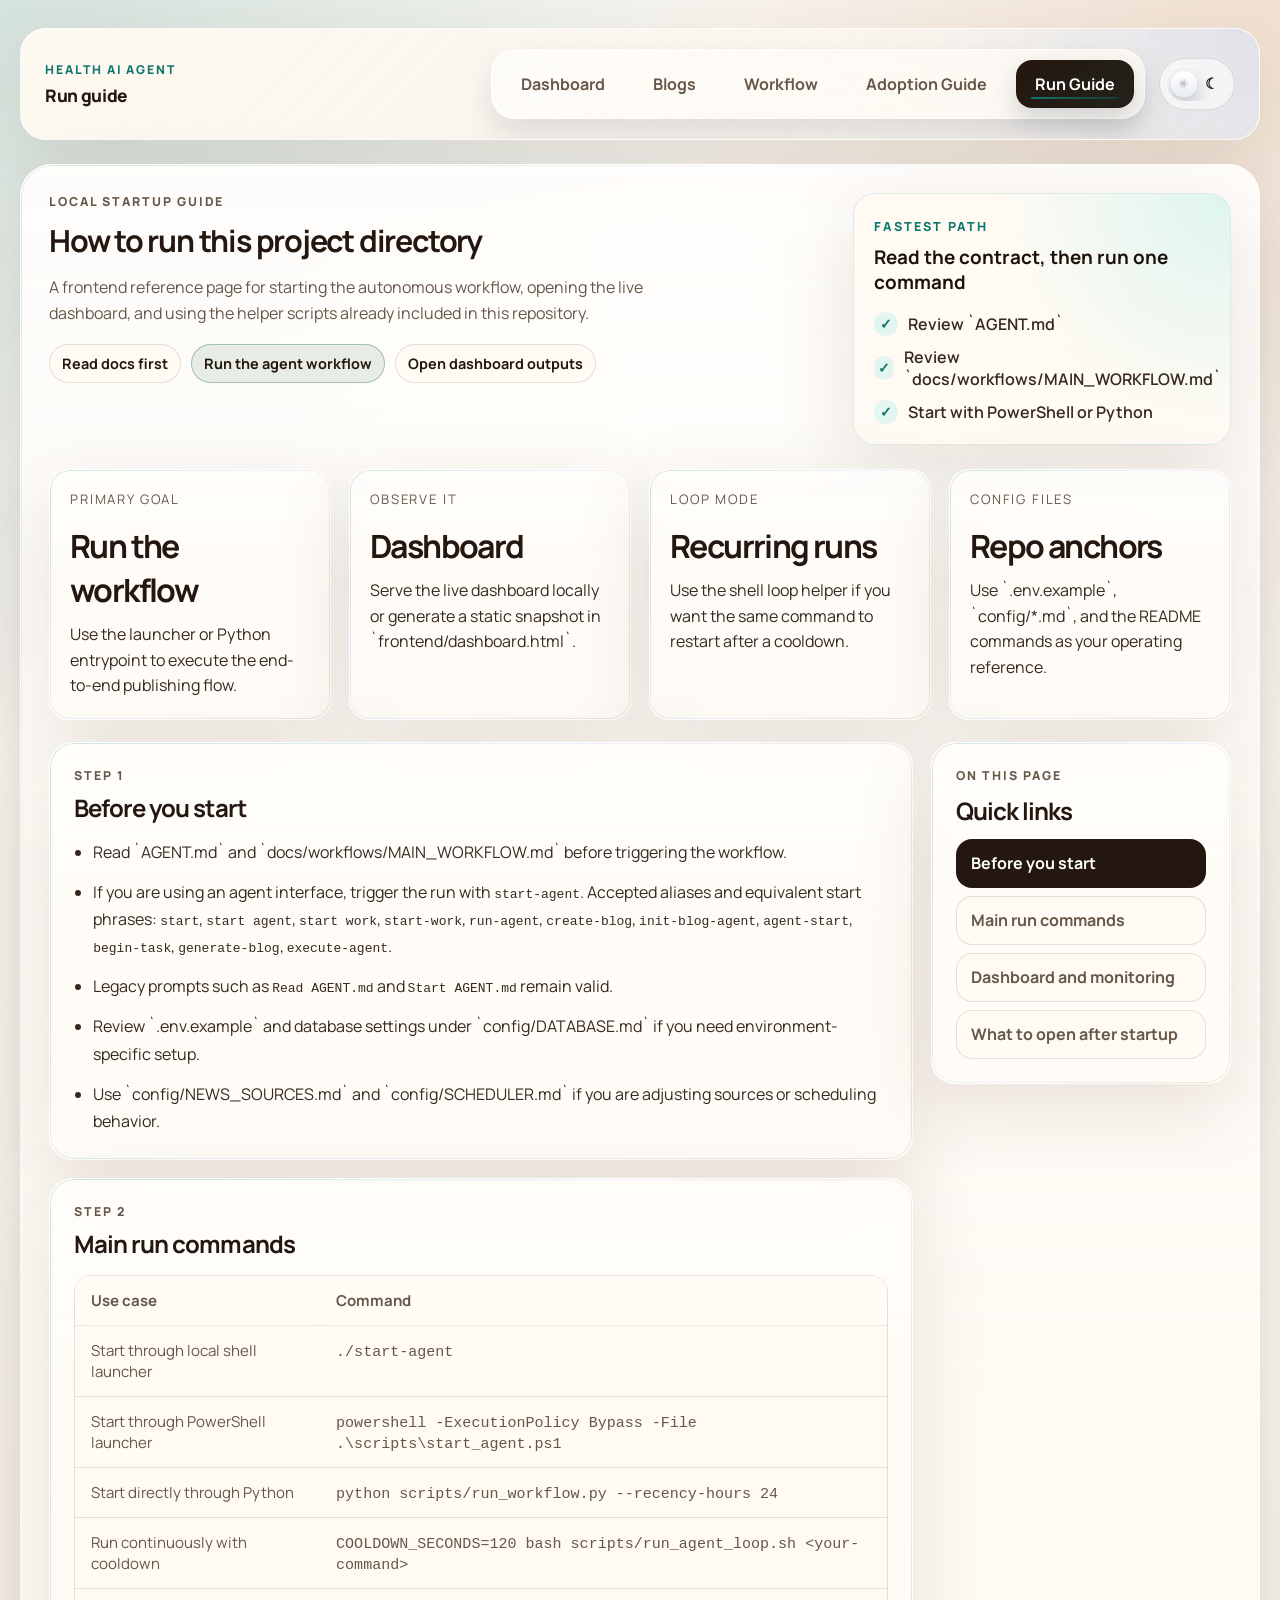
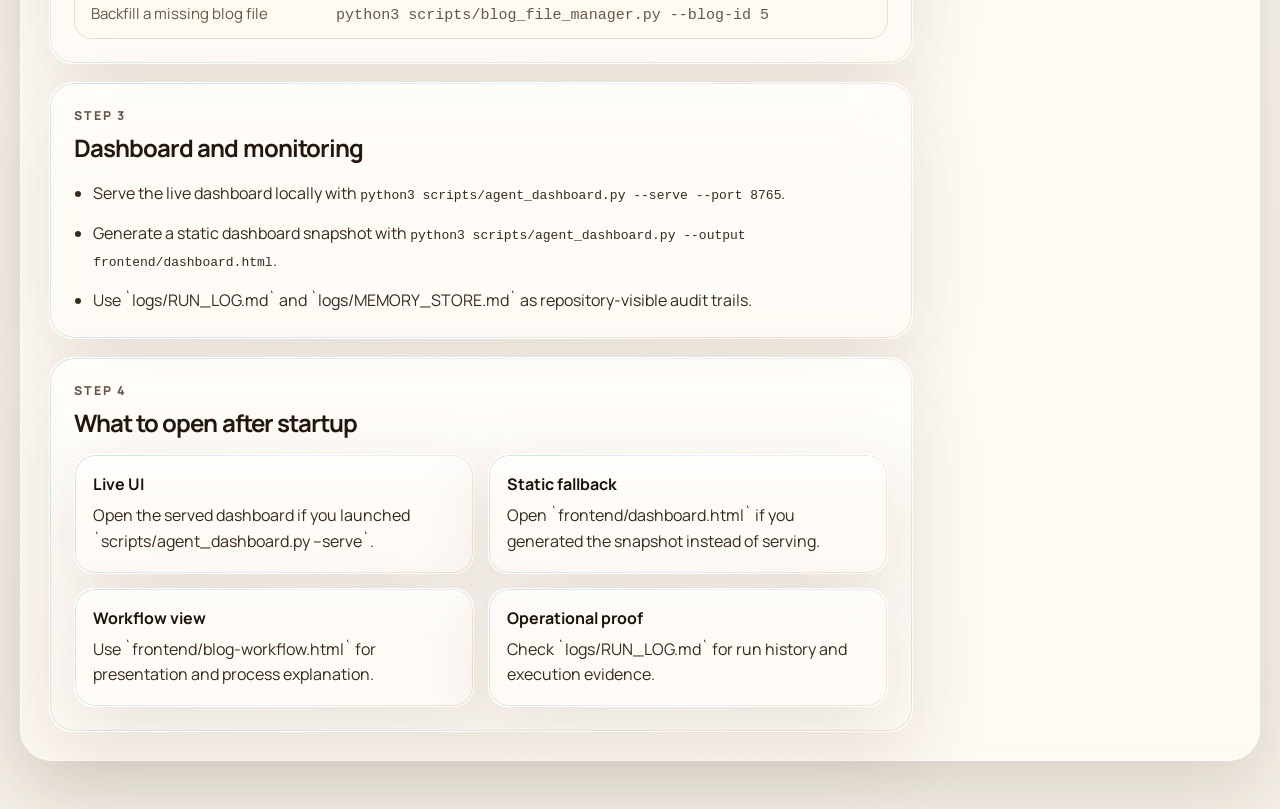
<file: frontend/run-guide.html>
<!doctype html>
<html lang="en">
  <head>
    <meta charset="utf-8" />
    <meta name="viewport" content="width=device-width, initial-scale=1" />
    <title>Health AI Agent Run Guide</title>
    <script>
      (function () {
        try {
          const stored = localStorage.getItem("health-agent-theme");
          const prefersDark =
            window.matchMedia &&
            window.matchMedia("(prefers-color-scheme: dark)").matches;
          document.documentElement.dataset.theme =
            stored === "dark" || stored === "light"
              ? stored
              : prefersDark
                ? "dark"
                : "light";
        } catch (error) {
          document.documentElement.dataset.theme = "light";
        }
      })();
    </script>
    <link rel="preconnect" href="https://fonts.googleapis.com" />
    <link rel="preconnect" href="https://fonts.gstatic.com" crossorigin />
    <link
      href="https://fonts.googleapis.com/css2?family=Manrope:wght@400;500;600;700;800&display=swap"
      rel="stylesheet"
    />
    <link rel="stylesheet" href="/frontend/styles.css" />
  </head>

  <body data-page="run-guide">
    <div class="shell">
      <div class="hero-stack">
        <header class="hero">
          <div class="app-header-brand">
            <span class="app-header-kicker">Health AI Agent</span>
            <strong>Run guide</strong>
          </div>
          <nav class="hero-nav">
            <div class="hero-nav-links">
              <a class="nav-link" href="/">Dashboard</a>
              <a class="nav-link" href="/frontend/blogs.html">Blogs</a>
              <a class="nav-link" href="/frontend/blog-workflow.html"
                >Workflow</a
              >
              <a class="nav-link" href="/frontend/agent-adoption-guide.html"
                >Adoption Guide</a
              >
              <a class="nav-link active" href="/frontend/run-guide.html"
                >Run Guide</a
              >
            </div>
            <button
              class="theme-toggle"
              id="theme-toggle"
              type="button"
              aria-pressed="false"
              aria-label="Switch to dark mode"
            >
              <span class="theme-toggle-track" aria-hidden="true">
                <span class="theme-toggle-thumb"></span>
                <span class="theme-toggle-glyph theme-toggle-glyph-sun">☀</span>
                <span class="theme-toggle-glyph theme-toggle-glyph-moon"
                  >☾</span
                >
              </span>
            </button>
          </nav>
        </header>
        <div class="hero-divider" aria-hidden="true"></div>
      </div>

      <main class="page-content">
        <section class="page-intro workflow-hero">
          <div>
            <p class="eyebrow">Local startup guide</p>
            <h1>How to run this project directory</h1>
            <p class="hero-copy">
              A frontend reference page for starting the autonomous workflow,
              opening the live dashboard, and using the helper scripts already
              included in this repository.
            </p>
            <div class="workflow-badge-row">
              <span class="workflow-pill">Read docs first</span>
              <span class="workflow-pill is-ai">Run the agent workflow</span>
              <span class="workflow-pill">Open dashboard outputs</span>
            </div>
          </div>
          <aside class="workflow-hero-highlight">
            <span class="workflow-highlight-label">Fastest path</span>
            <strong>Read the contract, then run one command</strong>
            <ul class="workflow-hero-points">
              <li><span aria-hidden="true">✓</span> Review `AGENT.md`</li>
              <li>
                <span aria-hidden="true">✓</span> Review
                `docs/workflows/MAIN_WORKFLOW.md`
              </li>
              <li>
                <span aria-hidden="true">✓</span> Start with PowerShell or
                Python
              </li>
            </ul>
          </aside>
        </section>

        <section class="workflow-summary-strip">
          <article class="workflow-summary-card">
            <span class="label">Primary goal</span
            ><strong>Run the workflow</strong>
            <p>
              Use the launcher or Python entrypoint to execute the end-to-end
              publishing flow.
            </p>
          </article>
          <article class="workflow-summary-card">
            <span class="label">Observe it</span><strong>Dashboard</strong>
            <p>
              Serve the live dashboard locally or generate a static snapshot in
              `frontend/dashboard.html`.
            </p>
          </article>
          <article class="workflow-summary-card">
            <span class="label">Loop mode</span><strong>Recurring runs</strong>
            <p>
              Use the shell loop helper if you want the same command to restart
              after a cooldown.
            </p>
          </article>
          <article class="workflow-summary-card">
            <span class="label">Config files</span><strong>Repo anchors</strong>
            <p>
              Use `.env.example`, `config/*.md`, and the README commands as your
              operating reference.
            </p>
          </article>
        </section>

        <section class="workflow-layout">
          <div class="workflow-content">
            <article class="panel workflow-section" id="before-you-start">
              <div class="panel-head">
                <div>
                  <p class="eyebrow">Step 1</p>
                  <h2>Before you start</h2>
                </div>
              </div>
              <ul class="workflow-bullet-list">
                <li>
                  Read `AGENT.md` and `docs/workflows/MAIN_WORKFLOW.md` before
                  triggering the workflow.
                </li>
                <li>
                  If you are using an agent interface, trigger the run with
                  <code>start-agent</code>. Accepted aliases and equivalent
                  start phrases: <code>start</code>, <code>start agent</code>,
                  <code>start work</code>, <code>start-work</code>,
                  <code>run-agent</code>, <code>create-blog</code>,
                  <code>init-blog-agent</code>, <code>agent-start</code>,
                  <code>begin-task</code>, <code>generate-blog</code>,
                  <code>execute-agent</code>.
                </li>
                <li>
                  Legacy prompts such as <code>Read AGENT.md</code> and
                  <code>Start AGENT.md</code> remain valid.
                </li>
                <li>
                  Review `.env.example` and database settings under
                  `config/DATABASE.md` if you need environment-specific setup.
                </li>
                <li>
                  Use `config/NEWS_SOURCES.md` and `config/SCHEDULER.md` if you
                  are adjusting sources or scheduling behavior.
                </li>
              </ul>
            </article>

            <article class="panel workflow-section" id="run-commands">
              <div class="panel-head">
                <div>
                  <p class="eyebrow">Step 2</p>
                  <h2>Main run commands</h2>
                </div>
              </div>
              <div class="table-wrap workflow-table-wrap">
                <table>
                  <thead>
                    <tr>
                      <th>Use case</th>
                      <th>Command</th>
                    </tr>
                  </thead>
                  <tbody>
                    <tr>
                      <td>Start through local shell launcher</td>
                      <td><code>./start-agent</code></td>
                    </tr>
                    <tr>
                      <td>Start through PowerShell launcher</td>
                      <td>
                        <code
                          >powershell -ExecutionPolicy Bypass -File
                          .\scripts\start_agent.ps1</code
                        >
                      </td>
                    </tr>
                    <tr>
                      <td>Start directly through Python</td>
                      <td>
                        <code
                          >python scripts/run_workflow.py --recency-hours
                          24</code
                        >
                      </td>
                    </tr>
                    <tr>
                      <td>Run continuously with cooldown</td>
                      <td>
                        <code
                          >COOLDOWN_SECONDS=120 bash scripts/run_agent_loop.sh
                          &lt;your-command&gt;</code
                        >
                      </td>
                    </tr>
                    <tr>
                      <td>Backfill a missing blog file</td>
                      <td>
                        <code
                          >python3 scripts/blog_file_manager.py --blog-id
                          5</code
                        >
                      </td>
                    </tr>
                  </tbody>
                </table>
              </div>
            </article>

            <article class="panel workflow-section" id="dashboard-tools">
              <div class="panel-head">
                <div>
                  <p class="eyebrow">Step 3</p>
                  <h2>Dashboard and monitoring</h2>
                </div>
              </div>
              <ul class="workflow-bullet-list">
                <li>
                  Serve the live dashboard locally with
                  <code
                    >python3 scripts/agent_dashboard.py --serve --port
                    8765</code
                  >.
                </li>
                <li>
                  Generate a static dashboard snapshot with
                  <code
                    >python3 scripts/agent_dashboard.py --output
                    frontend/dashboard.html</code
                  >.
                </li>
                <li>
                  Use `logs/RUN_LOG.md` and `logs/MEMORY_STORE.md` as
                  repository-visible audit trails.
                </li>
              </ul>
            </article>

            <article class="panel workflow-section" id="what-to-open">
              <div class="panel-head">
                <div>
                  <p class="eyebrow">Step 4</p>
                  <h2>What to open after startup</h2>
                </div>
              </div>
              <div class="workflow-card-grid two-up">
                <article class="workflow-mini-card">
                  <strong>Live UI</strong>
                  <p>
                    Open the served dashboard if you launched
                    `scripts/agent_dashboard.py --serve`.
                  </p>
                </article>
                <article class="workflow-mini-card">
                  <strong>Static fallback</strong>
                  <p>
                    Open `frontend/dashboard.html` if you generated the snapshot
                    instead of serving.
                  </p>
                </article>
                <article class="workflow-mini-card">
                  <strong>Workflow view</strong>
                  <p>
                    Use `frontend/blog-workflow.html` for presentation and
                    process explanation.
                  </p>
                </article>
                <article class="workflow-mini-card">
                  <strong>Operational proof</strong>
                  <p>
                    Check `logs/RUN_LOG.md` for run history and execution
                    evidence.
                  </p>
                </article>
              </div>
            </article>
          </div>

          <aside class="panel workflow-sidebar">
            <div class="workflow-sidebar-head">
              <p class="eyebrow">On this page</p>
              <h2>Quick links</h2>
            </div>
            <nav class="workflow-toc" aria-label="Run guide sections">
              <a class="workflow-toc-link" href="#before-you-start"
                >Before you start</a
              >
              <a class="workflow-toc-link" href="#run-commands"
                >Main run commands</a
              >
              <a class="workflow-toc-link" href="#dashboard-tools"
                >Dashboard and monitoring</a
              >
              <a class="workflow-toc-link" href="#what-to-open"
                >What to open after startup</a
              >
            </nav>
          </aside>
        </section>
      </main>
    </div>

    <script src="/frontend/app.js"></script>
  </body>
</html>
</file>
<file: frontend/styles.css>
:root {
  color-scheme: light;
  --bg: #f4efe7;
  --bg-top: #fbf8f3;
  --panel: rgba(255, 252, 247, 0.82);
  --panel-strong: #fffaf2;
  --line: rgba(70, 54, 41, 0.14);
  --text: #24170f;
  --muted: #665749;
  --accent: #0f766e;
  --accent-soft: #d7f3ef;
  --warn: #b45309;
  --danger: #b42318;
  --radius: 24px;
  --shadow: 0 24px 80px rgba(64, 39, 20, 0.12);
  --glow-primary: rgba(15, 118, 110, 0.16);
  --glow-secondary: rgba(180, 83, 9, 0.14);
  --surface-border: rgba(255, 255, 255, 0.72);
  --surface-border-soft: rgba(255, 255, 255, 0.65);
  --hero-border: rgba(255, 255, 255, 0.8);
  --hero-start: rgba(255, 249, 240, 0.98);
  --hero-end: rgba(246, 242, 236, 0.84);
  --content-shell-bg: rgba(255, 251, 245, 0.88);
  --content-shell-border: rgba(255, 255, 255, 0.82);
  --content-shell-shadow: 0 28px 72px rgba(64, 39, 20, 0.14);
  --content-shell-topline: rgba(255, 255, 255, 0.62);
  --nav-bg: rgba(255, 255, 255, 0.52);
  --nav-active-bg: #24170f;
  --nav-active-text: #fff;
  --article-bg: rgba(255, 255, 255, 0.52);
  --article-border: rgba(70, 54, 41, 0.1);
  --text-copy: #37291f;
  --text-strong: #1d120b;
  --quote-bg: rgba(15, 118, 110, 0.08);
  --quote-text: #29433f;
  --code-inline-bg: rgba(36, 23, 15, 0.08);
  --empty-bg: rgba(255, 255, 255, 0.45);
  --badge-success-bg: #dbfce7;
  --badge-success-text: #166534;
  --badge-error-bg: #fee4e2;
  --badge-other-bg: #e9ecef;
  --badge-other-text: #344054;
  --glass-blur: 20px;
  --glass-sheen: rgba(255, 255, 255, 0.52);
  --gradient-border-a: rgba(15, 118, 110, 0.38);
  --gradient-border-b: rgba(59, 130, 246, 0.18);
  --gradient-border-c: rgba(180, 83, 9, 0.32);
  --metric-teal: #0f766e;
  --metric-indigo: #4f46e5;
  --metric-rose: #e11d48;
  --metric-emerald: #059669;
  --metric-amber: #d97706;
  --metric-cyan: #0891b2;
  --metric-violet: #7c3aed;
  --metric-sky: #0284c7;
  --metric-blue: #2563eb;
  --dashboard-accent-strong: #134e4a;
  --dashboard-accent-soft: rgba(15, 118, 110, 0.12);
  --dashboard-highlight: rgba(37, 99, 235, 0.12);
  --chart-total: #0f766e;
  --chart-success: #16a34a;
  --chart-error: #dc2626;
  --chart-request: #b45309;
  --chart-token: #2563eb;
}

html[data-theme="dark"] {
  color-scheme: dark;
  --bg: #0b1220;
  --bg-top: #111827;
  --panel: rgba(15, 23, 42, 0.82);
  --panel-strong: #111827;
  --line: rgba(148, 163, 184, 0.22);
  --text: #f8fafc;
  --muted: #cbd5e1;
  --accent: #5eead4;
  --accent-soft: rgba(45, 212, 191, 0.16);
  --warn: #fdba74;
  --danger: #fca5a5;
  --shadow: 0 24px 80px rgba(2, 6, 23, 0.42);
  --glow-primary: rgba(45, 212, 191, 0.12);
  --glow-secondary: rgba(96, 165, 250, 0.16);
  --surface-border: rgba(148, 163, 184, 0.16);
  --surface-border-soft: rgba(148, 163, 184, 0.14);
  --hero-border: rgba(148, 163, 184, 0.16);
  --hero-start: rgba(8, 15, 29, 0.98);
  --hero-end: rgba(15, 23, 42, 0.96);
  --content-shell-bg: rgba(8, 15, 29, 0.92);
  --content-shell-border: rgba(148, 163, 184, 0.18);
  --content-shell-shadow: 0 32px 90px rgba(2, 6, 23, 0.52);
  --content-shell-topline: rgba(255, 255, 255, 0.06);
  --nav-bg: rgba(8, 15, 29, 0.9);
  --nav-active-bg: #f8fafc;
  --nav-active-text: #0b1220;
  --article-bg: rgba(15, 23, 42, 0.68);
  --article-border: rgba(148, 163, 184, 0.16);
  --text-copy: #e2e8f0;
  --text-strong: #ffffff;
  --quote-bg: rgba(45, 212, 191, 0.1);
  --quote-text: #d1fae5;
  --code-inline-bg: rgba(148, 163, 184, 0.16);
  --empty-bg: rgba(15, 23, 42, 0.56);
  --badge-success-bg: rgba(22, 163, 74, 0.18);
  --badge-success-text: #86efac;
  --badge-error-bg: rgba(220, 38, 38, 0.18);
  --badge-other-bg: rgba(71, 85, 105, 0.42);
  --badge-other-text: #e2e8f0;
  --glass-blur: 24px;
  --glass-sheen: rgba(255, 255, 255, 0.12);
  --gradient-border-a: rgba(94, 234, 212, 0.45);
  --gradient-border-b: rgba(96, 165, 250, 0.26);
  --gradient-border-c: rgba(167, 139, 250, 0.32);
  --metric-teal: #5eead4;
  --metric-indigo: #a5b4fc;
  --metric-rose: #fda4af;
  --metric-emerald: #86efac;
  --metric-amber: #fdba74;
  --metric-cyan: #67e8f9;
  --metric-violet: #c4b5fd;
  --metric-sky: #7dd3fc;
  --metric-blue: #93c5fd;
  --dashboard-accent-strong: #99f6e4;
  --dashboard-accent-soft: rgba(94, 234, 212, 0.14);
  --dashboard-highlight: rgba(96, 165, 250, 0.16);
  --chart-total: #5eead4;
  --chart-success: #86efac;
  --chart-error: #fca5a5;
  --chart-request: #fdba74;
  --chart-token: #93c5fd;
}

* {
  box-sizing: border-box;
}

html {
  scroll-behavior: smooth;
}

body {
  margin: 0;
  font-family: "Manrope", sans-serif;
  color: var(--text);
  background:
    radial-gradient(circle at top left, var(--glow-primary), transparent 28%),
    radial-gradient(circle at top right, var(--glow-secondary), transparent 24%),
    linear-gradient(180deg, var(--bg-top) 0%, var(--bg) 100%);
  min-height: 100vh;
  transition: background 0.25s ease, color 0.25s ease;
}

a {
  color: inherit;
  text-decoration: none;
}

.shell {
  width: min(1320px, calc(100% - 40px));
  margin: 0 auto;
  padding: 28px 0 48px;
  animation: page-enter 0.7s ease;
}

body[data-page="dashboard"] .shell {
  width: min(1560px, calc(100% - 40px));
}

body[data-page="dashboard"] .hero-stack {
  margin-bottom: 18px;
}

.hero-stack {
  position: static;
  padding-top: 0;
  margin-bottom: 24px;
}

.hero-divider {
  display: none;
}

.page-content {
  position: relative;
  padding: 28px;
  border-radius: calc(var(--radius) + 8px);
  border: 1px solid var(--content-shell-border);
  background:
    linear-gradient(180deg, var(--content-shell-topline), transparent 56%),
    var(--content-shell-bg);
  box-shadow: var(--content-shell-shadow);
}

.page-content::before {
  content: "";
  position: absolute;
  inset: 0;
  border-radius: inherit;
  padding: 1px;
  background: linear-gradient(135deg, color-mix(in srgb, var(--accent) 18%, transparent), transparent 32%, color-mix(in srgb, var(--surface-border) 65%, transparent));
  -webkit-mask: linear-gradient(#fff 0 0) content-box, linear-gradient(#fff 0 0);
  -webkit-mask-composite: xor;
  mask-composite: exclude;
  pointer-events: none;
  opacity: 0.8;
}

.page-content > *:first-child {
  margin-top: 0 !important;
}

.hero-stack + .metrics-grid,
.hero-stack + .blog-grid,
.hero-stack + .status-strip,
.hero-stack + .workflow-summary-strip {
  margin-top: 0;
}

.hero,
.panel,
.status-strip {
  backdrop-filter: blur(var(--glass-blur));
  box-shadow: var(--shadow);
}

.hero {
  position: relative;
  overflow: hidden;
  isolation: isolate;
  display: flex;
  justify-content: space-between;
  gap: 28px;
  align-items: center;
  padding: 20px 24px;
  border-radius: 26px;
  box-shadow: var(--shadow);
  background:
    radial-gradient(circle at top right, color-mix(in srgb, var(--dashboard-highlight) 88%, transparent), transparent 28%),
    linear-gradient(135deg, var(--hero-start), var(--hero-end));
  border: 1px solid var(--hero-border);
}

.hero::before,
.hero::after {
  display: none;
}

.page-intro h1,
.panel h2 {
  margin: 0;
  letter-spacing: -0.04em;
}

.page-intro h1 {
  font-size: clamp(1.9rem, 2vw, 3rem);
}

body[data-page="blog-detail"] .page-intro h1 {
  font-size: clamp(1.7rem, 3vw, 2rem);
  max-width: 30ch;
}

.hero-copy,
.label,
.eyebrow,
.muted,
td,
th {
  color: var(--muted);
}

.hero-copy {
  max-width: 64ch;
  line-height: 1.6;
  margin: 14px 0 0;
}

.app-header-brand {
  display: flex;
  flex-direction: column;
  gap: 6px;
  min-width: 0;
}

.app-header-kicker {
  color: var(--accent);
  font-size: 0.76rem;
  font-weight: 800;
  letter-spacing: 0.16em;
  text-transform: uppercase;
}

.app-header-brand strong {
  color: var(--text);
  font-size: 1.08rem;
  font-weight: 800;
  letter-spacing: -0.02em;
}

.dashboard-hero {
  align-items: flex-start;
}

.dashboard-hero-main {
  flex: 1 1 auto;
  min-width: 0;
  display: grid;
  gap: 10px;
}

.dashboard-hero-side {
  flex: 0 1 760px;
  display: grid;
  justify-items: end;
}

.dashboard-hero-nav {
  width: 100%;
}

.dashboard-header-meta {
  margin: 0;
  color: var(--muted);
  font-size: 0.92rem;
  line-height: 1.5;
}

.dashboard-refresh-mini {
  min-width: 136px;
  padding: 10px 14px;
  border-radius: 16px;
  border: 1px solid color-mix(in srgb, var(--surface-border) 72%, transparent);
  background: linear-gradient(180deg, color-mix(in srgb, var(--panel-strong) 74%, transparent), transparent);
}

.dashboard-refresh-mini strong {
  display: block;
  margin-top: 6px;
  font-size: 1rem;
  color: var(--text);
}

.eyebrow {
  margin: 0 0 10px;
  text-transform: uppercase;
  letter-spacing: 0.16em;
  font-size: 0.77rem;
  font-weight: 800;
}

.hero-nav {
  display: flex;
  justify-content: flex-end;
  align-items: center;
  gap: 14px;
  flex-wrap: nowrap;
  max-width: 100%;
  margin-left: auto;
}

.hero-nav-links {
  display: inline-flex;
  align-items: center;
  gap: 10px;
  padding: 10px;
  border-radius: 24px;
  border: 1px solid color-mix(in srgb, var(--surface-border-soft) 90%, transparent);
  background:
    linear-gradient(135deg, color-mix(in srgb, var(--nav-bg) 84%, white 16%), color-mix(in srgb, var(--panel-strong) 78%, transparent));
  box-shadow:
    inset 0 1px 0 rgba(255, 255, 255, 0.18),
    0 16px 32px rgba(15, 23, 42, 0.12);
  backdrop-filter: blur(calc(var(--glass-blur) * 0.8));
}

html[data-theme="dark"] .hero-nav-links {
  box-shadow:
    inset 0 1px 0 rgba(255, 255, 255, 0.06),
    0 16px 34px rgba(2, 6, 23, 0.34);
}

.nav-link {
  position: relative;
  display: inline-flex;
  align-items: center;
  justify-content: center;
  min-height: 46px;
  padding: 12px 18px;
  border-radius: 16px;
  border: 1px solid transparent;
  background: transparent;
  color: var(--muted);
  font-weight: 700;
  white-space: nowrap;
  transition: transform 0.24s ease, background 0.24s ease, color 0.24s ease, border-color 0.24s ease, box-shadow 0.24s ease;
}

.nav-link::after {
  content: "";
  position: absolute;
  left: 14px;
  right: 14px;
  bottom: 8px;
  height: 2px;
  border-radius: 999px;
  background: linear-gradient(90deg, var(--accent), color-mix(in srgb, var(--accent) 28%, transparent));
  transform: scaleX(0);
  transform-origin: center;
  transition: transform 0.24s ease;
}

.nav-link.active {
  background: linear-gradient(135deg, var(--nav-active-bg), color-mix(in srgb, var(--nav-active-bg) 88%, var(--accent)));
  color: var(--nav-active-text);
  border-color: color-mix(in srgb, var(--nav-active-bg) 70%, var(--line));
  box-shadow: 0 12px 24px rgba(15, 23, 42, 0.16);
}

.nav-link.active::after,
.nav-link:hover::after {
  transform: scaleX(1);
}

.nav-link:hover {
  transform: translateY(-2px);
  border-color: color-mix(in srgb, var(--accent) 28%, var(--line));
  background: linear-gradient(135deg, color-mix(in srgb, var(--dashboard-accent-soft) 90%, transparent), color-mix(in srgb, var(--accent-soft) 36%, transparent));
  color: var(--text);
}

.theme-toggle {
  position: relative;
  display: inline-flex;
  align-items: center;
  justify-content: center;
  gap: 12px;
  min-height: 52px;
  padding: 6px;
  border-radius: 999px;
  border: 1px solid var(--line);
  background: linear-gradient(135deg, color-mix(in srgb, var(--nav-bg) 80%, white 20%), var(--nav-bg));
  color: var(--text);
  font: inherit;
  font-weight: 700;
  cursor: pointer;
  flex-shrink: 0;
  box-shadow: inset 0 1px 0 rgba(255, 255, 255, 0.14);
  transition: transform 0.24s ease, border-color 0.24s ease, box-shadow 0.24s ease, background 0.3s ease;
}

html[data-theme="dark"] .theme-toggle {
  box-shadow:
    inset 0 1px 0 rgba(255, 255, 255, 0.05),
    0 12px 28px rgba(2, 6, 23, 0.22);
}

.page-intro {
  margin-bottom: 24px;
}

.page-intro:last-child {
  margin-bottom: 0;
}

.theme-toggle:hover {
  transform: translateY(-2px);
  border-color: color-mix(in srgb, var(--accent) 34%, var(--line));
  box-shadow: 0 16px 28px rgba(15, 23, 42, 0.16);
}

.theme-toggle:focus-visible {
  outline: 2px solid var(--accent);
  outline-offset: 2px;
}

.theme-toggle-track {
  position: relative;
  display: inline-grid;
  place-items: center;
  width: 62px;
  height: 36px;
  padding: 4px;
  border-radius: 999px;
  border: 1px solid rgba(255, 255, 255, 0.14);
  background: linear-gradient(135deg, rgba(255, 255, 255, 0.16), rgba(255, 255, 255, 0.04));
  overflow: hidden;
}

.theme-toggle-thumb {
  position: absolute;
  top: 4px;
  left: 4px;
  width: 26px;
  height: 26px;
  border-radius: 999px;
  background: linear-gradient(180deg, #ffffff, #e8edf5);
  box-shadow: 0 8px 18px rgba(15, 23, 42, 0.25);
  transition: transform 0.34s cubic-bezier(0.22, 1, 0.36, 1), background 0.3s ease;
}

.theme-toggle-glyph {
  position: absolute;
  top: 50%;
  transform: translateY(-50%);
  font-size: 0.95rem;
  line-height: 1;
  transition: opacity 0.24s ease, transform 0.34s ease;
}

.theme-toggle-glyph-sun {
  left: 9px;
  opacity: 0;
  transform: translateY(-50%) scale(0.78) rotate(-25deg);
}

.theme-toggle-glyph-moon {
  right: 9px;
  opacity: 0.9;
}

.theme-toggle-copy {
  display: grid;
  gap: 2px;
  text-align: left;
}

.theme-toggle-title {
  font-size: 0.72rem;
  letter-spacing: 0.14em;
  text-transform: uppercase;
  color: var(--muted);
}

.theme-toggle-label {
  font-size: 0.92rem;
}

.theme-toggle[data-theme="dark"] .theme-toggle-thumb {
  transform: translateX(26px);
  background: linear-gradient(180deg, #fef3c7, #fde68a);
}

.theme-toggle[data-theme="dark"] .theme-toggle-glyph-sun {
  opacity: 0.95;
  transform: translateY(-50%) scale(1) rotate(0deg);
}

.theme-toggle[data-theme="dark"] .theme-toggle-glyph-moon {
  opacity: 0.28;
  transform: translateY(-50%) scale(0.86);
}

.theme-toggle[data-theme="light"] .theme-toggle-glyph-sun {
  opacity: 0.22;
}

.theme-toggle[data-theme="light"] .theme-toggle-glyph-moon {
  opacity: 0.95;
  transform: translateY(-50%) scale(1);
}

.theme-toggle[data-mode="auto"] .theme-toggle-title::after {
  content: " • Auto";
  color: var(--accent);
}

.status-strip {
  margin-top: 18px;
  display: grid;
  grid-template-columns: repeat(auto-fit, minmax(180px, 1fr));
  gap: 16px;
  padding: 18px 22px;
  border-radius: 20px;
  background: var(--panel);
  border: 1px solid var(--surface-border-soft);
}

.status-strip>div,
.metric-card,
.panel,
.blog-card,
.memory-card,
.workflow-summary-card,
.workflow-mini-card,
.workflow-step-card {
  position: relative;
  overflow: hidden;
  transition: transform 0.28s ease, box-shadow 0.28s ease, border-color 0.28s ease, background 0.28s ease;
}

.status-strip>div {
  padding: 12px 14px;
  border-radius: 16px;
  background: linear-gradient(180deg, color-mix(in srgb, var(--panel-strong) 70%, transparent), transparent);
  border: 1px solid color-mix(in srgb, var(--surface-border) 72%, transparent);
}

.status-strip>div::before,
.metric-card::before,
.panel::before,
.blog-card::before,
.memory-card::before,
.workflow-summary-card::before,
.workflow-mini-card::before,
.workflow-step-card::before {
  content: "";
  position: absolute;
  inset: 0 0 auto;
  height: 1px;
  background: linear-gradient(90deg, transparent, rgba(255, 255, 255, 0.7), transparent);
  opacity: 0.7;
}

.metric-card::after,
.panel::after,
.blog-card::after,
.memory-card::after,
.workflow-summary-card::after,
.workflow-mini-card::after,
.workflow-step-card::after {
  content: "";
  position: absolute;
  inset: 0;
  padding: 1px;
  border-radius: inherit;
  background: linear-gradient(120deg, var(--gradient-border-a), var(--gradient-border-b), var(--gradient-border-c));
  opacity: 0.5;
  -webkit-mask:
    linear-gradient(#fff 0 0) content-box,
    linear-gradient(#fff 0 0);
  -webkit-mask-composite: xor;
  mask-composite: exclude;
  pointer-events: none;
  animation: border-shift 8s linear infinite;
}

.status-strip>div:hover,
.metric-card:hover,
.panel:hover,
.blog-card:hover,
.memory-card:hover,
.workflow-summary-card:hover,
.workflow-mini-card:hover,
.workflow-step-card:hover {
  transform: translateY(-4px);
  border-color: color-mix(in srgb, var(--accent) 24%, var(--surface-border));
  box-shadow: 0 26px 54px rgba(15, 23, 42, 0.12);
}

.metric-card:hover::after,
.panel:hover::after,
.blog-card:hover::after,
.memory-card:hover::after,
.workflow-summary-card:hover::after,
.workflow-mini-card:hover::after,
.workflow-step-card:hover::after {
  opacity: 0.92;
}

.label {
  display: block;
  font-size: 0.82rem;
  text-transform: uppercase;
  letter-spacing: 0.14em;
  margin-bottom: 6px;
}

.status-strip strong {
  font-size: 1rem;
}

.dashboard-live-pill {
  display: inline-flex;
  align-items: center;
  justify-content: center;
  min-height: 36px;
  padding: 8px 12px;
  border-radius: 999px;
  font-size: 0.78rem;
  font-weight: 800;
  letter-spacing: 0.1em;
  text-transform: uppercase;
  border: 1px solid transparent;
}

.dashboard-live-pill[data-state="live"] {
  background: var(--badge-success-bg);
  color: var(--badge-success-text);
}

.dashboard-live-pill[data-state="loading"],
.dashboard-live-pill[data-state="manual"] {
  background: color-mix(in srgb, var(--accent-soft) 72%, transparent);
  color: var(--dashboard-accent-strong);
}

.dashboard-live-pill[data-state="error"] {
  background: var(--badge-error-bg);
  color: var(--danger);
}

.refresh-button {
  display: inline-flex;
  align-items: center;
  justify-content: center;
  min-height: 46px;
  padding: 12px 18px;
  border: 1px solid color-mix(in srgb, var(--accent) 22%, var(--line));
  border-radius: 16px;
  background: linear-gradient(135deg, color-mix(in srgb, var(--dashboard-accent-soft) 92%, white 8%), color-mix(in srgb, var(--panel-strong) 78%, transparent));
  color: var(--text);
  font: inherit;
  font-weight: 800;
  cursor: pointer;
  transition: transform 0.24s ease, box-shadow 0.24s ease, border-color 0.24s ease, opacity 0.24s ease;
}

.refresh-button:hover:not(:disabled) {
  transform: translateY(-2px);
  border-color: color-mix(in srgb, var(--accent) 42%, var(--line));
  box-shadow: 0 18px 30px rgba(15, 23, 42, 0.14);
}

.refresh-button:disabled {
  cursor: progress;
  opacity: 0.78;
}

.dashboard-help-panel {
  margin-top: 26px;
}

.metrics-grid,
.panel-grid,
.blog-grid {
  margin-top: 22px;
  display: grid;
  gap: 18px;
}

.metrics-grid {
  grid-template-columns: repeat(auto-fit, minmax(170px, 1fr));
}

body[data-page="dashboard"] .metrics-grid {
  grid-template-columns: repeat(auto-fit, minmax(185px, 1fr));
  gap: 20px;
}

.metric-card,
.panel,
.blog-card,
.memory-card {
  border: 1px solid var(--surface-border);
  background:
    linear-gradient(180deg, color-mix(in srgb, var(--glass-sheen) 100%, transparent), transparent 48%),
    var(--panel);
}

.metric-card {
  padding: 18px;
  border-radius: 20px;
  box-shadow: var(--shadow);
}

.metric-card-head {
  display: flex;
  align-items: center;
  justify-content: space-between;
  gap: 12px;
}

.metric-icon {
  display: inline-grid;
  place-items: center;
  width: 2.4rem;
  height: 2.4rem;
  border-radius: 16px;
  font-size: 1rem;
  font-weight: 800;
  border: 1px solid currentColor;
  background: color-mix(in srgb, currentColor 12%, transparent);
  box-shadow: inset 0 1px 0 rgba(255, 255, 255, 0.14);
}

.metric-card-teal .metric-icon {
  color: var(--metric-teal);
}

.metric-card-indigo .metric-icon {
  color: var(--metric-indigo);
}

.metric-card-rose .metric-icon {
  color: var(--metric-rose);
}

.metric-card-emerald .metric-icon {
  color: var(--metric-emerald);
}

.metric-card-amber .metric-icon {
  color: var(--metric-amber);
}

.metric-card-cyan .metric-icon {
  color: var(--metric-cyan);
}

.metric-card-violet .metric-icon {
  color: var(--metric-violet);
}

.metric-card-sky .metric-icon {
  color: var(--metric-sky);
}

.metric-card-blue .metric-icon {
  color: var(--metric-blue);
}

.metric-card strong {
  display: block;
  margin-top: 10px;
  font-size: 2rem;
  letter-spacing: -0.05em;
  background: linear-gradient(135deg, var(--text), color-mix(in srgb, var(--accent) 68%, var(--text)));
  -webkit-background-clip: text;
  background-clip: text;
  color: transparent;
}

.metric-card .label {
  margin: 0;
}

.panel-grid {
  grid-template-columns: 1.35fr 1fr;
}

.panel-grid-charts {
  grid-template-columns: minmax(0, 1.55fr) minmax(340px, 1fr);
}

.panel-grid-operations {
  grid-template-columns: minmax(0, 1.4fr) minmax(340px, 1fr);
  align-items: start;
}

.panel {
  padding: 24px;
  border-radius: var(--radius);
}

.panel-head h2,
.blog-body h2 {
  line-height: 1.14;
}

.panel-head {
  display: flex;
  align-items: center;
  justify-content: space-between;
  gap: 14px;
  margin-bottom: 18px;
}

.table-wrap {
  overflow-x: auto;
  border-radius: 18px;
  border: 1px solid var(--line);
  background: color-mix(in srgb, var(--panel-strong) 82%, transparent);
}

table {
  width: 100%;
  border-collapse: collapse;
  background: var(--panel-strong);
}

thead th {
  background: color-mix(in srgb, var(--panel) 85%, transparent);
  backdrop-filter: blur(10px);
}

th,
td {
  padding: 14px 16px;
  border-bottom: 1px solid var(--line);
  text-align: left;
  vertical-align: top;
  font-size: 0.94rem;
}

tbody tr:last-child td {
  border-bottom: 0;
}

tbody tr:hover td {
  background: color-mix(in srgb, var(--accent-soft) 34%, transparent);
}

.status-badge {
  display: inline-flex;
  padding: 7px 10px;
  border-radius: 999px;
  font-weight: 700;
  font-size: 0.78rem;
  letter-spacing: 0.08em;
  text-transform: uppercase;
}

.status-badge.success {
  background: var(--badge-success-bg);
  color: var(--badge-success-text);
}

.status-badge.error {
  background: var(--badge-error-bg);
  color: var(--danger);
}

.status-badge.other {
  background: var(--badge-other-bg);
  color: var(--badge-other-text);
}

.memory-list {
  display: grid;
  gap: 12px;
}

.memory-card {
  padding: 16px;
  border-radius: 18px;
}

.memory-card p {
  margin: 8px 0 0;
  line-height: 1.55;
}

.memory-meta {
  display: flex;
  gap: 10px;
  flex-wrap: wrap;
  font-size: 0.82rem;
  color: var(--muted);
}

.bar-chart {
  display: flex;
  align-items: end;
  gap: 12px;
  min-height: 280px;
  padding-top: 16px;
}

.bar-chart.compact {
  min-height: 240px;
}

.bar-group {
  flex: 1;
  min-width: 0;
}

.bar-stack {
  height: 210px;
  display: flex;
  align-items: end;
  justify-content: center;
  gap: 6px;
}

.bar {
  width: 100%;
  max-width: 18px;
  border-radius: 999px 999px 0 0;
  min-height: 4px;
  box-shadow: 0 8px 20px color-mix(in srgb, currentColor 18%, transparent);
  transition: transform 0.24s ease, opacity 0.24s ease;
}

.bar-group:hover .bar {
  transform: translateY(-4px);
}

.bar-label {
  margin-top: 12px;
  font-size: 0.77rem;
  text-align: center;
  color: var(--muted);
}

.blog-grid {
  grid-template-columns: repeat(auto-fit, minmax(280px, 1fr));
}

.blog-card {
  overflow: hidden;
  border-radius: var(--radius);
  box-shadow: var(--shadow);
  backdrop-filter: blur(var(--glass-blur));
}

.blog-media {
  aspect-ratio: 16 / 9;
  background: linear-gradient(135deg, rgba(15, 118, 110, 0.18), rgba(180, 83, 9, 0.18));
  display: grid;
  place-items: center;
}

.blog-media img {
  width: 100%;
  height: 100%;
  object-fit: cover;
  display: block;
  transition: transform 0.55s ease, filter 0.3s ease;
}

.blog-card:hover .blog-media img {
  transform: scale(1.05);
  filter: saturate(1.05);
}

.blog-body {
  padding: 20px;
  display: grid;
  gap: 10px;
}

.blog-body h2 {
  font-size: 1.28rem;
  margin-bottom: 10px;
}

.blog-summary {
  line-height: 1.65;
  margin: 12px 0 18px;
  color: var(--muted);
}

.chip-row,
.blog-actions {
  display: flex;
  gap: 10px;
  flex-wrap: wrap;
}

.chip {
  display: inline-flex;
  align-items: center;
  padding: 7px 10px;
  border-radius: 999px;
  background: var(--accent-soft);
  color: var(--accent);
  font-weight: 700;
  font-size: 0.82rem;
  border: 1px solid color-mix(in srgb, var(--accent) 16%, transparent);
}

.blog-link {
  padding: 10px 14px;
  border-radius: 999px;
  background: linear-gradient(135deg, color-mix(in srgb, var(--accent) 46%, var(--text)), var(--text));
  color: #fff;
  font-weight: 700;
  transition: transform 0.24s ease, box-shadow 0.24s ease, border-color 0.24s ease, background 0.24s ease;
}

.blog-link.secondary {
  background: color-mix(in srgb, var(--panel-strong) 78%, transparent);
  color: var(--text);
  border: 1px solid var(--line);
}

.blog-link:hover {
  transform: translateY(-1px);
  box-shadow: 0 14px 26px rgba(15, 23, 42, 0.14);
}

.workflow-summary-strip {
  margin-top: 22px;
  display: grid;
  grid-template-columns: repeat(auto-fit, minmax(220px, 1fr));
  gap: 18px;
}

.workflow-sprite {
  position: absolute;
  width: 0;
  height: 0;
  overflow: hidden;
}

.workflow-svg-icon {
  width: 20px;
  height: 20px;
  stroke: currentColor;
  fill: none;
  stroke-width: 1.9;
  stroke-linecap: round;
  stroke-linejoin: round;
}

.workflow-hero {
  display: grid;
  grid-template-columns: minmax(0, 1.35fr) minmax(280px, 0.65fr);
  gap: 18px;
  align-items: start;
}

.workflow-badge-row {
  display: flex;
  gap: 10px;
  flex-wrap: wrap;
  margin-top: 18px;
}

.workflow-pill {
  display: inline-flex;
  align-items: center;
  gap: 8px;
  padding: 9px 12px;
  border-radius: 999px;
  border: 1px solid var(--line);
  background: color-mix(in srgb, var(--panel-strong) 78%, transparent);
  color: var(--text);
  font-weight: 700;
  font-size: 0.9rem;
}

.workflow-pill .workflow-svg-icon {
  width: 16px;
  height: 16px;
}

.workflow-pill.is-manual {
  border-color: color-mix(in srgb, #f59e0b 24%, var(--line));
  background: color-mix(in srgb, #f59e0b 10%, var(--panel-strong));
}

.workflow-pill.is-ai {
  border-color: color-mix(in srgb, #0f766e 24%, var(--line));
  background: color-mix(in srgb, #0f766e 10%, var(--panel-strong));
}

.workflow-hero-highlight {
  padding: 20px;
  border-radius: 22px;
  border: 1px solid color-mix(in srgb, var(--accent) 14%, var(--surface-border));
  background:
    radial-gradient(circle at top right, color-mix(in srgb, var(--accent-soft) 82%, transparent), transparent 52%),
    color-mix(in srgb, var(--panel-strong) 82%, transparent);
  box-shadow: var(--shadow);
}

.workflow-highlight-label {
  display: inline-block;
  margin-bottom: 10px;
  font-size: 0.78rem;
  font-weight: 800;
  letter-spacing: 0.16em;
  text-transform: uppercase;
  color: var(--accent);
}

.workflow-hero-highlight strong {
  display: block;
  color: var(--text-strong);
  font-size: 1.18rem;
  line-height: 1.35;
}

.workflow-hero-points {
  list-style: none;
  margin: 16px 0 0;
  padding: 0;
  display: grid;
  gap: 10px;
}

.workflow-hero-points li {
  display: flex;
  align-items: center;
  gap: 10px;
  color: var(--text-copy);
  font-weight: 600;
}

.workflow-hero-points li span {
  width: 24px;
  height: 24px;
  border-radius: 999px;
  display: inline-grid;
  place-items: center;
  background: color-mix(in srgb, var(--accent-soft) 70%, transparent);
  color: var(--accent);
  font-size: 0.85rem;
  font-weight: 800;
}

.workflow-hero-points li span .workflow-svg-icon {
  width: 14px;
  height: 14px;
}

.workflow-summary-card,
.workflow-mini-card,
.workflow-step-card {
  position: relative;
  overflow: hidden;
  border-radius: 20px;
  border: 1px solid var(--surface-border);
  background:
    linear-gradient(180deg, color-mix(in srgb, var(--glass-sheen) 100%, transparent), transparent 48%),
    var(--panel);
  box-shadow: var(--shadow);
}

.workflow-summary-card {
  padding: 20px;
}

.workflow-summary-card.is-manual {
  background:
    linear-gradient(180deg, color-mix(in srgb, #f59e0b 11%, transparent), transparent 48%),
    var(--panel);
}

.workflow-summary-card.is-ai {
  background:
    linear-gradient(180deg, color-mix(in srgb, #0f766e 11%, transparent), transparent 48%),
    var(--panel);
}

.workflow-summary-top {
  display: flex;
  align-items: center;
  gap: 12px;
}

.workflow-legend-strip {
  margin-top: 18px;
  padding: 22px;
  border-radius: 26px;
  border: 1px solid var(--surface-border);
  background:
    linear-gradient(180deg, color-mix(in srgb, var(--glass-sheen) 100%, transparent), transparent 46%),
    color-mix(in srgb, var(--panel-strong) 76%, transparent);
  box-shadow: var(--shadow);
  display: grid;
  grid-template-columns: minmax(220px, 0.9fr) minmax(0, 1.1fr);
  gap: 18px;
}

.workflow-legend-copy h2,
.workflow-slide-separator h2 {
  margin: 0;
  color: var(--text-strong);
  letter-spacing: -0.04em;
}

.workflow-legend-items {
  display: grid;
  gap: 12px;
}

.workflow-legend-item {
  display: grid;
  grid-template-columns: auto auto 1fr;
  gap: 12px;
  align-items: center;
  padding: 14px 16px;
  border-radius: 18px;
  border: 1px solid var(--surface-border);
  background: color-mix(in srgb, var(--panel) 78%, transparent);
}

.workflow-legend-item strong {
  display: block;
  color: var(--text-strong);
  margin-bottom: 3px;
}

.workflow-legend-item p {
  margin: 0;
  color: var(--text-copy);
  line-height: 1.55;
}

.workflow-legend-swatch {
  width: 10px;
  height: 42px;
  border-radius: 999px;
  background: var(--muted);
}

.workflow-legend-icon,
.workflow-separator-icon {
  width: 46px;
  height: 46px;
  border-radius: 16px;
  display: inline-flex;
  align-items: center;
  justify-content: center;
  background: color-mix(in srgb, var(--panel-strong) 84%, transparent);
  border: 1px solid color-mix(in srgb, var(--surface-border) 76%, transparent);
}

.workflow-legend-item.is-manual .workflow-legend-swatch,
.workflow-slide-separator.is-manual {
  --workflow-tone: #d97706;
}

.workflow-legend-item.is-ai .workflow-legend-swatch,
.workflow-slide-separator.is-ai {
  --workflow-tone: #0f766e;
}

.workflow-legend-item.is-neutral .workflow-legend-swatch,
.workflow-slide-separator.is-neutral {
  --workflow-tone: #475569;
}

.workflow-legend-item.is-manual .workflow-legend-swatch,
.workflow-legend-item.is-ai .workflow-legend-swatch,
.workflow-legend-item.is-neutral .workflow-legend-swatch {
  background: var(--workflow-tone);
}

.workflow-legend-item.is-manual .workflow-legend-icon,
.workflow-slide-separator.is-manual .workflow-separator-icon,
.workflow-summary-card.is-manual .workflow-card-icon {
  color: #d97706;
  background: color-mix(in srgb, #f59e0b 16%, var(--panel-strong));
  border-color: color-mix(in srgb, #f59e0b 28%, var(--surface-border));
}

.workflow-legend-item.is-ai .workflow-legend-icon,
.workflow-slide-separator.is-ai .workflow-separator-icon,
.workflow-summary-card.is-ai .workflow-card-icon {
  color: #0f766e;
  background: color-mix(in srgb, #0f766e 14%, var(--panel-strong));
  border-color: color-mix(in srgb, #0f766e 28%, var(--surface-border));
}

.workflow-legend-item.is-neutral .workflow-legend-icon,
.workflow-slide-separator.is-neutral .workflow-separator-icon {
  color: #475569;
}

.workflow-card-icon,
.workflow-item-icon,
.workflow-flow-icon,
.workflow-lane-icon {
  display: inline-flex;
  align-items: center;
  justify-content: center;
  flex-shrink: 0;
}

.workflow-card-icon,
.workflow-lane-icon {
  width: 48px;
  height: 48px;
  border-radius: 16px;
  font-size: 1.25rem;
  background: color-mix(in srgb, var(--accent-soft) 78%, transparent);
  border: 1px solid color-mix(in srgb, var(--accent) 16%, transparent);
}

.workflow-item-icon,
.workflow-flow-icon {
  width: 42px;
  height: 42px;
  border-radius: 14px;
  font-size: 1.05rem;
  background: color-mix(in srgb, var(--panel-strong) 75%, transparent);
  border: 1px solid color-mix(in srgb, var(--surface-border) 80%, transparent);
}

.workflow-summary-card strong {
  display: block;
  margin-top: 16px;
  font-size: 2rem;
  letter-spacing: -0.05em;
}

.workflow-summary-card p,
.workflow-mini-card p,
.workflow-step-card p,
.workflow-note {
  color: var(--text-copy);
}

.workflow-summary-card p {
  margin: 10px 0 0;
  line-height: 1.6;
}

.workflow-layout {
  margin-top: 22px;
  display: grid;
  grid-template-columns: minmax(0, 1fr) 300px;
  gap: 18px;
  align-items: start;
}

.workflow-layout--single {
  grid-template-columns: minmax(0, 1fr);
}

.workflow-content {
  display: grid;
  gap: 18px;
}

.workflow-slide-separator {
  position: relative;
  overflow: hidden;
  padding: 26px 24px;
  border-radius: 28px;
  border: 1px solid color-mix(in srgb, var(--workflow-tone) 24%, var(--surface-border));
  background:
    radial-gradient(circle at top right, color-mix(in srgb, var(--workflow-tone) 18%, transparent), transparent 42%),
    linear-gradient(135deg, color-mix(in srgb, var(--workflow-tone) 9%, transparent), color-mix(in srgb, var(--panel-strong) 86%, transparent));
  box-shadow: var(--shadow);
}

.workflow-slide-separator::after {
  content: attr(data-step);
  position: absolute;
  right: 22px;
  top: 10px;
  font-size: clamp(3.4rem, 8vw, 5.8rem);
  font-weight: 800;
  letter-spacing: -0.08em;
  color: color-mix(in srgb, var(--workflow-tone) 18%, transparent);
  pointer-events: none;
}

.workflow-slide-separator-main {
  position: relative;
  display: grid;
  grid-template-columns: auto 1fr;
  gap: 16px;
  align-items: center;
  z-index: 1;
}

.workflow-slide-separator-main p:not(.eyebrow) {
  margin: 8px 0 0;
  color: var(--text-copy);
  max-width: 60ch;
  line-height: 1.65;
}

.workflow-diagram-panel {
  overflow: hidden;
}

.workflow-agent-map {
  overflow: hidden;
}

.workflow-agent-map > p {
  margin-top: 0;
  color: var(--text-copy);
  line-height: 1.7;
  max-width: 72ch;
}

.workflow-agent-core-card {
  display: grid;
  grid-template-columns: auto 1fr;
  gap: 16px;
  align-items: start;
  margin-top: 18px;
  padding: 20px;
  border-radius: 24px;
  border: 1px solid color-mix(in srgb, #0f766e 22%, var(--surface-border));
  background:
    radial-gradient(circle at top right, color-mix(in srgb, #0f766e 14%, transparent), transparent 44%),
    linear-gradient(135deg, color-mix(in srgb, #0f766e 9%, transparent), color-mix(in srgb, var(--panel-strong) 86%, transparent));
}

.workflow-agent-core-card .workflow-lane-icon {
  color: #0f766e;
  background: color-mix(in srgb, #0f766e 14%, var(--panel-strong));
  border-color: color-mix(in srgb, #0f766e 24%, var(--surface-border));
}

.workflow-agent-core-card h3,
.workflow-agent-node strong,
.workflow-agent-support-card strong {
  color: var(--text-strong);
}

.workflow-agent-core-card h3 {
  margin: 2px 0 6px;
}

.workflow-agent-core-card p:not(.eyebrow) {
  margin: 0;
  color: var(--text-copy);
  line-height: 1.65;
}

.workflow-agent-instruction {
  margin: 14px 0 0;
  font-weight: 700;
}

.workflow-agent-path {
  display: grid;
  grid-template-columns: repeat(4, minmax(0, 1fr));
  gap: 14px;
  margin-top: 18px;
}

.workflow-agent-node {
  position: relative;
  display: grid;
  gap: 12px;
  padding: 16px;
  border-radius: 20px;
  border: 1px solid color-mix(in srgb, #0f766e 18%, var(--surface-border));
  background: color-mix(in srgb, var(--panel) 82%, transparent);
  min-height: 170px;
}

.workflow-agent-node::after {
  content: "";
  position: absolute;
  top: 50%;
  right: -11px;
  width: 14px;
  height: 14px;
  border-top: 2px solid #0f766e;
  border-right: 2px solid #0f766e;
  transform: translateY(-50%) rotate(45deg);
  opacity: 0.8;
}

.workflow-agent-node:not(:last-child)::before {
  content: "";
  position: absolute;
  top: 50%;
  right: -15px;
  width: 18px;
  height: 2px;
  background: linear-gradient(90deg, color-mix(in srgb, #0f766e 22%, transparent), #0f766e);
  transform: translateY(-50%);
  opacity: 0.9;
}

.workflow-agent-node:nth-child(4)::after,
.workflow-agent-node:nth-child(8)::after {
  display: none;
}

.workflow-agent-node .workflow-flow-icon,
.workflow-agent-support-card .workflow-item-icon {
  color: #0f766e;
  background: color-mix(in srgb, #0f766e 14%, var(--panel-strong));
  border-color: color-mix(in srgb, #0f766e 22%, var(--surface-border));
}

.workflow-agent-node strong {
  display: block;
}

.workflow-agent-node p,
.workflow-agent-support-card p {
  margin: 0;
  color: var(--text-copy);
  line-height: 1.6;
}

.workflow-agent-support-grid {
  display: grid;
  grid-template-columns: repeat(3, minmax(0, 1fr));
  gap: 14px;
  margin-top: 18px;
}

.workflow-agent-support-card {
  display: grid;
  grid-template-columns: auto 1fr;
  gap: 12px;
  align-items: start;
  padding: 16px;
  border-radius: 20px;
  border: 1px solid var(--surface-border);
  background: color-mix(in srgb, var(--panel) 78%, transparent);
}

.workflow-pipeline-panel,
.workflow-architecture-panel,
.workflow-swimlane-panel {
  overflow: hidden;
}

.workflow-pipeline-wrap {
  margin-top: 18px;
  overflow-x: auto;
  padding-bottom: 6px;
}

.workflow-pipeline-svg {
  width: 100%;
  min-width: 1040px;
  height: auto;
  display: block;
}

.workflow-pipeline-track {
  fill: none;
  stroke: color-mix(in srgb, #0f766e 20%, var(--surface-border));
  stroke-width: 10;
  stroke-linecap: round;
}

.workflow-pipeline-flow {
  fill: none;
  stroke: url(#workflowPipelineGradient);
  stroke-width: 6;
  stroke-linecap: round;
  stroke-dasharray: 22 14;
  animation: workflow-pipeline-dash 2.4s linear infinite;
}

.workflow-pipeline-stage rect {
  stroke-width: 1.5;
}

.workflow-pipeline-stage text {
  text-anchor: middle;
  fill: var(--text-strong);
  font-weight: 800;
}

.workflow-pipeline-stage text:last-child {
  font-size: 0.9rem;
  font-weight: 600;
  fill: var(--text-copy);
}

.workflow-pipeline-stage.is-input rect {
  fill: color-mix(in srgb, #0ea5e9 10%, var(--panel-strong));
  stroke: color-mix(in srgb, #0ea5e9 28%, var(--surface-border));
}

.workflow-pipeline-stage.is-agent rect {
  fill: color-mix(in srgb, #0f766e 10%, var(--panel-strong));
  stroke: color-mix(in srgb, #0f766e 28%, var(--surface-border));
}

.workflow-pipeline-stage.is-guard rect {
  fill: color-mix(in srgb, #f59e0b 10%, var(--panel-strong));
  stroke: color-mix(in srgb, #f59e0b 28%, var(--surface-border));
}

.workflow-pipeline-stage.is-output rect {
  fill: color-mix(in srgb, #22c55e 10%, var(--panel-strong));
  stroke: color-mix(in srgb, #22c55e 28%, var(--surface-border));
}

.workflow-pipeline-pulse {
  fill: #14b8a6;
  opacity: 0.95;
  filter: drop-shadow(0 0 12px rgba(20, 184, 166, 0.55));
}

.workflow-pipeline-pulse-two {
  fill: #22c55e;
}

.workflow-architecture-grid {
  margin-top: 18px;
  display: grid;
  grid-template-columns: minmax(0, 0.9fr) minmax(320px, 1.1fr) minmax(0, 0.9fr);
  gap: 18px;
  align-items: center;
}

.workflow-architecture-column {
  display: grid;
  gap: 12px;
}

.workflow-architecture-card,
.workflow-architecture-core,
.workflow-architecture-mini-card {
  position: relative;
  border-radius: 22px;
  background: color-mix(in srgb, var(--panel) 80%, transparent);
}

.workflow-architecture-card {
  display: grid;
  grid-template-columns: auto 1fr;
  gap: 12px;
  align-items: start;
  padding: 16px;
  border: 1px solid var(--surface-border);
}

.workflow-architecture-card.is-input {
  border-color: color-mix(in srgb, #0ea5e9 24%, var(--surface-border));
}

.workflow-architecture-card.is-output {
  border-color: color-mix(in srgb, #22c55e 24%, var(--surface-border));
}

.workflow-architecture-card strong,
.workflow-architecture-core h3,
.workflow-architecture-mini-card strong {
  color: var(--text-strong);
}

.workflow-architecture-card p,
.workflow-architecture-core p:not(.eyebrow),
.workflow-architecture-mini-card p {
  margin: 0;
  color: var(--text-copy);
  line-height: 1.6;
}

.workflow-architecture-center {
  position: relative;
  padding: 18px;
  border-radius: 28px;
  border: 1px solid color-mix(in srgb, #0f766e 20%, var(--surface-border));
  background:
    radial-gradient(circle at center, color-mix(in srgb, #0f766e 10%, transparent), transparent 58%),
    color-mix(in srgb, var(--panel-strong) 82%, transparent);
}

.workflow-architecture-center::before,
.workflow-architecture-center::after {
  content: "";
  position: absolute;
  top: 50%;
  width: 26px;
  height: 2px;
  background: linear-gradient(90deg, color-mix(in srgb, #0f766e 12%, transparent), #0f766e);
  transform: translateY(-50%);
}

.workflow-architecture-center::before {
  left: -22px;
}

.workflow-architecture-center::after {
  right: -22px;
}

.workflow-architecture-orbit {
  position: absolute;
  inset: 18px;
  border-radius: 26px;
  border: 1px dashed color-mix(in srgb, #0f766e 24%, var(--surface-border));
  animation: workflow-architecture-orbit 12s linear infinite;
  opacity: 0.8;
  pointer-events: none;
}

.workflow-architecture-core {
  position: relative;
  display: grid;
  grid-template-columns: auto 1fr;
  gap: 14px;
  align-items: start;
  padding: 18px;
  border: 1px solid color-mix(in srgb, #0f766e 24%, var(--surface-border));
  background:
    linear-gradient(135deg, color-mix(in srgb, #0f766e 11%, transparent), color-mix(in srgb, var(--panel) 88%, transparent));
  z-index: 1;
}

.workflow-architecture-core .workflow-lane-icon,
.workflow-architecture-card .workflow-item-icon {
  color: #0f766e;
  background: color-mix(in srgb, #0f766e 14%, var(--panel-strong));
  border-color: color-mix(in srgb, #0f766e 22%, var(--surface-border));
}

.workflow-architecture-core h3 {
  margin: 2px 0 6px;
}

.workflow-architecture-mini-grid {
  position: relative;
  z-index: 1;
  display: grid;
  grid-template-columns: repeat(2, minmax(0, 1fr));
  gap: 12px;
  margin-top: 14px;
}

.workflow-architecture-mini-card {
  padding: 14px 16px;
  border: 1px solid var(--surface-border);
}

.workflow-swimlane-panel {
  overflow-x: auto;
}

.workflow-swimlane-board {
  margin-top: 18px;
  min-width: 860px;
  display: grid;
  grid-template-columns: 180px repeat(6, minmax(110px, 1fr));
  gap: 10px;
  align-items: stretch;
}

.workflow-swimlane-head,
.workflow-swimlane-label,
.workflow-swimlane-cell {
  border-radius: 18px;
}

.workflow-swimlane-head {
  display: flex;
  align-items: center;
  justify-content: center;
  min-height: 52px;
  border: 1px solid var(--surface-border);
  background: color-mix(in srgb, var(--panel-strong) 82%, transparent);
  color: var(--text-strong);
  font-weight: 800;
}

.workflow-swimlane-corner {
  justify-content: flex-start;
  padding: 0 18px;
}

.workflow-swimlane-label {
  display: flex;
  align-items: center;
  padding: 18px;
  border: 1px solid var(--surface-border);
  font-weight: 800;
  color: var(--text-strong);
}

.workflow-swimlane-cell {
  position: relative;
  min-height: 90px;
  border: 1px solid var(--surface-border);
  background: color-mix(in srgb, var(--panel) 78%, transparent);
  padding: 10px;
}

.workflow-swimlane-label.is-source,
.workflow-swimlane-cell.is-source {
  background: color-mix(in srgb, #0ea5e9 8%, var(--panel-strong));
}

.workflow-swimlane-label.is-agent,
.workflow-swimlane-cell.is-agent {
  background: color-mix(in srgb, #0f766e 8%, var(--panel-strong));
}

.workflow-swimlane-label.is-guard,
.workflow-swimlane-cell.is-guard {
  background: color-mix(in srgb, #f59e0b 8%, var(--panel-strong));
}

.workflow-swimlane-label.is-output,
.workflow-swimlane-cell.is-output {
  background: color-mix(in srgb, #22c55e 8%, var(--panel-strong));
}

.workflow-swimlane-pill {
  display: inline-flex;
  align-items: center;
  justify-content: center;
  min-height: 100%;
  width: 100%;
  padding: 12px;
  border-radius: 14px;
  border: 1px solid color-mix(in srgb, var(--surface-border) 82%, transparent);
  background: color-mix(in srgb, var(--panel) 84%, transparent);
  color: var(--text-strong);
  text-align: center;
  font-weight: 700;
  line-height: 1.45;
}

@keyframes workflow-pipeline-dash {
  from {
    stroke-dashoffset: 0;
  }

  to {
    stroke-dashoffset: -72;
  }
}

@keyframes workflow-architecture-orbit {
  from {
    transform: rotate(0deg);
  }

  to {
    transform: rotate(360deg);
  }
}

.workflow-diagram-grid {
  display: grid;
  grid-template-columns: repeat(2, minmax(0, 1fr));
  gap: 18px;
}

.workflow-lane {
  --workflow-tone: var(--accent);
  padding: 20px;
  border-radius: 24px;
  border: 1px solid var(--surface-border);
  background: color-mix(in srgb, var(--panel-strong) 80%, transparent);
}

.workflow-lane-manual {
  --workflow-tone: #d97706;
  background:
    linear-gradient(180deg, color-mix(in srgb, #f59e0b 10%, transparent), transparent 38%),
    color-mix(in srgb, var(--panel-strong) 80%, transparent);
}

.workflow-lane-ai {
  --workflow-tone: #0f766e;
  background:
    linear-gradient(180deg, color-mix(in srgb, #0f766e 10%, transparent), transparent 38%),
    color-mix(in srgb, var(--panel-strong) 80%, transparent);
}

.workflow-lane-manual .workflow-lane-icon,
.workflow-lane-manual .workflow-flow-icon,
.workflow-lane-manual .workflow-item-icon {
  color: #d97706;
  background: color-mix(in srgb, #f59e0b 13%, var(--panel-strong));
  border-color: color-mix(in srgb, #f59e0b 24%, var(--surface-border));
}

.workflow-lane-ai .workflow-lane-icon,
.workflow-lane-ai .workflow-flow-icon,
.workflow-lane-ai .workflow-item-icon {
  color: #0f766e;
  background: color-mix(in srgb, #0f766e 14%, var(--panel-strong));
  border-color: color-mix(in srgb, #0f766e 24%, var(--surface-border));
}

.workflow-lane-head {
  display: grid;
  grid-template-columns: auto 1fr;
  gap: 14px;
  align-items: start;
  margin-bottom: 16px;
}

.workflow-lane-head h3 {
  margin: 2px 0 6px;
  color: var(--text-strong);
}

.workflow-lane-head p:not(.eyebrow) {
  margin: 0;
  color: var(--text-copy);
  line-height: 1.6;
}

.workflow-flow {
  display: grid;
  gap: 14px;
}

.workflow-flow-step {
  position: relative;
  display: grid;
  grid-template-columns: auto 1fr;
  gap: 12px;
  align-items: start;
  padding: 14px;
  border-radius: 18px;
  border: 1px solid color-mix(in srgb, var(--surface-border) 82%, transparent);
  background: color-mix(in srgb, var(--panel) 76%, transparent);
  overflow: visible;
}

.workflow-flow-step:not(:last-child)::before {
  content: "";
  position: absolute;
  left: 18px;
  bottom: -22px;
  width: 12px;
  height: 12px;
  border-right: 2px solid var(--workflow-tone);
  border-bottom: 2px solid var(--workflow-tone);
  transform: rotate(45deg);
  opacity: 0.78;
  animation: workflow-arrow-head 1.7s ease-in-out infinite;
}

.workflow-flow-step:not(:last-child)::after {
  content: "";
  position: absolute;
  left: 23px;
  bottom: -17px;
  width: 2px;
  height: 19px;
  border-radius: 999px;
  background: linear-gradient(180deg, color-mix(in srgb, var(--workflow-tone) 12%, transparent), var(--workflow-tone), color-mix(in srgb, var(--workflow-tone) 16%, transparent));
  opacity: 0.9;
  animation: workflow-arrow-line 1.7s ease-in-out infinite;
}

.workflow-flow-step:nth-child(2)::before,
.workflow-flow-step:nth-child(2)::after {
  animation-delay: 0.15s;
}

.workflow-flow-step:nth-child(3)::before,
.workflow-flow-step:nth-child(3)::after {
  animation-delay: 0.3s;
}

.workflow-flow-step strong {
  display: block;
  margin-bottom: 4px;
  color: var(--text-strong);
}

.workflow-flow-step span:not(.workflow-flow-icon) {
  color: var(--text-copy);
  line-height: 1.55;
}

.workflow-section {
  scroll-margin-top: 28px;
}

.workflow-card-grid,
.workflow-steps-grid {
  display: grid;
  gap: 14px;
}

.workflow-card-grid.two-up {
  grid-template-columns: repeat(2, minmax(0, 1fr));
}

.workflow-card-grid.three-up {
  grid-template-columns: repeat(3, minmax(0, 1fr));
}

.workflow-steps-grid {
  grid-template-columns: repeat(2, minmax(0, 1fr));
}

.workflow-mini-card,
.workflow-step-card {
  padding: 18px;
}

.workflow-item-head,
.workflow-step-top {
  display: flex;
  align-items: center;
  justify-content: space-between;
  gap: 12px;
}

.workflow-item-head {
  justify-content: flex-start;
  align-items: flex-start;
}

.workflow-step-icon {
  width: 38px;
  height: 38px;
  border-radius: 12px;
}

.workflow-mini-card strong,
.workflow-step-card h3 {
  color: var(--text-strong);
}

.workflow-mini-card p,
.workflow-step-card p {
  margin: 8px 0 0;
  line-height: 1.6;
}

.workflow-step-card h3 {
  margin: 12px 0 0;
}

.workflow-step-index {
  display: inline-flex;
  align-items: center;
  justify-content: center;
  width: 2.75rem;
  height: 2.75rem;
  border-radius: 16px;
  font-size: 0.86rem;
  font-weight: 800;
  letter-spacing: 0.08em;
  color: var(--accent);
  background: var(--accent-soft);
  border: 1px solid color-mix(in srgb, var(--accent) 18%, transparent);
}

.workflow-bullet-list {
  margin: 0;
  padding-left: 1.2rem;
}

.workflow-bullet-list li+li {
  margin-top: 0.8rem;
}

.workflow-bullet-list li {
  color: var(--text-copy);
  line-height: 1.7;
}

.workflow-note {
  margin-bottom: 0;
}

.workflow-sidebar {
  position: sticky;
  top: 24px;
}

.workflow-sidebar-head {
  margin-bottom: 12px;
}

.workflow-toc {
  display: grid;
  gap: 8px;
}

.workflow-toc-link {
  padding: 12px 14px;
  border-radius: 16px;
  border: 1px solid var(--line);
  background: color-mix(in srgb, var(--panel-strong) 78%, transparent);
  color: var(--muted);
  font-weight: 700;
  line-height: 1.45;
  transition: transform 0.24s ease, border-color 0.24s ease, background 0.24s ease, color 0.24s ease;
}

.workflow-toc-link:hover {
  transform: translateX(2px);
  border-color: color-mix(in srgb, var(--accent) 28%, var(--line));
  color: var(--text);
}

.workflow-toc-link.active {
  color: var(--nav-active-text);
  background: var(--nav-active-bg);
  border-color: color-mix(in srgb, var(--nav-active-bg) 72%, var(--line));
}

.workflow-table-wrap {
  margin-top: 0;
}

html[data-theme="dark"] .workflow-lane,
html[data-theme="dark"] .workflow-flow-step,
html[data-theme="dark"] .workflow-hero-highlight,
html[data-theme="dark"] .workflow-legend-strip,
html[data-theme="dark"] .workflow-slide-separator {
  box-shadow: 0 18px 40px rgba(2, 6, 23, 0.22);
}

@keyframes workflow-arrow-line {
  0%,
  100% {
    opacity: 0.25;
    transform: translateY(-4px) scaleY(0.6);
  }

  50% {
    opacity: 1;
    transform: translateY(0) scaleY(1);
  }
}

@keyframes workflow-arrow-head {
  0%,
  100% {
    opacity: 0.25;
    transform: translateY(-4px) rotate(45deg);
  }

  50% {
    opacity: 1;
    transform: translateY(0) rotate(45deg);
  }
}

.detail-layout {
  margin-top: 22px;
}

.detail-main {
  padding: 0;
  overflow: hidden;
}

.detail-media {
  min-height: 320px;
  background: linear-gradient(135deg, rgba(15, 118, 110, 0.18), rgba(180, 83, 9, 0.18));
  display: grid;
  place-items: center;
}

.detail-media img {
  width: 100%;
  height: 100%;
  max-height: 520px;
  object-fit: cover;
  display: block;
}

.detail-actions,
.detail-content {
  padding: 24px;
}

.detail-actions {
  display: flex;
  gap: 12px;
  flex-wrap: wrap;
  border-bottom: 1px solid var(--line);
}

.detail-content {
  line-height: 1.8;
  color: var(--text);
  /* max-width: 78ch; */
  /* margin: 0 auto; */
  font-size: 1.02rem;
}

.article-body {
  background: var(--article-bg);
  border: 1px solid var(--article-border);
  border-radius: 20px;
  padding: 22px;
}

.detail-content h2,
.detail-content h3,
.detail-content h4 {
  letter-spacing: -0.03em;
  line-height: 1.2;
  margin-top: 2.2rem;
  margin-bottom: 0.8rem;
}

.detail-content h1 {
  font-size: 1.7rem;
  line-height: 1.15;
  margin-top: 0;
  margin-bottom: 1rem;
  letter-spacing: -0.04em;
}

.detail-content h2 {
  font-size: 1.35rem;
}

.detail-content h3 {
  font-size: 1.15rem;
}

.detail-content p:first-child {
  margin-top: 0;
}

.detail-content p,
.detail-content ul,
.detail-content ol,
.detail-content blockquote {
  margin: 0 0 1.1rem;
}

.detail-content p {
  color: var(--text-copy);
}

.detail-content strong {
  color: var(--text-strong);
}

.detail-content ul,
.detail-content ol {
  padding-left: 1.3rem;
}

.detail-content li+li {
  margin-top: 0.45rem;
}

.detail-content img,
.detail-content table,
.detail-content pre {
  max-width: 100%;
}

.detail-content table {
  width: 100%;
  border-collapse: collapse;
  margin: 1.2rem 0;
  background: var(--panel-strong);
  border: 1px solid var(--line);
  border-radius: 14px;
  overflow: hidden;
}

.detail-content th,
.detail-content td {
  border: 1px solid var(--line);
}

.detail-content blockquote {
  padding: 14px 18px;
  border-left: 4px solid var(--accent);
  background: var(--quote-bg);
  border-radius: 0 14px 14px 0;
  color: var(--quote-text);
}

.detail-content a {
  color: var(--accent);
  text-decoration: underline;
  text-underline-offset: 0.14em;
}

.detail-content code {
  padding: 0.14rem 0.38rem;
  border-radius: 8px;
  background: var(--code-inline-bg);
  font-size: 0.92em;
}

.detail-content pre {
  padding: 16px;
  overflow-x: auto;
  border-radius: 14px;
  background: #201a16;
  color: #f9f4ee;
}

.empty-state {
  padding: 18px;
  border-radius: 18px;
  border: 1px dashed var(--line);
  color: var(--muted);
  background: var(--empty-bg);
}

.media-empty-state {
  width: calc(100% - 24px);
  max-width: 240px;
  text-align: center;
}

.status-strip>div,
.metrics-grid>*,
.panel-grid>*,
.blog-grid>* {
  animation: surface-enter 0.7s ease both;
}

.metrics-grid>*:nth-child(2),
.panel-grid>*:nth-child(2),
.blog-grid>*:nth-child(2),
.status-strip>div:nth-child(2) {
  animation-delay: 0.06s;
}

.metrics-grid>*:nth-child(3),
.panel-grid>*:nth-child(3),
.blog-grid>*:nth-child(3),
.status-strip>div:nth-child(3) {
  animation-delay: 0.12s;
}

@keyframes page-enter {
  from {
    opacity: 0;
    transform: translateY(10px);
  }

  to {
    opacity: 1;
    transform: translateY(0);
  }
}

@keyframes border-shift {
  from {
    filter: hue-rotate(0deg);
  }

  to {
    filter: hue-rotate(360deg);
  }
}

@keyframes surface-enter {
  from {
    opacity: 0;
    transform: translateY(16px) scale(0.985);
  }

  to {
    opacity: 1;
    transform: translateY(0) scale(1);
  }
}

@media (max-width: 920px) {

  .workflow-layout,
  .workflow-hero,
  .workflow-legend-strip,
  .workflow-diagram-grid,
  .workflow-agent-path,
  .workflow-agent-support-grid,
  .workflow-architecture-grid,
  .workflow-architecture-mini-grid,
  .workflow-card-grid.two-up,
  .workflow-card-grid.three-up,
  .workflow-steps-grid {
    grid-template-columns: 1fr;
  }

  .workflow-agent-core-card,
  .workflow-agent-support-card,
  .workflow-architecture-card,
  .workflow-architecture-core {
    grid-template-columns: 1fr;
  }

  .workflow-pipeline-svg {
    min-width: 920px;
  }

  .workflow-architecture-center::before,
  .workflow-architecture-center::after {
    display: none;
  }

  .workflow-agent-node {
    min-height: auto;
  }

  .workflow-agent-node::after,
  .workflow-agent-node:not(:last-child)::before,
  .workflow-agent-node:nth-child(4)::after {
    display: none;
  }

  .workflow-slide-separator-main {
    grid-template-columns: 1fr;
    align-items: start;
  }

  .workflow-sidebar {
    position: static;
  }

  .panel-grid {
    grid-template-columns: 1fr;
  }

  .dashboard-hero {
    gap: 18px;
  }

  .hero {
    flex-direction: column;
    align-items: stretch;
    padding: 18px;
  }

  .hero-stack {
    position: static;
    padding-top: 0;
    margin-bottom: 20px;
  }

  .page-content {
    padding: 20px;
  }

  .hero-nav {
    width: 100%;
    justify-content: space-between;
    flex-wrap: wrap;
  }

  .hero-nav-links {
    flex: 1 1 auto;
    min-width: 0;
    flex-wrap: wrap;
  }

  .dashboard-hero-side {
    width: 100%;
    justify-items: stretch;
  }

  .theme-toggle {
    margin-left: auto;
  }

  .refresh-button {
    width: auto;
  }
}

@media (max-width: 640px) {
  .shell {
    width: min(100% - 20px, 1320px);
    padding-top: 18px;
  }

  .hero-stack {
    position: static;
    padding-top: 0;
    margin-bottom: 16px;
  }

  .page-content {
    padding: 16px;
    border-radius: 22px;
  }

  .dashboard-refresh-mini {
    padding-inline: 16px;
  }

  .panel,
  .hero {
    padding: 18px;
    border-radius: 20px;
  }

  .page-intro {
    margin-bottom: 18px;
  }

  .hero-nav {
    flex-direction: column;
    align-items: stretch;
  }

  .hero-nav-links {
    width: 100%;
    display: grid;
    grid-template-columns: 1fr;
    border-radius: 22px;
  }

  .dashboard-live-pill,
  .dashboard-refresh-mini {
    width: auto;
    justify-content: center;
  }

  .nav-link {
    width: 100%;
  }

  .theme-toggle {
    width: auto;
    align-self: flex-end;
    margin-left: 0;
  }

  .workflow-summary-card strong {
    font-size: 1.6rem;
  }

  .workflow-card-icon,
  .workflow-lane-icon {
    width: 42px;
    height: 42px;
  }

  .workflow-item-icon,
  .workflow-flow-icon {
    width: 36px;
    height: 36px;
  }

  .workflow-slide-separator {
    padding: 22px 18px;
  }

  .workflow-slide-separator::after {
    right: 16px;
    font-size: 3.2rem;
  }

  .workflow-flow-step:not(:last-child)::before {
    left: 15px;
  }

  .workflow-flow-step:not(:last-child)::after {
    left: 20px;
  }

  .workflow-toc-link:hover {
    transform: none;
  }

  th,
  td {
    padding: 12px;
  }
}

@media (prefers-reduced-motion: reduce) {

  *,
  *::before,
  *::after {
    animation: none !important;
    transition: none !important;
    scroll-behavior: auto !important;
  }
}
</file>
